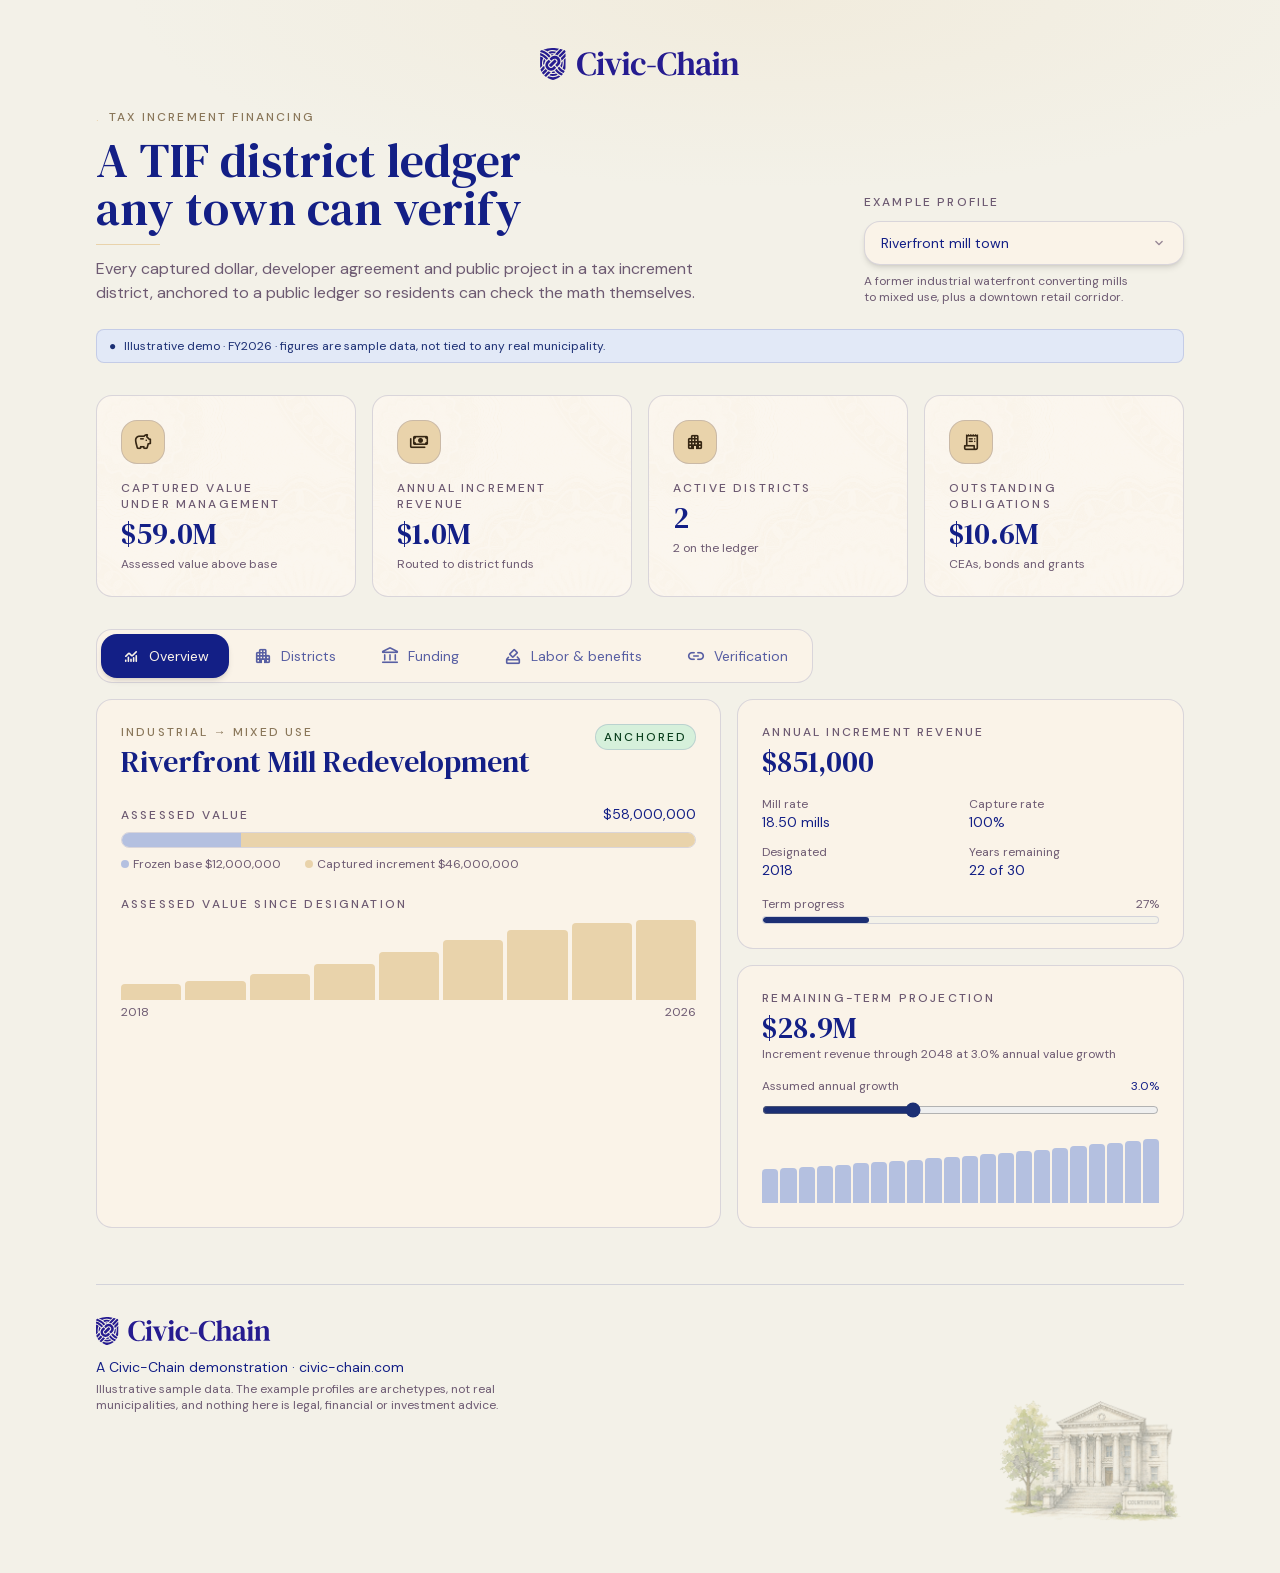
<file: index.html>
<!DOCTYPE html><html lang="en" class="dm_sans_d89fb377-module__B_rulq__variable dm_serif_text_f4016ba0-module__GzdR8q__variable materialsymbols_67d55a40-module__iyZNXq__variable"><head><meta charSet="utf-8"/><meta name="viewport" content="width=device-width, initial-scale=1"/><link rel="preload" href="/_next/static/media/19155629e56b2aed-s.p.1-yexets919qm.woff2" as="font" crossorigin="" type="font/woff2"/><link rel="preload" href="/_next/static/media/5c285b27cdda1fe8-s.p.2_mbdogr7ni8i.woff2" as="font" crossorigin="" type="font/woff2"/><link rel="preload" as="image" href="/brand/civic-logo-w-text-horizontal.svg"/><link rel="stylesheet" href="/_next/static/chunks/31x5f541qaan2.css" data-precedence="next"/><link rel="stylesheet" href="/_next/static/chunks/1pe9_2g4p2-42.css" data-precedence="next"/><link rel="preload" as="script" fetchPriority="low" href="/_next/static/chunks/1xfwz1-7t571r.js"/><script src="/_next/static/chunks/0n0rui61xd07d.js" async=""></script><script src="/_next/static/chunks/1zg5veasx51wb.js" async=""></script><script src="/_next/static/chunks/3j9pm5otqxm82.js" async=""></script><script src="/_next/static/chunks/turbopack-1zeeu1kulp8no.js" async=""></script><script src="/_next/static/chunks/1el5-48au3iai.js" async=""></script><script src="/_next/static/chunks/0wm80bg1n35hn.js" async=""></script><script src="/_next/static/chunks/22odb5hva3a4-.js" async=""></script><script src="/_next/static/chunks/19zwwwatzo_67.js" async=""></script><script src="/_next/static/chunks/1j52kcwpo0qx_.js" async=""></script><script src="/_next/static/chunks/1zw2zt8p-4kl0.js" async=""></script><script src="/_next/static/chunks/2supyykyu2zxa.js" async=""></script><script src="/_next/static/chunks/0-ec484au3zdn.js" async=""></script><link rel="preload" href="https://www.googletagmanager.com/gtag/js?id=G-XWG2R2RLM5" as="script"/><meta name="next-size-adjust" content=""/><title>Civic-Chain: Tax Increment Financing (Demo)</title><meta name="description" content="Town-agnostic Civic-Chain demo for tax increment financing: captured value, developer agreements, public projects and on-chain verification. Illustrative sample data."/><meta name="application-name" content="Civic-Chain"/><meta property="og:title" content="Civic-Chain | Transparent Municipal Procurement Platform"/><meta property="og:description" content="Civic-Chain is a municipal procurement platform designed for faster payments, transparent records, and clearer public spending."/><meta property="og:url" content="https://civic-chain.com"/><meta property="og:site_name" content="Civic-Chain"/><meta property="og:locale" content="en_US"/><meta property="og:image" content="https://civic-chain.com/brand/civic-chain-social-preview.webp"/><meta property="og:image:type" content="image/webp"/><meta property="og:image:width" content="3840"/><meta property="og:image:height" content="2160"/><meta property="og:image:alt" content="Civic-Chain logo beside a town hall illustration."/><meta property="og:type" content="website"/><meta name="twitter:card" content="summary_large_image"/><meta name="twitter:title" content="Civic-Chain | Transparent Municipal Procurement Platform"/><meta name="twitter:description" content="Civic-Chain is a municipal procurement platform designed for faster payments, transparent records, and clearer public spending."/><meta name="twitter:image" content="https://civic-chain.com/brand/civic-chain-social-preview.webp"/><meta name="twitter:image:alt" content="Civic-Chain logo beside a town hall illustration."/><meta name="twitter:image:type" content="image/webp"/><meta name="twitter:image:width" content="3840"/><meta name="twitter:image:height" content="2160"/><link rel="icon" href="/brand/favico.png" sizes="64x64" type="image/png"/><script src="/_next/static/chunks/0cz1d0mv5g_q7.js" noModule=""></script></head><body><div hidden=""><!--$--><!--/$--></div><script type="application/ld+json">{"@context":"https://schema.org","@type":"Organization","@id":"https://civic-chain.com/#organization","name":"Civic-Chain","url":"https://civic-chain.com","logo":"https://civic-chain.com/brand/civic-chain-logo.svg","description":"Civic-Chain is a municipal procurement platform designed for faster payments, transparent records, and clearer public spending.","founder":[{"@type":"Person","name":"Justin Harvey","jobTitle":"Chief Product Officer","sameAs":"https://www.linkedin.com/in/justin-harvey-cspo/"},{"@type":"Person","name":"Michael Stansfield","jobTitle":"Chief Executive Officer","sameAs":"https://www.linkedin.com/in/michael-s-9144b096/"},{"@type":"Person","name":"Daniel Durante","jobTitle":"Chief Technology Officer","sameAs":"https://www.linkedin.com/in/daniel-durante/"}]}</script><script type="application/ld+json">{"@context":"https://schema.org","@type":"WebSite","@id":"https://civic-chain.com/#website","name":"Civic-Chain","url":"https://civic-chain.com","description":"Civic-Chain is a municipal procurement platform designed for faster payments, transparent records, and clearer public spending.","publisher":{"@id":"https://civic-chain.com/#organization"}}</script><main class="mx-auto min-h-screen w-full max-w-6xl px-4 py-8 lg:px-8 lg:py-12"><header class="flex flex-col gap-6"><img alt="Civic-Chain" width="310" height="64" decoding="async" data-nimg="1" class="h-8 w-auto" style="color:transparent" src="/brand/civic-logo-w-text-horizontal.svg"/><div class="flex flex-col justify-between gap-5 md:flex-row md:items-end"><div class="max-w-2xl"><p class="captions inline-flex items-center gap-2 text-gold-600"><span aria-hidden="true" class="text-gold-300">.</span>Tax increment financing</p><h1 class="mt-2 h4 text-blue-900 lg:h3">A TIF district ledger any town can verify</h1><span aria-hidden="true" class="block h-px bg-gold-300 w-16 mt-3"></span><p class="mt-3 body text-slate-500">Every captured dollar, developer agreement and public project in a tax increment district, anchored to a public ledger so residents can check the math themselves.</p></div><div class="w-full max-w-xs"><label class="captions text-slate-500" for="tif-profile">Example profile</label><button type="button" role="combobox" aria-controls="radix-_R_1a5bsnnb_" aria-expanded="false" aria-autocomplete="none" dir="ltr" data-state="closed" class="shadow-md rounded-2xl flex min-h-11 w-full items-center justify-between whitespace-nowrap border border-blue-900/10 bg-cream-50 px-4 py-2 body-sm text-foreground data-[placeholder]:text-slate-500 focus:outline-none focus:ring-2 focus:ring-ring focus:ring-offset-2 focus:ring-offset-background disabled:cursor-not-allowed disabled:opacity-50 [&amp;&gt;span]:line-clamp-1 mt-2" id="tif-profile" aria-label="Example municipality profile"><span style="pointer-events:none"></span><span class="material-symbols-rounded icon-sz-xs h-4 w-4 text-slate-500 opacity-70" aria-hidden="true">expand_more</span></button><select aria-hidden="true" tabindex="-1" style="position:absolute;border:0;width:1px;height:1px;padding:0;margin:-1px;overflow:hidden;clip:rect(0, 0, 0, 0);white-space:nowrap;word-wrap:normal"></select><p class="mt-2 body-xs text-slate-500">A former industrial waterfront converting mills to mixed use, plus a downtown retail corridor.</p></div></div><div class="flex items-center gap-2 rounded-lg border border-blue-900/10 bg-blue-100 px-3 py-2 body-xs text-blue-700"><span aria-hidden="true">●</span><span>Illustrative demo · <!-- -->FY2026<!-- --> · figures are sample data, not tied to any real municipality.</span></div></header><div class="mt-8 grid gap-4 sm:grid-cols-2 lg:grid-cols-4"><div class="rounded-2xl surface-card border border-cream-300 bg-cream-50 text-blue-900 ctl-tone-cream surface-material surface-material-banknote p-5 lg:p-6"><span class="inline-flex shrink-0 items-center justify-center size-11 rounded-2xl border border-gold-800/45 bg-gold-300 text-gold-800"><span class="material-symbols-rounded icon-sz-sm" aria-hidden="true">savings</span></span><p class="mt-4 captions text-slate-500">Captured value under management</p><p class="mt-1 h4 tabular-nums text-blue-900">$59.0M</p><p class="mt-1 body-xs text-slate-500">Assessed value above base</p></div><div class="rounded-2xl surface-card border border-cream-300 bg-cream-50 text-blue-900 ctl-tone-cream surface-material surface-material-banknote p-5 lg:p-6"><span class="inline-flex shrink-0 items-center justify-center size-11 rounded-2xl border border-gold-800/45 bg-gold-300 text-gold-800"><span class="material-symbols-rounded icon-sz-sm" aria-hidden="true">payments</span></span><p class="mt-4 captions text-slate-500">Annual increment revenue</p><p class="mt-1 h4 tabular-nums text-blue-900">$1.0M</p><p class="mt-1 body-xs text-slate-500">Routed to district funds</p></div><div class="rounded-2xl surface-card border border-cream-300 bg-cream-50 text-blue-900 ctl-tone-cream surface-material surface-material-banknote p-5 lg:p-6"><span class="inline-flex shrink-0 items-center justify-center size-11 rounded-2xl border border-gold-800/45 bg-gold-300 text-gold-800"><span class="material-symbols-rounded icon-sz-sm" aria-hidden="true">apartment</span></span><p class="mt-4 captions text-slate-500">Active districts</p><p class="mt-1 h4 tabular-nums text-blue-900">2</p><p class="mt-1 body-xs text-slate-500">2 on the ledger</p></div><div class="rounded-2xl surface-card border border-cream-300 bg-cream-50 text-blue-900 ctl-tone-cream surface-material surface-material-banknote p-5 lg:p-6"><span class="inline-flex shrink-0 items-center justify-center size-11 rounded-2xl border border-gold-800/45 bg-gold-300 text-gold-800"><span class="material-symbols-rounded icon-sz-sm" aria-hidden="true">receipt_long</span></span><p class="mt-4 captions text-slate-500">Outstanding obligations</p><p class="mt-1 h4 tabular-nums text-blue-900">$10.6M</p><p class="mt-1 body-xs text-slate-500">CEAs, bonds and grants</p></div></div><section class="mt-8"><div class=""><div role="tablist" aria-label="TIF views" aria-orientation="horizontal" class="inline-flex flex-wrap gap-1 rounded-2xl border border-border bg-cream-50 ctl-tone-cream p-1"><button class="group/button inline-flex items-center justify-center gap-2 whitespace-nowrap font-medium outline-none transition-all duration-[var(--dur-fast)] ease-[var(--ease-soft)] focus-visible:ring-2 focus-visible:ring-ring focus-visible:ring-offset-2 focus-visible:ring-offset-background disabled:pointer-events-none disabled:opacity-50 motion-reduce:transition-none motion-reduce:hover:translate-y-0 motion-reduce:hover:scale-100 [&amp;_svg]:pointer-events-none [&amp;_svg]:size-4 shrink-0 rounded-2xl btn-filled shadow-md hover:shadow-lg active:shadow-md hover:-translate-y-0.5 hover:scale-[1.01] active:translate-y-0 active:scale-[0.985] h-11 px-5 body-sm" id="_R_dbsnnb_-tab-overview" type="button" role="tab" aria-selected="true" aria-controls="_R_dbsnnb_-panel-overview" tabindex="0"><span class="material-symbols-rounded icon-sz-sm" aria-hidden="true">monitoring</span>Overview</button><button class="group/button inline-flex items-center justify-center gap-2 whitespace-nowrap font-medium outline-none transition-all duration-[var(--dur-fast)] ease-[var(--ease-soft)] focus-visible:ring-2 focus-visible:ring-ring focus-visible:ring-offset-2 focus-visible:ring-offset-background disabled:pointer-events-none disabled:opacity-50 motion-reduce:transition-none motion-reduce:hover:translate-y-0 motion-reduce:hover:scale-100 [&amp;_svg]:pointer-events-none [&amp;_svg]:size-4 shrink-0 rounded-2xl btn-ghost active:scale-[0.985] h-11 px-5 body-sm" id="_R_dbsnnb_-tab-districts" type="button" role="tab" aria-selected="false" aria-controls="_R_dbsnnb_-panel-districts" tabindex="-1"><span class="material-symbols-rounded icon-sz-sm" aria-hidden="true">apartment</span>Districts</button><button class="group/button inline-flex items-center justify-center gap-2 whitespace-nowrap font-medium outline-none transition-all duration-[var(--dur-fast)] ease-[var(--ease-soft)] focus-visible:ring-2 focus-visible:ring-ring focus-visible:ring-offset-2 focus-visible:ring-offset-background disabled:pointer-events-none disabled:opacity-50 motion-reduce:transition-none motion-reduce:hover:translate-y-0 motion-reduce:hover:scale-100 [&amp;_svg]:pointer-events-none [&amp;_svg]:size-4 shrink-0 rounded-2xl btn-ghost active:scale-[0.985] h-11 px-5 body-sm" id="_R_dbsnnb_-tab-funding" type="button" role="tab" aria-selected="false" aria-controls="_R_dbsnnb_-panel-funding" tabindex="-1"><span class="material-symbols-rounded icon-sz-sm" aria-hidden="true">account_balance</span>Funding</button><button class="group/button inline-flex items-center justify-center gap-2 whitespace-nowrap font-medium outline-none transition-all duration-[var(--dur-fast)] ease-[var(--ease-soft)] focus-visible:ring-2 focus-visible:ring-ring focus-visible:ring-offset-2 focus-visible:ring-offset-background disabled:pointer-events-none disabled:opacity-50 motion-reduce:transition-none motion-reduce:hover:translate-y-0 motion-reduce:hover:scale-100 [&amp;_svg]:pointer-events-none [&amp;_svg]:size-4 shrink-0 rounded-2xl btn-ghost active:scale-[0.985] h-11 px-5 body-sm" id="_R_dbsnnb_-tab-labor" type="button" role="tab" aria-selected="false" aria-controls="_R_dbsnnb_-panel-labor" tabindex="-1"><span class="material-symbols-rounded icon-sz-sm" aria-hidden="true">how_to_vote</span>Labor &amp; benefits</button><button class="group/button inline-flex items-center justify-center gap-2 whitespace-nowrap font-medium outline-none transition-all duration-[var(--dur-fast)] ease-[var(--ease-soft)] focus-visible:ring-2 focus-visible:ring-ring focus-visible:ring-offset-2 focus-visible:ring-offset-background disabled:pointer-events-none disabled:opacity-50 motion-reduce:transition-none motion-reduce:hover:translate-y-0 motion-reduce:hover:scale-100 [&amp;_svg]:pointer-events-none [&amp;_svg]:size-4 shrink-0 rounded-2xl btn-ghost active:scale-[0.985] h-11 px-5 body-sm" id="_R_dbsnnb_-tab-verify" type="button" role="tab" aria-selected="false" aria-controls="_R_dbsnnb_-panel-verify" tabindex="-1"><span class="material-symbols-rounded icon-sz-sm" aria-hidden="true">link</span>Verification</button></div><div role="tabpanel" id="_R_dbsnnb_-panel-overview" aria-labelledby="_R_dbsnnb_-tab-overview" class="mt-4 body-sm text-current/70"><div class="grid gap-4 lg:grid-cols-[1.4fr_1fr]"><div class="rounded-2xl surface-card border border-cream-300 bg-cream-50 text-blue-900 ctl-tone-cream p-5 lg:p-6"><div class="flex flex-wrap items-start justify-between gap-3"><div><p class="captions text-gold-600">Industrial → mixed use</p><h2 class="mt-1 h4 text-blue-900">Riverfront Mill Redevelopment</h2></div><span class="inline-flex items-center gap-2 captions rounded-2xl border px-2 py-1 border-green-900/12 bg-green-100 text-green-900">Anchored</span></div><div class="mt-6"><div class="flex items-baseline justify-between"><p class="captions text-slate-500">Assessed value</p><p class="body-sm tabular-nums text-blue-900">$58,000,000</p></div><div class="mt-2 flex h-4 w-full overflow-hidden rounded-lg border border-blue-900/10"><div class="h-full bg-blue-300" style="width:20.689655172413794%" aria-hidden="true"></div><div class="h-full bg-gold-300" style="width:79.3103448275862%" aria-hidden="true"></div></div><div class="mt-2 flex flex-wrap gap-x-6 gap-y-1 body-xs text-slate-500"><span class="inline-flex items-center gap-1"><span class="inline-block size-2 rounded-full bg-blue-300" aria-hidden="true"></span>Frozen base <!-- -->$12,000,000</span><span class="inline-flex items-center gap-1"><span class="inline-block size-2 rounded-full bg-gold-300" aria-hidden="true"></span>Captured increment <!-- -->$46,000,000</span></div></div><div class="mt-6"><p class="captions text-slate-500">Assessed value since designation</p><div class="mt-2 flex h-20 items-end gap-1" role="img" aria-label="Assessed value rising since designation"><div class="flex-1 rounded-t-sm bg-gold-300" style="height:20%"></div><div class="flex-1 rounded-t-sm bg-gold-300" style="height:23.4375%"></div><div class="flex-1 rounded-t-sm bg-gold-300" style="height:32.5%"></div><div class="flex-1 rounded-t-sm bg-gold-300" style="height:45.3125%"></div><div class="flex-1 rounded-t-sm bg-gold-300" style="height:60%"></div><div class="flex-1 rounded-t-sm bg-gold-300" style="height:74.6875%"></div><div class="flex-1 rounded-t-sm bg-gold-300" style="height:87.5%"></div><div class="flex-1 rounded-t-sm bg-gold-300" style="height:96.5625%"></div><div class="flex-1 rounded-t-sm bg-gold-300" style="height:100%"></div></div><div class="mt-1 flex justify-between body-xs text-slate-500"><span class="tabular-nums">2018</span><span class="tabular-nums">2026</span></div></div></div><div class="grid gap-4"><div class="rounded-2xl surface-card border border-cream-300 bg-cream-50 text-blue-900 ctl-tone-cream p-5 lg:p-6"><p class="captions text-slate-500">Annual increment revenue</p><p class="mt-1 h4 tabular-nums text-blue-900">$851,000</p><dl class="mt-4 grid grid-cols-2 gap-x-4 gap-y-3 body-sm"><div><dt class="body-xs text-slate-500">Mill rate</dt><dd class="body-sm tabular-nums text-blue-900">18.50 mills</dd></div><div><dt class="body-xs text-slate-500">Capture rate</dt><dd class="body-sm tabular-nums text-blue-900">100%</dd></div><div><dt class="body-xs text-slate-500">Designated</dt><dd class="body-sm tabular-nums text-blue-900">2018</dd></div><div><dt class="body-xs text-slate-500">Years remaining</dt><dd class="body-sm tabular-nums text-blue-900">22 of 30</dd></div></dl><div class="mt-4"><div class="flex items-baseline justify-between body-xs text-slate-500"><span>Term progress</span><span class="tabular-nums">27%</span></div><div class="mt-1 h-2 w-full overflow-hidden rounded-full border border-blue-900/10 bg-cream-100"><div class="h-full rounded-full bg-blue-700" style="width:26.666666666666668%" aria-hidden="true"></div></div></div></div><div class="rounded-2xl surface-card border border-cream-300 bg-cream-50 text-blue-900 ctl-tone-cream p-5 lg:p-6"><p class="captions text-slate-500">Remaining-term projection</p><p class="mt-1 h4 tabular-nums text-blue-900">$28.9M</p><p class="body-xs text-slate-500">Increment revenue through <!-- -->2048<!-- --> at<!-- --> <!-- -->3.0%<!-- --> annual value growth</p><label class="mt-4 flex items-center justify-between body-xs text-slate-500" for="tif-growth"><span>Assumed annual growth</span><span class="tabular-nums text-blue-900">3.0%</span></label><input id="tif-growth" type="range" min="0" max="8" step="0.5" class="mt-2 w-full accent-blue-700" value="3"/><div class="mt-4 flex h-16 items-end gap-0.5" aria-hidden="true"><div class="flex-1 rounded-t-sm bg-blue-300" style="height:53.34133696896658%" title="2027: $883,190"></div><div class="flex-1 rounded-t-sm bg-blue-300" style="height:54.968407436410686%" title="2028: $916,346"></div><div class="flex-1 rounded-t-sm bg-blue-300" style="height:56.64429001787812%" title="2029: $950,496"></div><div class="flex-1 rounded-t-sm bg-blue-300" style="height:58.37044907678958%" title="2030: $985,671"></div><div class="flex-1 rounded-t-sm bg-blue-300" style="height:60.148392907468384%" title="2031: $1,021,901"></div><div class="flex-1 rounded-t-sm bg-blue-300" style="height:61.97967505306756%" title="2032: $1,059,218"></div><div class="flex-1 rounded-t-sm bg-blue-300" style="height:63.8658956630347%" title="2033: $1,097,655"></div><div class="flex-1 rounded-t-sm bg-blue-300" style="height:65.80870289130085%" title="2034: $1,137,244"></div><div class="flex-1 rounded-t-sm bg-blue-300" style="height:67.809794336415%" title="2035: $1,178,022"></div><div class="flex-1 rounded-t-sm bg-blue-300" style="height:69.87091852488254%" title="2036: $1,220,022"></div><div class="flex-1 rounded-t-sm bg-blue-300" style="height:71.99387643900414%" title="2037: $1,263,283"></div><div class="flex-1 rounded-t-sm bg-blue-300" style="height:74.18052309054937%" title="2038: $1,307,841"></div><div class="flex-1 rounded-t-sm bg-blue-300" style="height:76.43276914164097%" title="2039: $1,353,737"></div><div class="flex-1 rounded-t-sm bg-blue-300" style="height:78.75258257426532%" title="2040: $1,401,009"></div><div class="flex-1 rounded-t-sm bg-blue-300" style="height:81.1419904098684%" title="2041: $1,449,699"></div><div class="flex-1 rounded-t-sm bg-blue-300" style="height:83.60308048053956%" title="2042: $1,499,850"></div><div class="flex-1 rounded-t-sm bg-blue-300" style="height:86.13800325333088%" title="2043: $1,551,506"></div><div class="flex-1 rounded-t-sm bg-blue-300" style="height:88.74897370930591%" title="2044: $1,604,711"></div><div class="flex-1 rounded-t-sm bg-blue-300" style="height:91.43827327896021%" title="2045: $1,659,512"></div><div class="flex-1 rounded-t-sm bg-blue-300" style="height:94.20825183570415%" title="2046: $1,715,957"></div><div class="flex-1 rounded-t-sm bg-blue-300" style="height:97.06132974915037%" title="2047: $1,774,096"></div><div class="flex-1 rounded-t-sm bg-blue-300" style="height:100%" title="2048: $1,833,979"></div></div></div></div></div></div></div></section><footer class="relative mt-14 overflow-hidden border-t border-blue-900/10 pt-8"><div class="relative z-10 max-w-xl"><img alt="Civic-Chain" loading="lazy" width="310" height="64" decoding="async" data-nimg="1" class="h-7 w-auto" style="color:transparent" src="/brand/civic-logo-w-text-horizontal.svg"/><p class="mt-3 body-sm text-blue-900">A Civic-Chain demonstration · civic-chain.com</p><p class="mt-1 body-xs text-slate-500">Illustrative sample data. The example profiles are archetypes, not real municipalities, and nothing here is legal, financial or investment advice.</p></div><div aria-hidden="true" class="hidden h-28 lg:block"></div><div aria-hidden="true" class="pointer-events-none absolute bottom-0 right-0 hidden h-32 w-1/3 lg:block"><img alt="" loading="lazy" decoding="async" data-nimg="fill" class="object-contain object-right-bottom opacity-50 mix-blend-multiply" style="position:absolute;height:100%;width:100%;left:0;top:0;right:0;bottom:0;color:transparent" src="/design-assets/scenes-colored/colored-random-classical-courthouse-tree-line-art.webp"/></div></footer></main><!--$--><!--/$--><script src="/_next/static/chunks/1xfwz1-7t571r.js" id="_R_" async=""></script><script>(self.__next_f=self.__next_f||[]).push([0])</script><script>self.__next_f.push([1,"1:\"$Sreact.fragment\"\n2:I[39756,[\"/_next/static/chunks/1el5-48au3iai.js\",\"/_next/static/chunks/0wm80bg1n35hn.js\"],\"default\"]\n3:I[37457,[\"/_next/static/chunks/1el5-48au3iai.js\",\"/_next/static/chunks/0wm80bg1n35hn.js\"],\"default\"]\n4:I[79520,[\"/_next/static/chunks/1el5-48au3iai.js\",\"/_next/static/chunks/0wm80bg1n35hn.js\"],\"\"]\n9:I[68027,[\"/_next/static/chunks/1el5-48au3iai.js\",\"/_next/static/chunks/0wm80bg1n35hn.js\"],\"default\",1]\n:HL[\"/_next/static/chunks/31x5f541qaan2.css\",\"style\"]\n:HL[\"/_next/static/chunks/1pe9_2g4p2-42.css\",\"style\"]\n:HL[\"/_next/static/media/19155629e56b2aed-s.p.1-yexets919qm.woff2\",\"font\",{\"crossOrigin\":\"\",\"type\":\"font/woff2\"}]\n:HL[\"/_next/static/media/5c285b27cdda1fe8-s.p.2_mbdogr7ni8i.woff2\",\"font\",{\"crossOrigin\":\"\",\"type\":\"font/woff2\"}]\n"])</script><script>self.__next_f.push([1,"0:{\"P\":null,\"c\":[\"\",\"tif\"],\"q\":\"\",\"i\":false,\"f\":[[[\"\",{\"children\":[\"tif\",{\"children\":[\"__PAGE__\",{}]}]},\"$undefined\",\"$undefined\",16],[[\"$\",\"$1\",\"c\",{\"children\":[[[\"$\",\"link\",\"0\",{\"rel\":\"stylesheet\",\"href\":\"/_next/static/chunks/31x5f541qaan2.css\",\"precedence\":\"next\",\"crossOrigin\":\"$undefined\",\"nonce\":\"$undefined\"}],[\"$\",\"link\",\"1\",{\"rel\":\"stylesheet\",\"href\":\"/_next/static/chunks/1pe9_2g4p2-42.css\",\"precedence\":\"next\",\"crossOrigin\":\"$undefined\",\"nonce\":\"$undefined\"}],[\"$\",\"script\",\"script-0\",{\"src\":\"/_next/static/chunks/1el5-48au3iai.js\",\"async\":true,\"nonce\":\"$undefined\"}],[\"$\",\"script\",\"script-1\",{\"src\":\"/_next/static/chunks/0wm80bg1n35hn.js\",\"async\":true,\"nonce\":\"$undefined\"}]],[\"$\",\"html\",null,{\"lang\":\"en\",\"className\":\"dm_sans_d89fb377-module__B_rulq__variable dm_serif_text_f4016ba0-module__GzdR8q__variable materialsymbols_67d55a40-module__iyZNXq__variable\",\"suppressHydrationWarning\":true,\"children\":[\"$\",\"body\",null,{\"suppressHydrationWarning\":true,\"children\":[[\"$\",\"script\",null,{\"type\":\"application/ld+json\",\"dangerouslySetInnerHTML\":{\"__html\":\"{\\\"@context\\\":\\\"https://schema.org\\\",\\\"@type\\\":\\\"Organization\\\",\\\"@id\\\":\\\"https://civic-chain.com/#organization\\\",\\\"name\\\":\\\"Civic-Chain\\\",\\\"url\\\":\\\"https://civic-chain.com\\\",\\\"logo\\\":\\\"https://civic-chain.com/brand/civic-chain-logo.svg\\\",\\\"description\\\":\\\"Civic-Chain is a municipal procurement platform designed for faster payments, transparent records, and clearer public spending.\\\",\\\"founder\\\":[{\\\"@type\\\":\\\"Person\\\",\\\"name\\\":\\\"Justin Harvey\\\",\\\"jobTitle\\\":\\\"Chief Product Officer\\\",\\\"sameAs\\\":\\\"https://www.linkedin.com/in/justin-harvey-cspo/\\\"},{\\\"@type\\\":\\\"Person\\\",\\\"name\\\":\\\"Michael Stansfield\\\",\\\"jobTitle\\\":\\\"Chief Executive Officer\\\",\\\"sameAs\\\":\\\"https://www.linkedin.com/in/michael-s-9144b096/\\\"},{\\\"@type\\\":\\\"Person\\\",\\\"name\\\":\\\"Daniel Durante\\\",\\\"jobTitle\\\":\\\"Chief Technology Officer\\\",\\\"sameAs\\\":\\\"https://www.linkedin.com/in/daniel-durante/\\\"}]}\"}}],[\"$\",\"script\",null,{\"type\":\"application/ld+json\",\"dangerouslySetInnerHTML\":{\"__html\":\"{\\\"@context\\\":\\\"https://schema.org\\\",\\\"@type\\\":\\\"WebSite\\\",\\\"@id\\\":\\\"https://civic-chain.com/#website\\\",\\\"name\\\":\\\"Civic-Chain\\\",\\\"url\\\":\\\"https://civic-chain.com\\\",\\\"description\\\":\\\"Civic-Chain is a municipal procurement platform designed for faster payments, transparent records, and clearer public spending.\\\",\\\"publisher\\\":{\\\"@id\\\":\\\"https://civic-chain.com/#organization\\\"}}\"}}],[\"$\",\"$L2\",null,{\"parallelRouterKey\":\"children\",\"error\":\"$undefined\",\"errorStyles\":\"$undefined\",\"errorScripts\":\"$undefined\",\"template\":[\"$\",\"$L3\",null,{}],\"templateStyles\":\"$undefined\",\"templateScripts\":\"$undefined\",\"notFound\":[[[\"$\",\"title\",null,{\"children\":\"404: This page could not be found.\"}],[\"$\",\"div\",null,{\"style\":{\"fontFamily\":\"system-ui,\\\"Segoe UI\\\",Roboto,Helvetica,Arial,sans-serif,\\\"Apple Color Emoji\\\",\\\"Segoe UI Emoji\\\"\",\"height\":\"100vh\",\"textAlign\":\"center\",\"display\":\"flex\",\"flexDirection\":\"column\",\"alignItems\":\"center\",\"justifyContent\":\"center\"},\"children\":[\"$\",\"div\",null,{\"children\":[[\"$\",\"style\",null,{\"dangerouslySetInnerHTML\":{\"__html\":\"body{color:#000;background:#fff;margin:0}.next-error-h1{border-right:1px solid rgba(0,0,0,.3)}@media (prefers-color-scheme:dark){body{color:#fff;background:#000}.next-error-h1{border-right:1px solid rgba(255,255,255,.3)}}\"}}],[\"$\",\"h1\",null,{\"className\":\"next-error-h1\",\"style\":{\"display\":\"inline-block\",\"margin\":\"0 20px 0 0\",\"padding\":\"0 23px 0 0\",\"fontSize\":24,\"fontWeight\":500,\"verticalAlign\":\"top\",\"lineHeight\":\"49px\"},\"children\":404}],[\"$\",\"div\",null,{\"style\":{\"display\":\"inline-block\"},\"children\":[\"$\",\"h2\",null,{\"style\":{\"fontSize\":14,\"fontWeight\":400,\"lineHeight\":\"49px\",\"margin\":0},\"children\":\"This page could not be found.\"}]}]]}]}]],[]],\"forbidden\":\"$undefined\",\"unauthorized\":\"$undefined\"}],[\"$\",\"$L4\",null,{\"src\":\"https://www.googletagmanager.com/gtag/js?id=G-XWG2R2RLM5\",\"strategy\":\"afterInteractive\"}],[\"$\",\"$L4\",null,{\"id\":\"gtag-init\",\"strategy\":\"afterInteractive\",\"children\":\"\\n          window.dataLayer = window.dataLayer || [];\\n          function gtag(){dataLayer.push(arguments);}\\n          gtag('js', new Date());\\n          gtag('config', 'G-XWG2R2RLM5');\\n        \"}],[\"$\",\"$L4\",null,{\"id\":\"ms-clarity\",\"strategy\":\"afterInteractive\",\"children\":\"\\n          (function(c,l,a,r,i,t,y){\\n              c[a]=c[a]||function(){(c[a].q=c[a].q||[]).push(arguments)};\\n              t=l.createElement(r);t.async=1;t.src=\\\"https://www.clarity.ms/tag/\\\"+i;\\n              y=l.getElementsByTagName(r)[0];y.parentNode.insertBefore(t,y);\\n          })(window, document, \\\"clarity\\\", \\\"script\\\", \\\"yp4mywizrt\\\");\\n        \"}]]}]}]]}],{\"children\":[\"$L5\",{\"children\":[\"$L6\",{},null,false,null]},null,false,\"$@7\"]},null,false,null],\"$L8\",false]],\"m\":\"$undefined\",\"G\":[\"$9\",[\"$La\",\"$Lb\"]],\"S\":true,\"h\":null,\"s\":\"$undefined\",\"l\":\"$undefined\",\"p\":\"$undefined\",\"d\":\"$undefined\",\"b\":\"5yWzazqQp_tJ5XrDsvGeo\"}\n"])</script><script>self.__next_f.push([1,"c:I[84134,[\"/_next/static/chunks/1el5-48au3iai.js\",\"/_next/static/chunks/0wm80bg1n35hn.js\",\"/_next/static/chunks/22odb5hva3a4-.js\",\"/_next/static/chunks/19zwwwatzo_67.js\",\"/_next/static/chunks/1j52kcwpo0qx_.js\",\"/_next/static/chunks/1zw2zt8p-4kl0.js\",\"/_next/static/chunks/2supyykyu2zxa.js\",\"/_next/static/chunks/0-ec484au3zdn.js\"],\"TifDemo\"]\nd:I[97367,[\"/_next/static/chunks/1el5-48au3iai.js\",\"/_next/static/chunks/0wm80bg1n35hn.js\"],\"OutletBoundary\"]\ne:\"$Sreact.suspense\"\n11:I[97367,[\"/_next/static/chunks/1el5-48au3iai.js\",\"/_next/static/chunks/0wm80bg1n35hn.js\"],\"ViewportBoundary\"]\n13:I[97367,[\"/_next/static/chunks/1el5-48au3iai.js\",\"/_next/static/chunks/0wm80bg1n35hn.js\"],\"MetadataBoundary\"]\n5:[\"$\",\"$1\",\"c\",{\"children\":[null,[\"$\",\"$L2\",null,{\"parallelRouterKey\":\"children\",\"error\":\"$undefined\",\"errorStyles\":\"$undefined\",\"errorScripts\":\"$undefined\",\"template\":[\"$\",\"$L3\",null,{}],\"templateStyles\":\"$undefined\",\"templateScripts\":\"$undefined\",\"notFound\":\"$undefined\",\"forbidden\":\"$undefined\",\"unauthorized\":\"$undefined\"}]]}]\n6:[\"$\",\"$1\",\"c\",{\"children\":[[\"$\",\"$Lc\",null,{}],[[\"$\",\"script\",\"script-0\",{\"src\":\"/_next/static/chunks/22odb5hva3a4-.js\",\"async\":true,\"nonce\":\"$undefined\"}],[\"$\",\"script\",\"script-1\",{\"src\":\"/_next/static/chunks/19zwwwatzo_67.js\",\"async\":true,\"nonce\":\"$undefined\"}],[\"$\",\"script\",\"script-2\",{\"src\":\"/_next/static/chunks/1j52kcwpo0qx_.js\",\"async\":true,\"nonce\":\"$undefined\"}],[\"$\",\"script\",\"script-3\",{\"src\":\"/_next/static/chunks/1zw2zt8p-4kl0.js\",\"async\":true,\"nonce\":\"$undefined\"}],[\"$\",\"script\",\"script-4\",{\"src\":\"/_next/static/chunks/2supyykyu2zxa.js\",\"async\":true,\"nonce\":\"$undefined\"}],[\"$\",\"script\",\"script-5\",{\"src\":\"/_next/static/chunks/0-ec484au3zdn.js\",\"async\":true,\"nonce\":\"$undefined\"}]],[\"$\",\"$Ld\",null,{\"children\":[\"$\",\"$e\",null,{\"name\":\"Next.MetadataOutlet\",\"children\":\"$@f\"}]}]]}]\n10:[]\n7:\"$W10\"\n8:[\"$\",\"$1\",\"h\",{\"children\":[null,[\"$\",\"$L11\",null,{\"children\":\"$L12\"}],[\"$\",\"div\",null,{\"hidden\":true,\"children\":[\"$\",\"$L13\",null,{\"children\":[\"$\",\"$e\",null,{\"name\":\"Next.Metadata\",\"children\":\"$L14\"}]}]}],[\"$\",\"meta\",null,{\"name\":\"next-size-adjust\",\"content\":\"\"}]]}]\na:[\"$\",\"link\",\"0\",{\"rel\":\"stylesheet\",\"href\":\"/_next/static/chunks/31x5f541qaan2.css\",\"precedence\":\"next\",\"crossOrigin\":\"$undefined\",\"nonce\":\"$undefined\"}]\nb:[\"$\",\"link\",\"1\",{\"rel\":\"stylesheet\",\"href\":\"/_next/static/chunks/1pe9_2g4p2-42.css\",\"precedence\":\"next\",\"crossOrigin\":\"$undefined\",\"nonce\":\"$undefined\"}]\n"])</script><script>self.__next_f.push([1,"12:[[\"$\",\"meta\",\"0\",{\"charSet\":\"utf-8\"}],[\"$\",\"meta\",\"1\",{\"name\":\"viewport\",\"content\":\"width=device-width, initial-scale=1\"}]]\n"])</script><script>self.__next_f.push([1,"15:I[27201,[\"/_next/static/chunks/1el5-48au3iai.js\",\"/_next/static/chunks/0wm80bg1n35hn.js\"],\"IconMark\"]\nf:null\n"])</script><script>self.__next_f.push([1,"14:[[\"$\",\"title\",\"0\",{\"children\":\"Civic-Chain: Tax Increment Financing (Demo)\"}],[\"$\",\"meta\",\"1\",{\"name\":\"description\",\"content\":\"Town-agnostic Civic-Chain demo for tax increment financing: captured value, developer agreements, public projects and on-chain verification. Illustrative sample data.\"}],[\"$\",\"meta\",\"2\",{\"name\":\"application-name\",\"content\":\"Civic-Chain\"}],[\"$\",\"meta\",\"3\",{\"property\":\"og:title\",\"content\":\"Civic-Chain | Transparent Municipal Procurement Platform\"}],[\"$\",\"meta\",\"4\",{\"property\":\"og:description\",\"content\":\"Civic-Chain is a municipal procurement platform designed for faster payments, transparent records, and clearer public spending.\"}],[\"$\",\"meta\",\"5\",{\"property\":\"og:url\",\"content\":\"https://civic-chain.com\"}],[\"$\",\"meta\",\"6\",{\"property\":\"og:site_name\",\"content\":\"Civic-Chain\"}],[\"$\",\"meta\",\"7\",{\"property\":\"og:locale\",\"content\":\"en_US\"}],[\"$\",\"meta\",\"8\",{\"property\":\"og:image\",\"content\":\"https://civic-chain.com/brand/civic-chain-social-preview.webp\"}],[\"$\",\"meta\",\"9\",{\"property\":\"og:image:type\",\"content\":\"image/webp\"}],[\"$\",\"meta\",\"10\",{\"property\":\"og:image:width\",\"content\":\"3840\"}],[\"$\",\"meta\",\"11\",{\"property\":\"og:image:height\",\"content\":\"2160\"}],[\"$\",\"meta\",\"12\",{\"property\":\"og:image:alt\",\"content\":\"Civic-Chain logo beside a town hall illustration.\"}],[\"$\",\"meta\",\"13\",{\"property\":\"og:type\",\"content\":\"website\"}],[\"$\",\"meta\",\"14\",{\"name\":\"twitter:card\",\"content\":\"summary_large_image\"}],[\"$\",\"meta\",\"15\",{\"name\":\"twitter:title\",\"content\":\"Civic-Chain | Transparent Municipal Procurement Platform\"}],[\"$\",\"meta\",\"16\",{\"name\":\"twitter:description\",\"content\":\"Civic-Chain is a municipal procurement platform designed for faster payments, transparent records, and clearer public spending.\"}],[\"$\",\"meta\",\"17\",{\"name\":\"twitter:image\",\"content\":\"https://civic-chain.com/brand/civic-chain-social-preview.webp\"}],[\"$\",\"meta\",\"18\",{\"name\":\"twitter:image:alt\",\"content\":\"Civic-Chain logo beside a town hall illustration.\"}],[\"$\",\"meta\",\"19\",{\"name\":\"twitter:image:type\",\"content\":\"image/webp\"}],[\"$\",\"meta\",\"20\",{\"name\":\"twitter:image:width\",\"content\":\"3840\"}],[\"$\",\"meta\",\"21\",{\"name\":\"twitter:image:height\",\"content\":\"2160\"}],[\"$\",\"link\",\"22\",{\"rel\":\"icon\",\"href\":\"/brand/favico.png\",\"sizes\":\"64x64\",\"type\":\"image/png\"}],[\"$\",\"$L15\",\"23\",{}]]\n"])</script></body></html>
</file>
<file: _next/static/chunks/31x5f541qaan2.css>
@font-face{font-family:DM Sans;font-style:normal;font-weight:100 1000;font-display:swap;src:url(../media/c3cb240f9c892514-s.3z_x6eowsw16y.woff2)format("woff2");unicode-range:U+100-2BA,U+2BD-2C5,U+2C7-2CC,U+2CE-2D7,U+2DD-2FF,U+304,U+308,U+329,U+1D00-1DBF,U+1E00-1E9F,U+1EF2-1EFF,U+2020,U+20A0-20AB,U+20AD-20C4,U+2113,U+2C60-2C7F,U+A720-A7FF}@font-face{font-family:DM Sans;font-style:normal;font-weight:100 1000;font-display:swap;src:url(../media/5c285b27cdda1fe8-s.p.2_mbdogr7ni8i.woff2)format("woff2");unicode-range:U+??,U+131,U+152-153,U+2BB-2BC,U+2C6,U+2DA,U+2DC,U+304,U+308,U+329,U+2000-206F,U+20AC,U+2122,U+2191,U+2193,U+2212,U+2215,U+FEFF,U+FFFD}@font-face{font-family:DM Sans Fallback;src:local(Arial);ascent-override:94.9%;descent-override:29.66%;line-gap-override:0.0%;size-adjust:104.53%}.dm_sans_d89fb377-module__B_rulq__className{font-family:DM Sans,DM Sans Fallback;font-style:normal}.dm_sans_d89fb377-module__B_rulq__variable{--font-dm-sans:"DM Sans", "DM Sans Fallback"}
@font-face{font-family:DM Serif Text;font-style:normal;font-weight:400;font-display:swap;src:url(../media/5f4ff8d7b0e8a26d-s.3nd3skvw9mw41.woff2)format("woff2");unicode-range:U+100-2BA,U+2BD-2C5,U+2C7-2CC,U+2CE-2D7,U+2DD-2FF,U+304,U+308,U+329,U+1D00-1DBF,U+1E00-1E9F,U+1EF2-1EFF,U+2020,U+20A0-20AB,U+20AD-20C4,U+2113,U+2C60-2C7F,U+A720-A7FF}@font-face{font-family:DM Serif Text;font-style:normal;font-weight:400;font-display:swap;src:url(../media/19155629e56b2aed-s.p.1-yexets919qm.woff2)format("woff2");unicode-range:U+??,U+131,U+152-153,U+2BB-2BC,U+2C6,U+2DA,U+2DC,U+304,U+308,U+329,U+2000-206F,U+20AC,U+2122,U+2191,U+2193,U+2212,U+2215,U+FEFF,U+FFFD}@font-face{font-family:DM Serif Text Fallback;src:local(Times New Roman);ascent-override:94.79%;descent-override:30.65%;line-gap-override:0.0%;size-adjust:109.29%}.dm_serif_text_f4016ba0-module__GzdR8q__className{font-family:DM Serif Text,DM Serif Text Fallback;font-style:normal;font-weight:400}.dm_serif_text_f4016ba0-module__GzdR8q__variable{--font-dm-serif-text:"DM Serif Text", "DM Serif Text Fallback"}
@font-face{font-family:materialSymbols;src:url(../media/material_symbols_rounded-s.2hk6cvb2kwivb.woff2)format("woff2");font-display:block;font-weight:100 700}@font-face{font-family:materialSymbols Fallback;src:local(Arial);ascent-override:50.19%;descent-override:4.56%;line-gap-override:0.0%;size-adjust:219.15%}.materialsymbols_67d55a40-module__iyZNXq__className{font-family:materialSymbols,materialSymbols Fallback}.materialsymbols_67d55a40-module__iyZNXq__variable{--font-material-symbols:"materialSymbols", "materialSymbols Fallback"}
</file>
<file: _next/static/chunks/1pe9_2g4p2-42.css>
@layer properties{@supports (((-webkit-hyphens:none)) and (not (margin-trim:inline))) or ((-moz-orient:inline) and (not (color:rgb(from red r g b)))){*,:before,:after,::backdrop{--tw-translate-x:0;--tw-translate-y:0;--tw-translate-z:0;--tw-rotate-x:initial;--tw-rotate-y:initial;--tw-rotate-z:initial;--tw-skew-x:initial;--tw-skew-y:initial;--tw-divide-y-reverse:0;--tw-border-style:solid;--tw-gradient-position:initial;--tw-gradient-from:#0000;--tw-gradient-via:#0000;--tw-gradient-to:#0000;--tw-gradient-stops:initial;--tw-gradient-via-stops:initial;--tw-gradient-from-position:0%;--tw-gradient-via-position:50%;--tw-gradient-to-position:100%;--tw-leading:initial;--tw-font-weight:initial;--tw-tracking:initial;--tw-ordinal:initial;--tw-slashed-zero:initial;--tw-numeric-figure:initial;--tw-numeric-spacing:initial;--tw-numeric-fraction:initial;--tw-shadow:0 0 #0000;--tw-shadow-color:initial;--tw-shadow-alpha:100%;--tw-inset-shadow:0 0 #0000;--tw-inset-shadow-color:initial;--tw-inset-shadow-alpha:100%;--tw-ring-color:initial;--tw-ring-shadow:0 0 #0000;--tw-inset-ring-color:initial;--tw-inset-ring-shadow:0 0 #0000;--tw-ring-inset:initial;--tw-ring-offset-width:0px;--tw-ring-offset-color:#fff;--tw-ring-offset-shadow:0 0 #0000;--tw-outline-style:solid;--tw-blur:initial;--tw-brightness:initial;--tw-contrast:initial;--tw-grayscale:initial;--tw-hue-rotate:initial;--tw-invert:initial;--tw-opacity:initial;--tw-saturate:initial;--tw-sepia:initial;--tw-drop-shadow:initial;--tw-drop-shadow-color:initial;--tw-drop-shadow-alpha:100%;--tw-drop-shadow-size:initial;--tw-backdrop-blur:initial;--tw-backdrop-brightness:initial;--tw-backdrop-contrast:initial;--tw-backdrop-grayscale:initial;--tw-backdrop-hue-rotate:initial;--tw-backdrop-invert:initial;--tw-backdrop-opacity:initial;--tw-backdrop-saturate:initial;--tw-backdrop-sepia:initial;--tw-duration:initial;--tw-ease:initial;--tw-content:"";--tw-scale-x:1;--tw-scale-y:1;--tw-scale-z:1}}}@layer theme{:root,:host{--font-sans:var(--font-sans);--font-serif:ui-serif, Georgia, Cambria, "Times New Roman", Times, serif;--font-mono:ui-monospace, SFMono-Regular, Menlo, Monaco, Consolas, "Liberation Mono", "Courier New", monospace;--color-red-900:#82181a;--color-emerald-50:#ecfdf5;--color-emerald-200:#a4f4cf;--color-emerald-400:#00d294;--color-emerald-600:#009767;--color-emerald-700:#007956;--color-emerald-800:#005f46;--color-blue-400:#54a2ff;--color-blue-800:#193cb8;--color-blue-950:#162456;--color-slate-50:#f8fafc;--color-slate-600:#45556c;--color-slate-800:#1d293d;--color-white:#fff;--spacing:.25rem;--container-xs:20rem;--container-sm:24rem;--container-md:28rem;--container-lg:32rem;--container-xl:36rem;--container-2xl:42rem;--container-3xl:48rem;--container-4xl:56rem;--container-5xl:64rem;--container-6xl:72rem;--text-xs:.75rem;--text-xs--line-height:calc(1 / .75);--text-sm:.875rem;--text-sm--line-height:calc(1.25 / .875);--text-base:1rem;--text-base--line-height:calc(1.5 / 1);--text-lg:1.125rem;--text-lg--line-height:calc(1.75 / 1.125);--text-xl:1.25rem;--text-xl--line-height:calc(1.75 / 1.25);--text-2xl:1.5rem;--text-2xl--line-height:calc(2 / 1.5);--text-3xl:1.875rem;--text-3xl--line-height:calc(2.25 / 1.875);--text-4xl:2.25rem;--text-4xl--line-height:calc(2.5 / 2.25);--text-5xl:3rem;--text-5xl--line-height:1;--text-6xl:3.75rem;--text-6xl--line-height:1;--text-8xl:6rem;--text-8xl--line-height:1;--font-weight-normal:400;--font-weight-medium:500;--font-weight-semibold:600;--font-weight-bold:700;--tracking-tight:-.025em;--tracking-normal:0em;--tracking-wide:.025em;--tracking-wider:.05em;--tracking-widest:.1em;--leading-tight:1.25;--leading-snug:1.375;--leading-relaxed:1.625;--radius-sm:.25rem;--radius-md:.375rem;--radius-lg:.5rem;--radius-xl:.75rem;--radius-2xl:1rem;--shadow-xl:0 20px 25px -5px #0000001a, 0 8px 10px -6px #0000001a;--ease-out:cubic-bezier(0, 0, .2, 1);--animate-spin:spin 1s linear infinite;--animate-pulse:pulse 2s cubic-bezier(.4, 0, .6, 1) infinite;--animate-bounce:bounce 1s infinite;--blur-sm:8px;--blur-md:12px;--default-transition-duration:.15s;--default-transition-timing-function:cubic-bezier(.4, 0, .2, 1);--default-font-family:var(--font-sans);--default-mono-font-family:var(--font-mono);--font-display:var(--font-display)}@supports (color:lab(0% 0 0)){:root,:host{--color-red-900:lab(28.5139% 44.5539 29.0463);--color-emerald-50:lab(97.8462% -6.94966 1.85487);--color-emerald-200:lab(90.2247% -31.039 9.47084);--color-emerald-400:lab(75.0771% -60.7313 19.4147);--color-emerald-600:lab(55.0481% -49.9246 15.93);--color-emerald-700:lab(44.4871% -41.0396 11.0361);--color-emerald-800:lab(35.3675% -33.1188 8.04002);--color-blue-400:lab(65.0361% -1.42065 -56.9802);--color-blue-800:lab(30.2514% 27.7853 -70.2699);--color-blue-950:lab(15.6723% 8.86232 -32.2945);--color-slate-50:lab(98.1434% -.369519 -1.05966);--color-slate-600:lab(35.5623% -1.74978 -15.4316);--color-slate-800:lab(16.132% -.318035 -14.6672)}}}@layer base{*,:after,:before,::backdrop{box-sizing:border-box;border:0 solid;margin:0;padding:0}::file-selector-button{box-sizing:border-box;border:0 solid;margin:0;padding:0}html,:host{-webkit-text-size-adjust:100%;tab-size:4;line-height:1.5;font-family:var(--default-font-family,ui-sans-serif, system-ui, sans-serif, "Apple Color Emoji", "Segoe UI Emoji", "Segoe UI Symbol", "Noto Color Emoji");font-feature-settings:var(--default-font-feature-settings,normal);font-variation-settings:var(--default-font-variation-settings,normal);-webkit-tap-highlight-color:transparent}hr{height:0;color:inherit;border-top-width:1px}abbr:where([title]){-webkit-text-decoration:underline dotted;text-decoration:underline dotted}h1,h2,h3,h4,h5,h6{font-size:inherit;font-weight:inherit}a{color:inherit;-webkit-text-decoration:inherit;-webkit-text-decoration:inherit;-webkit-text-decoration:inherit;-webkit-text-decoration:inherit;text-decoration:inherit}b,strong{font-weight:bolder}code,kbd,samp,pre{font-family:var(--default-mono-font-family,ui-monospace, SFMono-Regular, Menlo, Monaco, Consolas, "Liberation Mono", "Courier New", monospace);font-feature-settings:var(--default-mono-font-feature-settings,normal);font-variation-settings:var(--default-mono-font-variation-settings,normal);font-size:1em}small{font-size:80%}sub,sup{vertical-align:baseline;font-size:75%;line-height:0;position:relative}sub{bottom:-.25em}sup{top:-.5em}table{text-indent:0;border-color:inherit;border-collapse:collapse}:-moz-focusring{outline:auto}progress{vertical-align:baseline}summary{display:list-item}ol,ul,menu{list-style:none}img,svg,video,canvas,audio,iframe,embed,object{vertical-align:middle;display:block}img,video{max-width:100%;height:auto}button,input,select,optgroup,textarea{font:inherit;font-feature-settings:inherit;font-variation-settings:inherit;letter-spacing:inherit;color:inherit;opacity:1;background-color:#0000;border-radius:0}::file-selector-button{font:inherit;font-feature-settings:inherit;font-variation-settings:inherit;letter-spacing:inherit;color:inherit;opacity:1;background-color:#0000;border-radius:0}:where(select:is([multiple],[size])) optgroup{font-weight:bolder}:where(select:is([multiple],[size])) optgroup option{padding-inline-start:20px}::file-selector-button{margin-inline-end:4px}::placeholder{opacity:1}@supports (not ((-webkit-appearance:-apple-pay-button))) or (contain-intrinsic-size:1px){::placeholder{color:currentColor}@supports (color:color-mix(in lab, red, red)){::placeholder{color:color-mix(in oklab, currentcolor 50%, transparent)}}}textarea{resize:vertical}::-webkit-search-decoration{-webkit-appearance:none}::-webkit-date-and-time-value{min-height:1lh;text-align:inherit}::-webkit-datetime-edit{display:inline-flex}::-webkit-datetime-edit-fields-wrapper{padding:0}::-webkit-datetime-edit{padding-block:0}::-webkit-datetime-edit-year-field{padding-block:0}::-webkit-datetime-edit-month-field{padding-block:0}::-webkit-datetime-edit-day-field{padding-block:0}::-webkit-datetime-edit-hour-field{padding-block:0}::-webkit-datetime-edit-minute-field{padding-block:0}::-webkit-datetime-edit-second-field{padding-block:0}::-webkit-datetime-edit-millisecond-field{padding-block:0}::-webkit-datetime-edit-meridiem-field{padding-block:0}::-webkit-calendar-picker-indicator{line-height:1}:-moz-ui-invalid{box-shadow:none}button,input:where([type=button],[type=reset],[type=submit]){appearance:button}::file-selector-button{appearance:button}::-webkit-inner-spin-button{height:auto}::-webkit-outer-spin-button{height:auto}[hidden]:where(:not([hidden=until-found])){display:none!important}:where(.body-xs,.body-sm,.body,.body-bold,.body-lg,.body-xl,.h4,.h3,.h2,.h1){color:var(--foreground)}:where(.captions){color:var(--slate-500)}}@layer components;@layer utilities{.pointer-events-none{pointer-events:none}.collapse{visibility:collapse}.invisible{visibility:hidden}.visible{visibility:visible}.sr-only{clip-path:inset(50%);white-space:nowrap;border-width:0;width:1px;height:1px;margin:-1px;padding:0;position:absolute;overflow:hidden}.absolute{position:absolute}.fixed{position:fixed}.relative{position:relative}.static{position:static}.sticky{position:sticky}.-inset-3{inset:calc(var(--spacing) * -3)}.inset-0{inset:calc(var(--spacing) * 0)}.inset-x-0{inset-inline:calc(var(--spacing) * 0)}.inset-y-0{inset-block:calc(var(--spacing) * 0)}.start{inset-inline-start:var(--spacing)}.end{inset-inline-end:var(--spacing)}.-top-2{top:calc(var(--spacing) * -2)}.top-0{top:calc(var(--spacing) * 0)}.top-1\/2{top:50%}.top-4{top:calc(var(--spacing) * 4)}.top-6{top:calc(var(--spacing) * 6)}.top-7{top:calc(var(--spacing) * 7)}.top-8{top:calc(var(--spacing) * 8)}.top-40{top:calc(var(--spacing) * 40)}.-right-2{right:calc(var(--spacing) * -2)}.right-0{right:calc(var(--spacing) * 0)}.right-4{right:calc(var(--spacing) * 4)}.right-5{right:calc(var(--spacing) * 5)}.right-6{right:calc(var(--spacing) * 6)}.right-8{right:calc(var(--spacing) * 8)}.right-11{right:calc(var(--spacing) * 11)}.-bottom-2{bottom:calc(var(--spacing) * -2)}.bottom-0{bottom:calc(var(--spacing) * 0)}.bottom-4{bottom:calc(var(--spacing) * 4)}.bottom-5{bottom:calc(var(--spacing) * 5)}.bottom-7{bottom:calc(var(--spacing) * 7)}.bottom-10{bottom:calc(var(--spacing) * 10)}.bottom-24{bottom:calc(var(--spacing) * 24)}.left-0{left:calc(var(--spacing) * 0)}.left-1\/2{left:50%}.left-7{left:calc(var(--spacing) * 7)}.left-11{left:calc(var(--spacing) * 11)}.left-\[75\%\]{left:75%}.z-0{z-index:0}.z-10{z-index:10}.z-20{z-index:20}.z-30{z-index:30}.z-40{z-index:40}.z-50{z-index:50}.z-\[9990\]{z-index:9990}.z-\[9995\]{z-index:9995}.z-\[9998\]{z-index:9998}.z-\[9999\]{z-index:9999}.container{width:100%}@media (min-width:40rem){.container{max-width:40rem}}@media (min-width:48rem){.container{max-width:48rem}}@media (min-width:64rem){.container{max-width:64rem}}@media (min-width:80rem){.container{max-width:80rem}}@media (min-width:96rem){.container{max-width:96rem}}.-mx-1{margin-inline:calc(var(--spacing) * -1)}.mx-3{margin-inline:calc(var(--spacing) * 3)}.mx-4{margin-inline:calc(var(--spacing) * 4)}.mx-auto{margin-inline:auto}.my-1{margin-block:calc(var(--spacing) * 1)}.-mt-3{margin-top:calc(var(--spacing) * -3)}.-mt-4{margin-top:calc(var(--spacing) * -4)}.-mt-px{margin-top:-1px}.mt-0\.5{margin-top:calc(var(--spacing) * .5)}.mt-1{margin-top:calc(var(--spacing) * 1)}.mt-1\.5{margin-top:calc(var(--spacing) * 1.5)}.mt-2{margin-top:calc(var(--spacing) * 2)}.mt-3{margin-top:calc(var(--spacing) * 3)}.mt-4{margin-top:calc(var(--spacing) * 4)}.mt-5{margin-top:calc(var(--spacing) * 5)}.mt-6{margin-top:calc(var(--spacing) * 6)}.mt-8{margin-top:calc(var(--spacing) * 8)}.mt-10{margin-top:calc(var(--spacing) * 10)}.mt-12{margin-top:calc(var(--spacing) * 12)}.mt-14{margin-top:calc(var(--spacing) * 14)}.mt-auto{margin-top:auto}.mt-px{margin-top:1px}.mr-1{margin-right:calc(var(--spacing) * 1)}.mb-0\.5{margin-bottom:calc(var(--spacing) * .5)}.mb-1{margin-bottom:calc(var(--spacing) * 1)}.mb-1\.5{margin-bottom:calc(var(--spacing) * 1.5)}.mb-2{margin-bottom:calc(var(--spacing) * 2)}.mb-3{margin-bottom:calc(var(--spacing) * 3)}.mb-4{margin-bottom:calc(var(--spacing) * 4)}.mb-5{margin-bottom:calc(var(--spacing) * 5)}.mb-6{margin-bottom:calc(var(--spacing) * 6)}.mb-8{margin-bottom:calc(var(--spacing) * 8)}.mb-10{margin-bottom:calc(var(--spacing) * 10)}.mb-12{margin-bottom:calc(var(--spacing) * 12)}.ml-0\.5{margin-left:calc(var(--spacing) * .5)}.ml-2{margin-left:calc(var(--spacing) * 2)}.ml-auto{margin-left:auto}.box-border{box-sizing:border-box}.block{display:block}.flex{display:flex}.grid{display:grid}.hidden{display:none}.inline{display:inline}.inline-block{display:inline-block}.inline-flex{display:inline-flex}.table{display:table}.aspect-\[4\/3\]{aspect-ratio:4/3}.aspect-\[16\/10\]{aspect-ratio:16/10}.aspect-\[16\/11\]{aspect-ratio:16/11}.aspect-square{aspect-ratio:1}.size-1{width:calc(var(--spacing) * 1);height:calc(var(--spacing) * 1)}.size-1\.5{width:calc(var(--spacing) * 1.5);height:calc(var(--spacing) * 1.5)}.size-2{width:calc(var(--spacing) * 2);height:calc(var(--spacing) * 2)}.size-2\.5{width:calc(var(--spacing) * 2.5);height:calc(var(--spacing) * 2.5)}.size-3{width:calc(var(--spacing) * 3);height:calc(var(--spacing) * 3)}.size-3\.5{width:calc(var(--spacing) * 3.5);height:calc(var(--spacing) * 3.5)}.size-4{width:calc(var(--spacing) * 4);height:calc(var(--spacing) * 4)}.size-5{width:calc(var(--spacing) * 5);height:calc(var(--spacing) * 5)}.size-6{width:calc(var(--spacing) * 6);height:calc(var(--spacing) * 6)}.size-7{width:calc(var(--spacing) * 7);height:calc(var(--spacing) * 7)}.size-8{width:calc(var(--spacing) * 8);height:calc(var(--spacing) * 8)}.size-9{width:calc(var(--spacing) * 9);height:calc(var(--spacing) * 9)}.size-10{width:calc(var(--spacing) * 10);height:calc(var(--spacing) * 10)}.size-11{width:calc(var(--spacing) * 11);height:calc(var(--spacing) * 11)}.size-12{width:calc(var(--spacing) * 12);height:calc(var(--spacing) * 12)}.size-14{width:calc(var(--spacing) * 14);height:calc(var(--spacing) * 14)}.size-16{width:calc(var(--spacing) * 16);height:calc(var(--spacing) * 16)}.size-28{width:calc(var(--spacing) * 28);height:calc(var(--spacing) * 28)}.size-36{width:calc(var(--spacing) * 36);height:calc(var(--spacing) * 36)}.size-48{width:calc(var(--spacing) * 48);height:calc(var(--spacing) * 48)}.size-72{width:calc(var(--spacing) * 72);height:calc(var(--spacing) * 72)}.size-\[18px\]{width:18px;height:18px}.h-0\.5{height:calc(var(--spacing) * .5)}.h-1{height:calc(var(--spacing) * 1)}.h-1\.5{height:calc(var(--spacing) * 1.5)}.h-2{height:calc(var(--spacing) * 2)}.h-2\.5{height:calc(var(--spacing) * 2.5)}.h-3{height:calc(var(--spacing) * 3)}.h-3\.5{height:calc(var(--spacing) * 3.5)}.h-4{height:calc(var(--spacing) * 4)}.h-5{height:calc(var(--spacing) * 5)}.h-6{height:calc(var(--spacing) * 6)}.h-7{height:calc(var(--spacing) * 7)}.h-8{height:calc(var(--spacing) * 8)}.h-9{height:calc(var(--spacing) * 9)}.h-10{height:calc(var(--spacing) * 10)}.h-11{height:calc(var(--spacing) * 11)}.h-12{height:calc(var(--spacing) * 12)}.h-14{height:calc(var(--spacing) * 14)}.h-16{height:calc(var(--spacing) * 16)}.h-20{height:calc(var(--spacing) * 20)}.h-24{height:calc(var(--spacing) * 24)}.h-28{height:calc(var(--spacing) * 28)}.h-32{height:calc(var(--spacing) * 32)}.h-40{height:calc(var(--spacing) * 40)}.h-44{height:calc(var(--spacing) * 44)}.h-52{height:calc(var(--spacing) * 52)}.h-56{height:calc(var(--spacing) * 56)}.h-64{height:calc(var(--spacing) * 64)}.h-72{height:calc(var(--spacing) * 72)}.h-80{height:calc(var(--spacing) * 80)}.h-\[1\.5px\]{height:1.5px}.h-\[2\.125rem\]{height:2.125rem}.h-\[5px\]{height:5px}.h-\[400px\]{height:400px}.h-\[450px\]{height:450px}.h-\[500px\]{height:500px}.h-\[1800px\]{height:1800px}.h-\[calc\(100dvh-2rem\)\]{height:calc(100dvh - 2rem)}.h-\[var\(--radix-select-trigger-height\)\]{height:var(--radix-select-trigger-height)}.h-auto{height:auto}.h-full{height:100%}.h-px{height:1px}.max-h-7{max-height:calc(var(--spacing) * 7)}.max-h-11{max-height:calc(var(--spacing) * 11)}.max-h-16{max-height:calc(var(--spacing) * 16)}.max-h-24{max-height:calc(var(--spacing) * 24)}.max-h-28{max-height:calc(var(--spacing) * 28)}.max-h-40{max-height:calc(var(--spacing) * 40)}.max-h-56{max-height:calc(var(--spacing) * 56)}.max-h-80{max-height:calc(var(--spacing) * 80)}.max-h-\[--radix-select-content-available-height\]{max-height:--radix-select-content-available-height}.max-h-\[70vh\]{max-height:70vh}.max-h-\[86vh\]{max-height:86vh}.max-h-\[88vh\]{max-height:88vh}.max-h-\[90vh\]{max-height:90vh}.min-h-0{min-height:calc(var(--spacing) * 0)}.min-h-4{min-height:calc(var(--spacing) * 4)}.min-h-8{min-height:calc(var(--spacing) * 8)}.min-h-9{min-height:calc(var(--spacing) * 9)}.min-h-10{min-height:calc(var(--spacing) * 10)}.min-h-11{min-height:calc(var(--spacing) * 11)}.min-h-12{min-height:calc(var(--spacing) * 12)}.min-h-14{min-height:calc(var(--spacing) * 14)}.min-h-24{min-height:calc(var(--spacing) * 24)}.min-h-28{min-height:calc(var(--spacing) * 28)}.min-h-32{min-height:calc(var(--spacing) * 32)}.min-h-36{min-height:calc(var(--spacing) * 36)}.min-h-40{min-height:calc(var(--spacing) * 40)}.min-h-44{min-height:calc(var(--spacing) * 44)}.min-h-52{min-height:calc(var(--spacing) * 52)}.min-h-56{min-height:calc(var(--spacing) * 56)}.min-h-72{min-height:calc(var(--spacing) * 72)}.min-h-80{min-height:calc(var(--spacing) * 80)}.min-h-96{min-height:calc(var(--spacing) * 96)}.min-h-\[8\.5rem\]{min-height:8.5rem}.min-h-\[28rem\]{min-height:28rem}.min-h-\[80vh\]{min-height:80vh}.min-h-\[100dvh\]{min-height:100dvh}.min-h-\[var\(--workspace-header-height\)\]{min-height:var(--workspace-header-height)}.min-h-full{min-height:100%}.min-h-screen{min-height:100vh}.w-0\.5{width:calc(var(--spacing) * .5)}.w-1{width:calc(var(--spacing) * 1)}.w-1\.5{width:calc(var(--spacing) * 1.5)}.w-1\/3{width:33.3333%}.w-2{width:calc(var(--spacing) * 2)}.w-2\.5{width:calc(var(--spacing) * 2.5)}.w-3{width:calc(var(--spacing) * 3)}.w-3\.5{width:calc(var(--spacing) * 3.5)}.w-4{width:calc(var(--spacing) * 4)}.w-5{width:calc(var(--spacing) * 5)}.w-6{width:calc(var(--spacing) * 6)}.w-8{width:calc(var(--spacing) * 8)}.w-10{width:calc(var(--spacing) * 10)}.w-11{width:calc(var(--spacing) * 11)}.w-12{width:calc(var(--spacing) * 12)}.w-16{width:calc(var(--spacing) * 16)}.w-20{width:calc(var(--spacing) * 20)}.w-24{width:calc(var(--spacing) * 24)}.w-28{width:calc(var(--spacing) * 28)}.w-32{width:calc(var(--spacing) * 32)}.w-40{width:calc(var(--spacing) * 40)}.w-44{width:calc(var(--spacing) * 44)}.w-56{width:calc(var(--spacing) * 56)}.w-64{width:calc(var(--spacing) * 64)}.w-80{width:calc(var(--spacing) * 80)}.w-\[1\.5px\]{width:1.5px}.w-\[74px\]{width:74px}.w-\[var\(--workspace-sidebar-width\)\]{width:var(--workspace-sidebar-width)}.w-auto{width:auto}.w-fit{width:fit-content}.w-full{width:100%}.w-px{width:1px}.max-w-2xl{max-width:var(--container-2xl)}.max-w-3xl{max-width:var(--container-3xl)}.max-w-4xl{max-width:var(--container-4xl)}.max-w-5xl{max-width:var(--container-5xl)}.max-w-6xl{max-width:var(--container-6xl)}.max-w-56{max-width:calc(var(--spacing) * 56)}.max-w-\[14ch\]{max-width:14ch}.max-w-\[22rem\]{max-width:22rem}.max-w-\[45rem\]{max-width:45rem}.max-w-\[56ch\]{max-width:56ch}.max-w-\[60ch\]{max-width:60ch}.max-w-\[70ch\]{max-width:70ch}.max-w-\[72ch\]{max-width:72ch}.max-w-\[150px\]{max-width:150px}.max-w-\[190px\]{max-width:190px}.max-w-\[260px\]{max-width:260px}.max-w-\[480px\]{max-width:480px}.max-w-\[1100px\]{max-width:1100px}.max-w-\[1280px\]{max-width:1280px}.max-w-\[1440px\]{max-width:1440px}.max-w-\[calc\(100vw-2rem\)\]{max-width:calc(100vw - 2rem)}.max-w-\[var\(--page-max\)\]{max-width:var(--page-max)}.max-w-full{max-width:100%}.max-w-lg{max-width:var(--container-lg)}.max-w-md{max-width:var(--container-md)}.max-w-sm{max-width:var(--container-sm)}.max-w-xl{max-width:var(--container-xl)}.max-w-xs{max-width:var(--container-xs)}.min-w-0{min-width:calc(var(--spacing) * 0)}.min-w-1{min-width:calc(var(--spacing) * 1)}.min-w-8{min-width:calc(var(--spacing) * 8)}.min-w-32{min-width:calc(var(--spacing) * 32)}.min-w-48{min-width:calc(var(--spacing) * 48)}.min-w-72{min-width:calc(var(--spacing) * 72)}.min-w-\[8rem\]{min-width:8rem}.min-w-\[var\(--radix-select-trigger-width\)\]{min-width:var(--radix-select-trigger-width)}.min-w-max{min-width:max-content}.flex-1{flex:1}.flex-none{flex:none}.flex-shrink-0{flex-shrink:0}.shrink{flex-shrink:1}.shrink-0{flex-shrink:0}.caption-bottom{caption-side:bottom}.border-collapse{border-collapse:collapse}.origin-\[--radix-select-content-transform-origin\]{transform-origin:--radix-select-content-transform-origin}.origin-bottom{transform-origin:bottom}.origin-left{transform-origin:0}.-translate-x-1\/2{--tw-translate-x:calc(calc(1 / 2 * 100%) * -1);translate:var(--tw-translate-x) var(--tw-translate-y)}.-translate-y-1\/2{--tw-translate-y:calc(calc(1 / 2 * 100%) * -1);translate:var(--tw-translate-x) var(--tw-translate-y)}.translate-y-0{--tw-translate-y:calc(var(--spacing) * 0);translate:var(--tw-translate-x) var(--tw-translate-y)}.translate-y-3{--tw-translate-y:calc(var(--spacing) * 3);translate:var(--tw-translate-x) var(--tw-translate-y)}.rotate-12{rotate:12deg}.rotate-90{rotate:90deg}.rotate-\[-8deg\]{rotate:-8deg}.transform{transform:var(--tw-rotate-x,) var(--tw-rotate-y,) var(--tw-rotate-z,) var(--tw-skew-x,) var(--tw-skew-y,)}.animate-pulse{animation:var(--animate-pulse)}.animate-spin{animation:var(--animate-spin)}.cursor-crosshair{cursor:crosshair}.cursor-default{cursor:default}.cursor-help{cursor:help}.cursor-pointer{cursor:pointer}.resize-none{resize:none}.scroll-mt-4{scroll-margin-top:calc(var(--spacing) * 4)}.scroll-mt-24{scroll-margin-top:calc(var(--spacing) * 24)}.scroll-mt-28{scroll-margin-top:calc(var(--spacing) * 28)}.list-none{list-style-type:none}.break-inside-avoid{break-inside:avoid}.grid-cols-1{grid-template-columns:repeat(1,minmax(0,1fr))}.grid-cols-2{grid-template-columns:repeat(2,minmax(0,1fr))}.grid-cols-3{grid-template-columns:repeat(3,minmax(0,1fr))}.grid-cols-\[1fr_auto\]{grid-template-columns:1fr auto}.grid-cols-\[2\.25rem_minmax\(0\,1fr\)\]{grid-template-columns:2.25rem minmax(0,1fr)}.grid-cols-\[2rem_minmax\(0\,1fr\)\]{grid-template-columns:2rem minmax(0,1fr)}.grid-cols-\[2rem_minmax\(0\,1fr\)_auto\]{grid-template-columns:2rem minmax(0,1fr) auto}.grid-cols-\[3\.5rem_1fr\]{grid-template-columns:3.5rem 1fr}.grid-cols-\[5rem_1fr_2rem\]{grid-template-columns:5rem 1fr 2rem}.grid-cols-\[6\.5rem_1fr\]{grid-template-columns:6.5rem 1fr}.grid-cols-\[auto_1fr\]{grid-template-columns:auto 1fr}.grid-cols-\[auto_minmax\(0\,1fr\)\]{grid-template-columns:auto minmax(0,1fr)}.grid-cols-\[auto_minmax\(0\,1fr\)_auto\]{grid-template-columns:auto minmax(0,1fr) auto}.grid-cols-\[minmax\(6\.5rem\,1fr\)_repeat\(5\,minmax\(1\.75rem\,2\.25rem\)\)\]{grid-template-columns:minmax(6.5rem,1fr) repeat(5,minmax(1.75rem,2.25rem))}.grid-cols-\[minmax\(8\.5rem\,1fr\)_repeat\(5\,2rem\)\]{grid-template-columns:minmax(8.5rem,1fr) repeat(5,2rem)}.flex-col{flex-direction:column}.flex-row-reverse{flex-direction:row-reverse}.flex-wrap{flex-wrap:wrap}.place-content-center{place-content:center}.place-items-center{place-items:center}.content-between{align-content:space-between}.content-center{align-content:center}.content-start{align-content:flex-start}.items-baseline{align-items:baseline}.items-center{align-items:center}.items-end{align-items:flex-end}.items-start{align-items:flex-start}.items-stretch{align-items:stretch}.justify-between{justify-content:space-between}.justify-center{justify-content:center}.justify-end{justify-content:flex-end}.justify-start{justify-content:flex-start}.justify-items-center{justify-items:center}.justify-items-end{justify-items:end}.gap-0{gap:calc(var(--spacing) * 0)}.gap-0\.5{gap:calc(var(--spacing) * .5)}.gap-1{gap:calc(var(--spacing) * 1)}.gap-1\.5{gap:calc(var(--spacing) * 1.5)}.gap-2{gap:calc(var(--spacing) * 2)}.gap-2\.5{gap:calc(var(--spacing) * 2.5)}.gap-3{gap:calc(var(--spacing) * 3)}.gap-4{gap:calc(var(--spacing) * 4)}.gap-5{gap:calc(var(--spacing) * 5)}.gap-6{gap:calc(var(--spacing) * 6)}.gap-7{gap:calc(var(--spacing) * 7)}.gap-8{gap:calc(var(--spacing) * 8)}.gap-10{gap:calc(var(--spacing) * 10)}.gap-12{gap:calc(var(--spacing) * 12)}.gap-28{gap:calc(var(--spacing) * 28)}.gap-\[var\(--section-gap\)\]{gap:var(--section-gap)}.gap-\[var\(--workspace-grid-gap\)\]{gap:var(--workspace-grid-gap)}.gap-x-2{column-gap:calc(var(--spacing) * 2)}.gap-x-3{column-gap:calc(var(--spacing) * 3)}.gap-x-4{column-gap:calc(var(--spacing) * 4)}.gap-x-5{column-gap:calc(var(--spacing) * 5)}.gap-x-6{column-gap:calc(var(--spacing) * 6)}.gap-x-8{column-gap:calc(var(--spacing) * 8)}.gap-x-10{column-gap:calc(var(--spacing) * 10)}.gap-y-0{row-gap:calc(var(--spacing) * 0)}.gap-y-0\.5{row-gap:calc(var(--spacing) * .5)}.gap-y-1{row-gap:calc(var(--spacing) * 1)}.gap-y-1\.5{row-gap:calc(var(--spacing) * 1.5)}.gap-y-2{row-gap:calc(var(--spacing) * 2)}.gap-y-3{row-gap:calc(var(--spacing) * 3)}.gap-y-4{row-gap:calc(var(--spacing) * 4)}.gap-y-5{row-gap:calc(var(--spacing) * 5)}:where(.divide-y>:not(:last-child)){--tw-divide-y-reverse:0;border-bottom-style:var(--tw-border-style);border-top-style:var(--tw-border-style);border-top-width:calc(1px * var(--tw-divide-y-reverse));border-bottom-width:calc(1px * calc(1 - var(--tw-divide-y-reverse)))}:where(.divide-\[color\:var\(--workspace-border\)\]>:not(:last-child)){border-color:var(--workspace-border)}.self-center{align-self:center}.self-start{align-self:flex-start}.self-stretch{align-self:stretch}.justify-self-start{justify-self:flex-start}.truncate{text-overflow:ellipsis;white-space:nowrap;overflow:hidden}.overflow-auto{overflow:auto}.overflow-hidden{overflow:hidden}.overflow-visible{overflow:visible}.overflow-x-auto{overflow-x:auto}.overflow-x-hidden{overflow-x:hidden}.overflow-y-auto{overflow-y:auto}.rounded{border-radius:.25rem}.rounded-2xl{border-radius:var(--radius-2xl)}.rounded-full{border-radius:3.40282e38px}.rounded-lg{border-radius:var(--radius-lg)}.rounded-md{border-radius:var(--radius-md)}.rounded-none{border-radius:0}.rounded-sm{border-radius:var(--radius-sm)}.rounded-xl{border-radius:var(--radius-xl)}.rounded-t-\[inherit\]{border-top-left-radius:inherit;border-top-right-radius:inherit}.rounded-t-sm{border-top-left-radius:var(--radius-sm);border-top-right-radius:var(--radius-sm)}.border{border-style:var(--tw-border-style);border-width:1px}.border-0{border-style:var(--tw-border-style);border-width:0}.border-2{border-style:var(--tw-border-style);border-width:2px}.border-y-2{border-block-style:var(--tw-border-style);border-block-width:2px}.border-t{border-top-style:var(--tw-border-style);border-top-width:1px}.border-t-2{border-top-style:var(--tw-border-style);border-top-width:2px}.border-r{border-right-style:var(--tw-border-style);border-right-width:1px}.border-b{border-bottom-style:var(--tw-border-style);border-bottom-width:1px}.border-b-2{border-bottom-style:var(--tw-border-style);border-bottom-width:2px}.border-b-8{border-bottom-style:var(--tw-border-style);border-bottom-width:8px}.border-b-\[6px\]{border-bottom-style:var(--tw-border-style);border-bottom-width:6px}.border-l{border-left-style:var(--tw-border-style);border-left-width:1px}.border-l-2{border-left-style:var(--tw-border-style);border-left-width:2px}.border-l-4{border-left-style:var(--tw-border-style);border-left-width:4px}.border-dashed{--tw-border-style:dashed;border-style:dashed}.border-\[color\:var\(--accent\)\]{border-color:var(--accent)}.border-\[color\:var\(--border\)\]{border-color:var(--border)}.border-\[color\:var\(--control-border\)\]{border-color:var(--control-border)}.border-\[color\:var\(--edge-dusty-whisper\)\]{border-color:var(--edge-dusty-whisper)}.border-\[color\:var\(--edge-gold-tile\)\]{border-color:var(--edge-gold-tile)}.border-\[color\:var\(--edge-gold-whisper\)\]{border-color:var(--edge-gold-whisper)}.border-\[color\:var\(--edge-sage-whisper\)\]{border-color:var(--edge-sage-whisper)}.border-\[color\:var\(--workspace-border\)\]{border-color:var(--workspace-border)}.border-\[color\:var\(--workspace-danger-edge\)\]{border-color:var(--workspace-danger-edge)}.border-\[color\:var\(--workspace-info\)\]{border-color:var(--workspace-info)}.border-\[color\:var\(--workspace-info-edge\)\]{border-color:var(--workspace-info-edge)}.border-\[color\:var\(--workspace-sidebar-border\)\]{border-color:var(--workspace-sidebar-border)}.border-\[color\:var\(--workspace-success\)\]{border-color:var(--workspace-success)}.border-\[color\:var\(--workspace-success-edge\)\]{border-color:var(--workspace-success-edge)}.border-\[color\:var\(--workspace-warning\)\]{border-color:var(--workspace-warning)}.border-\[color\:var\(--workspace-warning-edge\)\]{border-color:var(--workspace-warning-edge)}.border-blue-200{border-color:var(--blue-200)}.border-blue-300{border-color:var(--blue-300)}.border-blue-700\/12{border-color:var(--blue-700)}@supports (color:color-mix(in lab, red, red)){.border-blue-700\/12{border-color:color-mix(in oklab, var(--blue-700) 12%, transparent)}}.border-blue-700\/25{border-color:var(--blue-700)}@supports (color:color-mix(in lab, red, red)){.border-blue-700\/25{border-color:color-mix(in oklab, var(--blue-700) 25%, transparent)}}.border-blue-700\/35{border-color:var(--blue-700)}@supports (color:color-mix(in lab, red, red)){.border-blue-700\/35{border-color:color-mix(in oklab, var(--blue-700) 35%, transparent)}}.border-blue-700\/50{border-color:var(--blue-700)}@supports (color:color-mix(in lab, red, red)){.border-blue-700\/50{border-color:color-mix(in oklab, var(--blue-700) 50%, transparent)}}.border-blue-800\/50{border-color:#193cb880}@supports (color:color-mix(in lab, red, red)){.border-blue-800\/50{border-color:color-mix(in oklab, var(--color-blue-800) 50%, transparent)}}.border-blue-900,.border-blue-900\/10{border-color:var(--blue-900)}@supports (color:color-mix(in lab, red, red)){.border-blue-900\/10{border-color:color-mix(in oklab, var(--blue-900) 10%, transparent)}}.border-blue-900\/12{border-color:var(--blue-900)}@supports (color:color-mix(in lab, red, red)){.border-blue-900\/12{border-color:color-mix(in oklab, var(--blue-900) 12%, transparent)}}.border-blue-900\/15{border-color:var(--blue-900)}@supports (color:color-mix(in lab, red, red)){.border-blue-900\/15{border-color:color-mix(in oklab, var(--blue-900) 15%, transparent)}}.border-blue-900\/20{border-color:var(--blue-900)}@supports (color:color-mix(in lab, red, red)){.border-blue-900\/20{border-color:color-mix(in oklab, var(--blue-900) 20%, transparent)}}.border-blue-900\/30{border-color:var(--blue-900)}@supports (color:color-mix(in lab, red, red)){.border-blue-900\/30{border-color:color-mix(in oklab, var(--blue-900) 30%, transparent)}}.border-blue-900\/45{border-color:var(--blue-900)}@supports (color:color-mix(in lab, red, red)){.border-blue-900\/45{border-color:color-mix(in oklab, var(--blue-900) 45%, transparent)}}.border-border{border-color:var(--border)}.border-cream-50\/30{border-color:var(--cream-50)}@supports (color:color-mix(in lab, red, red)){.border-cream-50\/30{border-color:color-mix(in oklab, var(--cream-50) 30%, transparent)}}.border-cream-50\/45{border-color:var(--cream-50)}@supports (color:color-mix(in lab, red, red)){.border-cream-50\/45{border-color:color-mix(in oklab, var(--cream-50) 45%, transparent)}}.border-cream-300{border-color:var(--cream-300)}.border-current,.border-current\/15{border-color:currentColor}@supports (color:color-mix(in lab, red, red)){.border-current\/15{border-color:color-mix(in oklab, currentcolor 15%, transparent)}}.border-current\/20{border-color:currentColor}@supports (color:color-mix(in lab, red, red)){.border-current\/20{border-color:color-mix(in oklab, currentcolor 20%, transparent)}}.border-current\/25{border-color:currentColor}@supports (color:color-mix(in lab, red, red)){.border-current\/25{border-color:color-mix(in oklab, currentcolor 25%, transparent)}}.border-current\/30{border-color:currentColor}@supports (color:color-mix(in lab, red, red)){.border-current\/30{border-color:color-mix(in oklab, currentcolor 30%, transparent)}}.border-emerald-200\/70{border-color:#a4f4cfb3}@supports (color:color-mix(in lab, red, red)){.border-emerald-200\/70{border-color:color-mix(in oklab, var(--color-emerald-200) 70%, transparent)}}.border-emerald-700\/20{border-color:#00795633}@supports (color:color-mix(in lab, red, red)){.border-emerald-700\/20{border-color:color-mix(in oklab, var(--color-emerald-700) 20%, transparent)}}.border-gold-200{border-color:var(--gold-200)}.border-gold-300,.border-gold-300\/60{border-color:var(--gold-300)}@supports (color:color-mix(in lab, red, red)){.border-gold-300\/60{border-color:color-mix(in oklab, var(--gold-300) 60%, transparent)}}.border-gold-500{border-color:var(--gold-500)}.border-gold-600,.border-gold-600\/45{border-color:var(--gold-600)}@supports (color:color-mix(in lab, red, red)){.border-gold-600\/45{border-color:color-mix(in oklab, var(--gold-600) 45%, transparent)}}.border-gold-600\/70{border-color:var(--gold-600)}@supports (color:color-mix(in lab, red, red)){.border-gold-600\/70{border-color:color-mix(in oklab, var(--gold-600) 70%, transparent)}}.border-gold-800\/15{border-color:var(--gold-800)}@supports (color:color-mix(in lab, red, red)){.border-gold-800\/15{border-color:color-mix(in oklab, var(--gold-800) 15%, transparent)}}.border-gold-800\/20{border-color:var(--gold-800)}@supports (color:color-mix(in lab, red, red)){.border-gold-800\/20{border-color:color-mix(in oklab, var(--gold-800) 20%, transparent)}}.border-gold-800\/25{border-color:var(--gold-800)}@supports (color:color-mix(in lab, red, red)){.border-gold-800\/25{border-color:color-mix(in oklab, var(--gold-800) 25%, transparent)}}.border-gold-800\/30{border-color:var(--gold-800)}@supports (color:color-mix(in lab, red, red)){.border-gold-800\/30{border-color:color-mix(in oklab, var(--gold-800) 30%, transparent)}}.border-gold-800\/40{border-color:var(--gold-800)}@supports (color:color-mix(in lab, red, red)){.border-gold-800\/40{border-color:color-mix(in oklab, var(--gold-800) 40%, transparent)}}.border-gold-800\/45{border-color:var(--gold-800)}@supports (color:color-mix(in lab, red, red)){.border-gold-800\/45{border-color:color-mix(in oklab, var(--gold-800) 45%, transparent)}}.border-green-200{border-color:var(--green-200)}.border-green-300{border-color:var(--green-300)}.border-green-500{border-color:var(--green-500)}.border-green-600\/20{border-color:var(--green-600)}@supports (color:color-mix(in lab, red, red)){.border-green-600\/20{border-color:color-mix(in oklab, var(--green-600) 20%, transparent)}}.border-green-900\/12{border-color:var(--green-900)}@supports (color:color-mix(in lab, red, red)){.border-green-900\/12{border-color:color-mix(in oklab, var(--green-900) 12%, transparent)}}.border-green-900\/15{border-color:var(--green-900)}@supports (color:color-mix(in lab, red, red)){.border-green-900\/15{border-color:color-mix(in oklab, var(--green-900) 15%, transparent)}}.border-green-900\/25{border-color:var(--green-900)}@supports (color:color-mix(in lab, red, red)){.border-green-900\/25{border-color:color-mix(in oklab, var(--green-900) 25%, transparent)}}.border-green-900\/45{border-color:var(--green-900)}@supports (color:color-mix(in lab, red, red)){.border-green-900\/45{border-color:color-mix(in oklab, var(--green-900) 45%, transparent)}}.border-red-400{border-color:var(--red-400)}.border-red-600,.border-red-600\/20{border-color:var(--red-600)}@supports (color:color-mix(in lab, red, red)){.border-red-600\/20{border-color:color-mix(in oklab, var(--red-600) 20%, transparent)}}.border-red-600\/30{border-color:var(--red-600)}@supports (color:color-mix(in lab, red, red)){.border-red-600\/30{border-color:color-mix(in oklab, var(--red-600) 30%, transparent)}}.border-red-600\/45{border-color:var(--red-600)}@supports (color:color-mix(in lab, red, red)){.border-red-600\/45{border-color:color-mix(in oklab, var(--red-600) 45%, transparent)}}.border-slate-200{border-color:var(--slate-200)}.border-slate-300,.border-slate-300\/40{border-color:var(--slate-300)}@supports (color:color-mix(in lab, red, red)){.border-slate-300\/40{border-color:color-mix(in oklab, var(--slate-300) 40%, transparent)}}.border-slate-300\/50{border-color:var(--slate-300)}@supports (color:color-mix(in lab, red, red)){.border-slate-300\/50{border-color:color-mix(in oklab, var(--slate-300) 50%, transparent)}}.border-slate-700{border-color:var(--slate-700)}.border-transparent{border-color:#0000}.border-white\/10{border-color:#ffffff1a}@supports (color:color-mix(in lab, red, red)){.border-white\/10{border-color:color-mix(in oklab, var(--color-white) 10%, transparent)}}.border-white\/20{border-color:#fff3}@supports (color:color-mix(in lab, red, red)){.border-white\/20{border-color:color-mix(in oklab, var(--color-white) 20%, transparent)}}.border-t-transparent{border-top-color:#0000}.border-r-transparent{border-right-color:#0000}.border-b-\[color\:var\(--tone-gold\)\]{border-bottom-color:var(--tone-gold)}.border-b-blue-700{border-bottom-color:var(--blue-700)}.border-b-blue-900\/40{border-bottom-color:var(--blue-900)}@supports (color:color-mix(in lab, red, red)){.border-b-blue-900\/40{border-bottom-color:color-mix(in oklab, var(--blue-900) 40%, transparent)}}.border-b-current\/40{border-bottom-color:currentColor}@supports (color:color-mix(in lab, red, red)){.border-b-current\/40{border-bottom-color:color-mix(in oklab, currentcolor 40%, transparent)}}.border-b-gold-300{border-bottom-color:var(--gold-300)}.border-b-gold-600{border-bottom-color:var(--gold-600)}.border-b-gold-800{border-bottom-color:var(--gold-800)}.border-l-\[color\:var\(--control-border-strong\)\]{border-left-color:var(--control-border-strong)}.border-l-\[color\:var\(--workspace-danger\)\]{border-left-color:var(--workspace-danger)}.border-l-\[color\:var\(--workspace-info\)\]{border-left-color:var(--workspace-info)}.border-l-\[color\:var\(--workspace-success\)\]{border-left-color:var(--workspace-success)}.border-l-\[color\:var\(--workspace-warning\)\]{border-left-color:var(--workspace-warning)}.border-l-transparent{border-left-color:#0000}.bg-\[\#0A66C2\]{background-color:#0a66c2}.bg-\[color\:var\(--accent\)\]{background-color:var(--accent)}.bg-\[color\:var\(--accent-chip\)\]{background-color:var(--accent-chip)}.bg-\[color\:var\(--accent-foreground\)\]{background-color:var(--accent-foreground)}.bg-\[color\:var\(--accent-surface\)\]{background-color:var(--accent-surface)}.bg-\[color\:var\(--control-border\)\]{background-color:var(--control-border)}.bg-\[color\:var\(--control-panel-strong\)\]{background-color:var(--control-panel-strong)}.bg-\[color\:var\(--control-surface\)\]{background-color:var(--control-surface)}.bg-\[color\:var\(--foreground\)\]{background-color:var(--foreground)}.bg-\[color\:var\(--paper-dusty\)\]{background-color:var(--paper-dusty)}.bg-\[color\:var\(--paper-gold\)\]{background-color:var(--paper-gold)}.bg-\[color\:var\(--paper-neutral\)\]{background-color:var(--paper-neutral)}.bg-\[color\:var\(--paper-sage\)\]{background-color:var(--paper-sage)}.bg-\[color\:var\(--scrim\)\]{background-color:var(--scrim)}.bg-\[color\:var\(--workspace-border\)\]{background-color:var(--workspace-border)}.bg-\[color\:var\(--workspace-danger\)\]{background-color:var(--workspace-danger)}.bg-\[color\:var\(--workspace-danger-bg\)\]{background-color:var(--workspace-danger-bg)}.bg-\[color\:var\(--workspace-info\)\]{background-color:var(--workspace-info)}.bg-\[color\:var\(--workspace-info-bg\)\]{background-color:var(--workspace-info-bg)}.bg-\[color\:var\(--workspace-muted\)\]{background-color:var(--workspace-muted)}.bg-\[color\:var\(--workspace-nav-bg-strong\)\]{background-color:var(--workspace-nav-bg-strong)}.bg-\[color\:var\(--workspace-panel\)\]{background-color:var(--workspace-panel)}.bg-\[color\:var\(--workspace-separator-bg\)\]{background-color:var(--workspace-separator-bg)}.bg-\[color\:var\(--workspace-sidebar-active-bg\)\]{background-color:var(--workspace-sidebar-active-bg)}.bg-\[color\:var\(--workspace-sidebar-bg\)\]{background-color:var(--workspace-sidebar-bg)}.bg-\[color\:var\(--workspace-step-selected-bg\)\]{background-color:var(--workspace-step-selected-bg)}.bg-\[color\:var\(--workspace-success\)\]{background-color:var(--workspace-success)}.bg-\[color\:var\(--workspace-success-bg\)\]{background-color:var(--workspace-success-bg)}.bg-\[color\:var\(--workspace-surface\)\]{background-color:var(--workspace-surface)}.bg-\[color\:var\(--workspace-surface-strong\)\]{background-color:var(--workspace-surface-strong)}.bg-\[color\:var\(--workspace-table-row-bg\)\]{background-color:var(--workspace-table-row-bg)}.bg-\[color\:var\(--workspace-warning\)\]{background-color:var(--workspace-warning)}.bg-\[color\:var\(--workspace-warning-bg\)\]{background-color:var(--workspace-warning-bg)}.bg-background,.bg-background\/75{background-color:var(--background)}@supports (color:color-mix(in lab, red, red)){.bg-background\/75{background-color:color-mix(in oklab, var(--background) 75%, transparent)}}.bg-background\/95{background-color:var(--background)}@supports (color:color-mix(in lab, red, red)){.bg-background\/95{background-color:color-mix(in oklab, var(--background) 95%, transparent)}}.bg-blue-100,.bg-blue-100\/40{background-color:var(--blue-100)}@supports (color:color-mix(in lab, red, red)){.bg-blue-100\/40{background-color:color-mix(in oklab, var(--blue-100) 40%, transparent)}}.bg-blue-100\/50{background-color:var(--blue-100)}@supports (color:color-mix(in lab, red, red)){.bg-blue-100\/50{background-color:color-mix(in oklab, var(--blue-100) 50%, transparent)}}.bg-blue-100\/55{background-color:var(--blue-100)}@supports (color:color-mix(in lab, red, red)){.bg-blue-100\/55{background-color:color-mix(in oklab, var(--blue-100) 55%, transparent)}}.bg-blue-100\/65{background-color:var(--blue-100)}@supports (color:color-mix(in lab, red, red)){.bg-blue-100\/65{background-color:color-mix(in oklab, var(--blue-100) 65%, transparent)}}.bg-blue-100\/75{background-color:var(--blue-100)}@supports (color:color-mix(in lab, red, red)){.bg-blue-100\/75{background-color:color-mix(in oklab, var(--blue-100) 75%, transparent)}}.bg-blue-200{background-color:var(--blue-200)}.bg-blue-300{background-color:var(--blue-300)}.bg-blue-500{background-color:var(--blue-500)}.bg-blue-700,.bg-blue-700\/40{background-color:var(--blue-700)}@supports (color:color-mix(in lab, red, red)){.bg-blue-700\/40{background-color:color-mix(in oklab, var(--blue-700) 40%, transparent)}}.bg-blue-800\/40{background-color:#193cb866}@supports (color:color-mix(in lab, red, red)){.bg-blue-800\/40{background-color:color-mix(in oklab, var(--color-blue-800) 40%, transparent)}}.bg-blue-900,.bg-blue-900\/4{background-color:var(--blue-900)}@supports (color:color-mix(in lab, red, red)){.bg-blue-900\/4{background-color:color-mix(in oklab, var(--blue-900) 4%, transparent)}}.bg-blue-900\/10{background-color:var(--blue-900)}@supports (color:color-mix(in lab, red, red)){.bg-blue-900\/10{background-color:color-mix(in oklab, var(--blue-900) 10%, transparent)}}.bg-blue-900\/14{background-color:var(--blue-900)}@supports (color:color-mix(in lab, red, red)){.bg-blue-900\/14{background-color:color-mix(in oklab, var(--blue-900) 14%, transparent)}}.bg-blue-900\/15{background-color:var(--blue-900)}@supports (color:color-mix(in lab, red, red)){.bg-blue-900\/15{background-color:color-mix(in oklab, var(--blue-900) 15%, transparent)}}.bg-blue-900\/20{background-color:var(--blue-900)}@supports (color:color-mix(in lab, red, red)){.bg-blue-900\/20{background-color:color-mix(in oklab, var(--blue-900) 20%, transparent)}}.bg-blue-900\/25{background-color:var(--blue-900)}@supports (color:color-mix(in lab, red, red)){.bg-blue-900\/25{background-color:color-mix(in oklab, var(--blue-900) 25%, transparent)}}.bg-blue-900\/30{background-color:var(--blue-900)}@supports (color:color-mix(in lab, red, red)){.bg-blue-900\/30{background-color:color-mix(in oklab, var(--blue-900) 30%, transparent)}}.bg-blue-900\/40{background-color:var(--blue-900)}@supports (color:color-mix(in lab, red, red)){.bg-blue-900\/40{background-color:color-mix(in oklab, var(--blue-900) 40%, transparent)}}.bg-blue-900\/70{background-color:var(--blue-900)}@supports (color:color-mix(in lab, red, red)){.bg-blue-900\/70{background-color:color-mix(in oklab, var(--blue-900) 70%, transparent)}}.bg-blue-950\/5{background-color:#1624560d}@supports (color:color-mix(in lab, red, red)){.bg-blue-950\/5{background-color:color-mix(in oklab, var(--color-blue-950) 5%, transparent)}}.bg-blue-950\/40{background-color:#16245666}@supports (color:color-mix(in lab, red, red)){.bg-blue-950\/40{background-color:color-mix(in oklab, var(--color-blue-950) 40%, transparent)}}.bg-blue-950\/50{background-color:#16245680}@supports (color:color-mix(in lab, red, red)){.bg-blue-950\/50{background-color:color-mix(in oklab, var(--color-blue-950) 50%, transparent)}}.bg-blue-950\/80{background-color:#162456cc}@supports (color:color-mix(in lab, red, red)){.bg-blue-950\/80{background-color:color-mix(in oklab, var(--color-blue-950) 80%, transparent)}}.bg-blue-950\/90{background-color:#162456e6}@supports (color:color-mix(in lab, red, red)){.bg-blue-950\/90{background-color:color-mix(in oklab, var(--color-blue-950) 90%, transparent)}}.bg-blue-950\/92{background-color:#162456eb}@supports (color:color-mix(in lab, red, red)){.bg-blue-950\/92{background-color:color-mix(in oklab, var(--color-blue-950) 92%, transparent)}}.bg-border{background-color:var(--border)}.bg-cream-50,.bg-cream-50\/10{background-color:var(--cream-50)}@supports (color:color-mix(in lab, red, red)){.bg-cream-50\/10{background-color:color-mix(in oklab, var(--cream-50) 10%, transparent)}}.bg-cream-50\/20{background-color:var(--cream-50)}@supports (color:color-mix(in lab, red, red)){.bg-cream-50\/20{background-color:color-mix(in oklab, var(--cream-50) 20%, transparent)}}.bg-cream-100{background-color:var(--cream-100)}.bg-cream-200,.bg-cream-200\/85{background-color:var(--cream-200)}@supports (color:color-mix(in lab, red, red)){.bg-cream-200\/85{background-color:color-mix(in oklab, var(--cream-200) 85%, transparent)}}.bg-cream-300{background-color:var(--cream-300)}.bg-current,.bg-current\/10{background-color:currentColor}@supports (color:color-mix(in lab, red, red)){.bg-current\/10{background-color:color-mix(in oklab, currentcolor 10%, transparent)}}.bg-current\/15{background-color:currentColor}@supports (color:color-mix(in lab, red, red)){.bg-current\/15{background-color:color-mix(in oklab, currentcolor 15%, transparent)}}.bg-current\/30{background-color:currentColor}@supports (color:color-mix(in lab, red, red)){.bg-current\/30{background-color:color-mix(in oklab, currentcolor 30%, transparent)}}.bg-current\/40{background-color:currentColor}@supports (color:color-mix(in lab, red, red)){.bg-current\/40{background-color:color-mix(in oklab, currentcolor 40%, transparent)}}.bg-emerald-50{background-color:var(--color-emerald-50)}.bg-emerald-50\/20{background-color:#ecfdf533}@supports (color:color-mix(in lab, red, red)){.bg-emerald-50\/20{background-color:color-mix(in oklab, var(--color-emerald-50) 20%, transparent)}}.bg-emerald-600{background-color:var(--color-emerald-600)}.bg-emerald-700{background-color:var(--color-emerald-700)}.bg-foreground{background-color:var(--foreground)}.bg-gold-100,.bg-gold-100\/60{background-color:var(--gold-100)}@supports (color:color-mix(in lab, red, red)){.bg-gold-100\/60{background-color:color-mix(in oklab, var(--gold-100) 60%, transparent)}}.bg-gold-100\/70{background-color:var(--gold-100)}@supports (color:color-mix(in lab, red, red)){.bg-gold-100\/70{background-color:color-mix(in oklab, var(--gold-100) 70%, transparent)}}.bg-gold-200{background-color:var(--gold-200)}.bg-gold-300{background-color:var(--gold-300)}.bg-gold-500{background-color:var(--gold-500)}.bg-gold-600,.bg-gold-600\/65{background-color:var(--gold-600)}@supports (color:color-mix(in lab, red, red)){.bg-gold-600\/65{background-color:color-mix(in oklab, var(--gold-600) 65%, transparent)}}.bg-gold-600\/70{background-color:var(--gold-600)}@supports (color:color-mix(in lab, red, red)){.bg-gold-600\/70{background-color:color-mix(in oklab, var(--gold-600) 70%, transparent)}}.bg-gold-800{background-color:var(--gold-800)}.bg-green-100,.bg-green-100\/75{background-color:var(--green-100)}@supports (color:color-mix(in lab, red, red)){.bg-green-100\/75{background-color:color-mix(in oklab, var(--green-100) 75%, transparent)}}.bg-green-200{background-color:var(--green-200)}.bg-green-300{background-color:var(--green-300)}.bg-green-500{background-color:var(--green-500)}.bg-green-600{background-color:var(--green-600)}.bg-green-900,.bg-green-900\/50{background-color:var(--green-900)}@supports (color:color-mix(in lab, red, red)){.bg-green-900\/50{background-color:color-mix(in oklab, var(--green-900) 50%, transparent)}}.bg-green-900\/65{background-color:var(--green-900)}@supports (color:color-mix(in lab, red, red)){.bg-green-900\/65{background-color:color-mix(in oklab, var(--green-900) 65%, transparent)}}.bg-red-100{background-color:var(--red-100)}.bg-red-400{background-color:var(--red-400)}.bg-red-600{background-color:var(--red-600)}.bg-ring{background-color:var(--ring)}.bg-slate-50\/30{background-color:#f8fafc4d}@supports (color:color-mix(in lab, red, red)){.bg-slate-50\/30{background-color:color-mix(in oklab, var(--color-slate-50) 30%, transparent)}}.bg-slate-100{background-color:var(--slate-100)}.bg-slate-200{background-color:var(--slate-200)}.bg-slate-300{background-color:var(--slate-300)}.bg-slate-400{background-color:var(--slate-400)}.bg-slate-500{background-color:var(--slate-500)}.bg-slate-700{background-color:var(--slate-700)}.bg-transparent{background-color:#0000}.bg-white{background-color:var(--color-white)}.bg-white\/10{background-color:#ffffff1a}@supports (color:color-mix(in lab, red, red)){.bg-white\/10{background-color:color-mix(in oklab, var(--color-white) 10%, transparent)}}.bg-white\/15{background-color:#ffffff26}@supports (color:color-mix(in lab, red, red)){.bg-white\/15{background-color:color-mix(in oklab, var(--color-white) 15%, transparent)}}.bg-white\/40{background-color:#fff6}@supports (color:color-mix(in lab, red, red)){.bg-white\/40{background-color:color-mix(in oklab, var(--color-white) 40%, transparent)}}.bg-white\/60{background-color:#fff9}@supports (color:color-mix(in lab, red, red)){.bg-white\/60{background-color:color-mix(in oklab, var(--color-white) 60%, transparent)}}.bg-white\/\[0\.04\]{background-color:#ffffff0a}@supports (color:color-mix(in lab, red, red)){.bg-white\/\[0\.04\]{background-color:color-mix(in oklab, var(--color-white) 4%, transparent)}}.bg-white\/\[0\.09\]{background-color:#ffffff17}@supports (color:color-mix(in lab, red, red)){.bg-white\/\[0\.09\]{background-color:color-mix(in oklab, var(--color-white) 9%, transparent)}}.bg-gradient-to-l{--tw-gradient-position:to left in oklab;background-image:linear-gradient(var(--tw-gradient-stops))}.bg-gradient-to-t{--tw-gradient-position:to top in oklab;background-image:linear-gradient(var(--tw-gradient-stops))}.from-\[color\:color-mix\(in_oklab\,var\(--tone-sage\)\,var\(--tone-cream\)_35\%\)\]{--tw-gradient-from:var(--tone-sage)}@supports (color:color-mix(in lab, red, red)){.from-\[color\:color-mix\(in_oklab\,var\(--tone-sage\)\,var\(--tone-cream\)_35\%\)\]{--tw-gradient-from:color-mix(in oklab,var(--tone-sage),var(--tone-cream) 35%)}}.from-\[color\:color-mix\(in_oklab\,var\(--tone-sage\)\,var\(--tone-cream\)_35\%\)\]{--tw-gradient-stops:var(--tw-gradient-via-stops,var(--tw-gradient-position), var(--tw-gradient-from) var(--tw-gradient-from-position), var(--tw-gradient-to) var(--tw-gradient-to-position))}.from-cream-50{--tw-gradient-from:var(--cream-50);--tw-gradient-stops:var(--tw-gradient-via-stops,var(--tw-gradient-position), var(--tw-gradient-from) var(--tw-gradient-from-position), var(--tw-gradient-to) var(--tw-gradient-to-position))}.from-green-100\/80{--tw-gradient-from:var(--green-100)}@supports (color:color-mix(in lab, red, red)){.from-green-100\/80{--tw-gradient-from:color-mix(in oklab, var(--green-100) 80%, transparent)}}.from-green-100\/80{--tw-gradient-stops:var(--tw-gradient-via-stops,var(--tw-gradient-position), var(--tw-gradient-from) var(--tw-gradient-from-position), var(--tw-gradient-to) var(--tw-gradient-to-position))}.to-transparent{--tw-gradient-to:transparent;--tw-gradient-stops:var(--tw-gradient-via-stops,var(--tw-gradient-position), var(--tw-gradient-from) var(--tw-gradient-from-position), var(--tw-gradient-to) var(--tw-gradient-to-position))}.fill-blue-200{fill:var(--blue-200)}.fill-blue-500{fill:var(--blue-500)}.fill-blue-900,.fill-blue-900\/10{fill:var(--blue-900)}@supports (color:color-mix(in lab, red, red)){.fill-blue-900\/10{fill:color-mix(in oklab, var(--blue-900) 10%, transparent)}}.fill-gold-300{fill:var(--gold-300)}.fill-gold-600{fill:var(--gold-600)}.fill-green-600{fill:var(--green-600)}.fill-red-600{fill:var(--red-600)}.fill-slate-400{fill:var(--slate-400)}.fill-slate-500{fill:var(--slate-500)}.stroke-blue-900,.stroke-blue-900\/10{stroke:var(--blue-900)}@supports (color:color-mix(in lab, red, red)){.stroke-blue-900\/10{stroke:color-mix(in oklab, var(--blue-900) 10%, transparent)}}.stroke-cream-50{stroke:var(--cream-50)}.stroke-gold-600{stroke:var(--gold-600)}.stroke-green-500{stroke:var(--green-500)}.stroke-red-400{stroke:var(--red-400)}.object-contain{object-fit:contain}.object-bottom{object-position:bottom}.object-center{object-position:center}.object-left{object-position:left}.object-left-bottom{object-position:left bottom}.object-right{object-position:right}.object-right-bottom{object-position:right bottom}.object-right-top{object-position:right top}.p-0{padding:calc(var(--spacing) * 0)}.p-1{padding:calc(var(--spacing) * 1)}.p-2{padding:calc(var(--spacing) * 2)}.p-2\.5{padding:calc(var(--spacing) * 2.5)}.p-3{padding:calc(var(--spacing) * 3)}.p-4{padding:calc(var(--spacing) * 4)}.p-5{padding:calc(var(--spacing) * 5)}.p-6{padding:calc(var(--spacing) * 6)}.p-7{padding:calc(var(--spacing) * 7)}.p-8{padding:calc(var(--spacing) * 8)}.px-0{padding-inline:calc(var(--spacing) * 0)}.px-1{padding-inline:calc(var(--spacing) * 1)}.px-1\.5{padding-inline:calc(var(--spacing) * 1.5)}.px-2{padding-inline:calc(var(--spacing) * 2)}.px-2\.5{padding-inline:calc(var(--spacing) * 2.5)}.px-3{padding-inline:calc(var(--spacing) * 3)}.px-4{padding-inline:calc(var(--spacing) * 4)}.px-5{padding-inline:calc(var(--spacing) * 5)}.px-6{padding-inline:calc(var(--spacing) * 6)}.px-7{padding-inline:calc(var(--spacing) * 7)}.px-8{padding-inline:calc(var(--spacing) * 8)}.px-10{padding-inline:calc(var(--spacing) * 10)}.py-0{padding-block:calc(var(--spacing) * 0)}.py-0\.5{padding-block:calc(var(--spacing) * .5)}.py-1{padding-block:calc(var(--spacing) * 1)}.py-1\.5{padding-block:calc(var(--spacing) * 1.5)}.py-2{padding-block:calc(var(--spacing) * 2)}.py-2\.5{padding-block:calc(var(--spacing) * 2.5)}.py-3{padding-block:calc(var(--spacing) * 3)}.py-4{padding-block:calc(var(--spacing) * 4)}.py-5{padding-block:calc(var(--spacing) * 5)}.py-6{padding-block:calc(var(--spacing) * 6)}.py-7{padding-block:calc(var(--spacing) * 7)}.py-8{padding-block:calc(var(--spacing) * 8)}.py-9{padding-block:calc(var(--spacing) * 9)}.py-10{padding-block:calc(var(--spacing) * 10)}.py-12{padding-block:calc(var(--spacing) * 12)}.py-16{padding-block:calc(var(--spacing) * 16)}.py-\[5px\]{padding-block:5px}.py-\[var\(--section-gap\)\]{padding-block:var(--section-gap)}.pt-0{padding-top:calc(var(--spacing) * 0)}.pt-1{padding-top:calc(var(--spacing) * 1)}.pt-2{padding-top:calc(var(--spacing) * 2)}.pt-2\.5{padding-top:calc(var(--spacing) * 2.5)}.pt-3{padding-top:calc(var(--spacing) * 3)}.pt-4{padding-top:calc(var(--spacing) * 4)}.pt-6{padding-top:calc(var(--spacing) * 6)}.pt-8{padding-top:calc(var(--spacing) * 8)}.pt-10{padding-top:calc(var(--spacing) * 10)}.pt-12{padding-top:calc(var(--spacing) * 12)}.pr-1{padding-right:calc(var(--spacing) * 1)}.pr-4{padding-right:calc(var(--spacing) * 4)}.pb-0{padding-bottom:calc(var(--spacing) * 0)}.pb-1{padding-bottom:calc(var(--spacing) * 1)}.pb-2{padding-bottom:calc(var(--spacing) * 2)}.pb-3{padding-bottom:calc(var(--spacing) * 3)}.pb-4{padding-bottom:calc(var(--spacing) * 4)}.pb-5{padding-bottom:calc(var(--spacing) * 5)}.pb-8{padding-bottom:calc(var(--spacing) * 8)}.pb-12{padding-bottom:calc(var(--spacing) * 12)}.pb-14{padding-bottom:calc(var(--spacing) * 14)}.pb-16{padding-bottom:calc(var(--spacing) * 16)}.pb-44{padding-bottom:calc(var(--spacing) * 44)}.pl-3{padding-left:calc(var(--spacing) * 3)}.pl-4{padding-left:calc(var(--spacing) * 4)}.pl-5{padding-left:calc(var(--spacing) * 5)}.pl-9{padding-left:calc(var(--spacing) * 9)}.text-center{text-align:center}.text-left{text-align:left}.text-right{text-align:right}.align-\[-2px\]{vertical-align:-2px}.align-baseline{vertical-align:baseline}.align-middle{vertical-align:middle}.align-top{vertical-align:top}.font-display{font-family:var(--font-display)}.font-mono{font-family:var(--font-mono)}.font-sans{font-family:var(--font-sans)}.font-serif{font-family:var(--font-serif)}.text-2xl{font-size:var(--text-2xl);line-height:var(--tw-leading,var(--text-2xl--line-height))}.text-3xl{font-size:var(--text-3xl);line-height:var(--tw-leading,var(--text-3xl--line-height))}.text-5xl{font-size:var(--text-5xl);line-height:var(--tw-leading,var(--text-5xl--line-height))}.text-6xl{font-size:var(--text-6xl);line-height:var(--tw-leading,var(--text-6xl--line-height))}.text-8xl{font-size:var(--text-8xl);line-height:var(--tw-leading,var(--text-8xl--line-height))}.text-base{font-size:var(--text-base);line-height:var(--tw-leading,var(--text-base--line-height))}.text-lg{font-size:var(--text-lg);line-height:var(--tw-leading,var(--text-lg--line-height))}.text-sm{font-size:var(--text-sm);line-height:var(--tw-leading,var(--text-sm--line-height))}.text-xl{font-size:var(--text-xl);line-height:var(--tw-leading,var(--text-xl--line-height))}.text-xs{font-size:var(--text-xs);line-height:var(--tw-leading,var(--text-xs--line-height))}.text-\[0\.7rem\]{font-size:.7rem}.text-\[0\.72rem\]{font-size:.72rem}.text-\[10px\]{font-size:10px}.text-\[11px\]{font-size:11px}.text-\[13px\]{font-size:13px}.leading-6{--tw-leading:calc(var(--spacing) * 6);line-height:calc(var(--spacing) * 6)}.leading-none{--tw-leading:1;line-height:1}.leading-relaxed{--tw-leading:var(--leading-relaxed);line-height:var(--leading-relaxed)}.leading-snug{--tw-leading:var(--leading-snug);line-height:var(--leading-snug)}.leading-tight{--tw-leading:var(--leading-tight);line-height:var(--leading-tight)}.font-bold{--tw-font-weight:var(--font-weight-bold);font-weight:var(--font-weight-bold)}.font-medium{--tw-font-weight:var(--font-weight-medium);font-weight:var(--font-weight-medium)}.font-normal{--tw-font-weight:var(--font-weight-normal);font-weight:var(--font-weight-normal)}.font-semibold{--tw-font-weight:var(--font-weight-semibold);font-weight:var(--font-weight-semibold)}.captions{font:500 var(--text-xs) / var(--text-xs--line-height) var(--font-sans), sans-serif;letter-spacing:var(--tracking-label);text-transform:uppercase}.tracking-normal{--tw-tracking:var(--tracking-normal);letter-spacing:var(--tracking-normal)}.tracking-tight{--tw-tracking:var(--tracking-tight);letter-spacing:var(--tracking-tight)}.tracking-wide{--tw-tracking:var(--tracking-wide);letter-spacing:var(--tracking-wide)}.tracking-wider{--tw-tracking:var(--tracking-wider);letter-spacing:var(--tracking-wider)}.tracking-widest{--tw-tracking:var(--tracking-widest);letter-spacing:var(--tracking-widest)}.break-words{overflow-wrap:break-word}.break-all{word-break:break-all}.whitespace-normal{white-space:normal}.whitespace-nowrap{white-space:nowrap}.whitespace-pre-line{white-space:pre-line}.whitespace-pre-wrap{white-space:pre-wrap}.text-\[color\:var\(--accent\)\]{color:var(--accent)}.text-\[color\:var\(--accent-foreground\)\]{color:var(--accent-foreground)}.text-\[color\:var\(--deep-gold-medium\)\]{color:var(--deep-gold-medium)}.text-\[color\:var\(--deep-sage-strong\)\]{color:var(--deep-sage-strong)}.text-\[color\:var\(--foreground\)\]{color:var(--foreground)}.text-\[color\:var\(--muted-foreground\)\]{color:var(--muted-foreground)}.text-\[color\:var\(--tone-dusty-foreground\)\]{color:var(--tone-dusty-foreground)}.text-\[color\:var\(--tone-gold\)\]{color:var(--tone-gold)}.text-\[color\:var\(--tone-gold-foreground\)\]{color:var(--tone-gold-foreground)}.text-\[color\:var\(--tone-sage-foreground\)\]{color:var(--tone-sage-foreground)}.text-\[color\:var\(--workspace-danger\)\]{color:var(--workspace-danger)}.text-\[color\:var\(--workspace-info\)\]{color:var(--workspace-info)}.text-\[color\:var\(--workspace-sidebar-active-foreground\)\]{color:var(--workspace-sidebar-active-foreground)}.text-\[color\:var\(--workspace-sidebar-foreground\)\]{color:var(--workspace-sidebar-foreground)}.text-\[color\:var\(--workspace-sidebar-muted\)\]{color:var(--workspace-sidebar-muted)}.text-\[color\:var\(--workspace-success\)\]{color:var(--workspace-success)}.text-\[color\:var\(--workspace-warning\)\]{color:var(--workspace-warning)}.text-background{color:var(--background)}.text-blue-200{color:var(--blue-200)}.text-blue-300{color:var(--blue-300)}.text-blue-400{color:var(--color-blue-400)}.text-blue-500{color:var(--blue-500)}.text-blue-700,.text-blue-700\/90{color:var(--blue-700)}@supports (color:color-mix(in lab, red, red)){.text-blue-700\/90{color:color-mix(in oklab, var(--blue-700) 90%, transparent)}}.text-blue-900,.text-blue-900\/30{color:var(--blue-900)}@supports (color:color-mix(in lab, red, red)){.text-blue-900\/30{color:color-mix(in oklab, var(--blue-900) 30%, transparent)}}.text-blue-950{color:var(--color-blue-950)}.text-cream-50,.text-cream-50\/25{color:var(--cream-50)}@supports (color:color-mix(in lab, red, red)){.text-cream-50\/25{color:color-mix(in oklab, var(--cream-50) 25%, transparent)}}.text-cream-50\/30{color:var(--cream-50)}@supports (color:color-mix(in lab, red, red)){.text-cream-50\/30{color:color-mix(in oklab, var(--cream-50) 30%, transparent)}}.text-cream-50\/40{color:var(--cream-50)}@supports (color:color-mix(in lab, red, red)){.text-cream-50\/40{color:color-mix(in oklab, var(--cream-50) 40%, transparent)}}.text-cream-50\/50{color:var(--cream-50)}@supports (color:color-mix(in lab, red, red)){.text-cream-50\/50{color:color-mix(in oklab, var(--cream-50) 50%, transparent)}}.text-cream-50\/60{color:var(--cream-50)}@supports (color:color-mix(in lab, red, red)){.text-cream-50\/60{color:color-mix(in oklab, var(--cream-50) 60%, transparent)}}.text-cream-50\/70{color:var(--cream-50)}@supports (color:color-mix(in lab, red, red)){.text-cream-50\/70{color:color-mix(in oklab, var(--cream-50) 70%, transparent)}}.text-cream-100{color:var(--cream-100)}.text-current,.text-current\/15{color:currentColor}@supports (color:color-mix(in lab, red, red)){.text-current\/15{color:color-mix(in oklab, currentcolor 15%, transparent)}}.text-current\/50{color:currentColor}@supports (color:color-mix(in lab, red, red)){.text-current\/50{color:color-mix(in oklab, currentcolor 50%, transparent)}}.text-current\/55{color:currentColor}@supports (color:color-mix(in lab, red, red)){.text-current\/55{color:color-mix(in oklab, currentcolor 55%, transparent)}}.text-current\/58{color:currentColor}@supports (color:color-mix(in lab, red, red)){.text-current\/58{color:color-mix(in oklab, currentcolor 58%, transparent)}}.text-current\/60{color:currentColor}@supports (color:color-mix(in lab, red, red)){.text-current\/60{color:color-mix(in oklab, currentcolor 60%, transparent)}}.text-current\/62{color:currentColor}@supports (color:color-mix(in lab, red, red)){.text-current\/62{color:color-mix(in oklab, currentcolor 62%, transparent)}}.text-current\/65{color:currentColor}@supports (color:color-mix(in lab, red, red)){.text-current\/65{color:color-mix(in oklab, currentcolor 65%, transparent)}}.text-current\/68{color:currentColor}@supports (color:color-mix(in lab, red, red)){.text-current\/68{color:color-mix(in oklab, currentcolor 68%, transparent)}}.text-current\/70{color:currentColor}@supports (color:color-mix(in lab, red, red)){.text-current\/70{color:color-mix(in oklab, currentcolor 70%, transparent)}}.text-current\/72{color:currentColor}@supports (color:color-mix(in lab, red, red)){.text-current\/72{color:color-mix(in oklab, currentcolor 72%, transparent)}}.text-current\/75{color:currentColor}@supports (color:color-mix(in lab, red, red)){.text-current\/75{color:color-mix(in oklab, currentcolor 75%, transparent)}}.text-current\/80{color:currentColor}@supports (color:color-mix(in lab, red, red)){.text-current\/80{color:color-mix(in oklab, currentcolor 80%, transparent)}}.text-current\/85{color:currentColor}@supports (color:color-mix(in lab, red, red)){.text-current\/85{color:color-mix(in oklab, currentcolor 85%, transparent)}}.text-current\/88{color:currentColor}@supports (color:color-mix(in lab, red, red)){.text-current\/88{color:color-mix(in oklab, currentcolor 88%, transparent)}}.text-emerald-400{color:var(--color-emerald-400)}.text-emerald-800{color:var(--color-emerald-800)}.text-foreground,.text-foreground\/25{color:var(--foreground)}@supports (color:color-mix(in lab, red, red)){.text-foreground\/25{color:color-mix(in oklab, var(--foreground) 25%, transparent)}}.text-foreground\/85{color:var(--foreground)}@supports (color:color-mix(in lab, red, red)){.text-foreground\/85{color:color-mix(in oklab, var(--foreground) 85%, transparent)}}.text-gold-300,.text-gold-300\/80{color:var(--gold-300)}@supports (color:color-mix(in lab, red, red)){.text-gold-300\/80{color:color-mix(in oklab, var(--gold-300) 80%, transparent)}}.text-gold-500{color:var(--gold-500)}.text-gold-600{color:var(--gold-600)}.text-gold-800,.text-gold-800\/70{color:var(--gold-800)}@supports (color:color-mix(in lab, red, red)){.text-gold-800\/70{color:color-mix(in oklab, var(--gold-800) 70%, transparent)}}.text-gold-800\/80{color:var(--gold-800)}@supports (color:color-mix(in lab, red, red)){.text-gold-800\/80{color:color-mix(in oklab, var(--gold-800) 80%, transparent)}}.text-green-300{color:var(--green-300)}.text-green-600{color:var(--green-600)}.text-green-900,.text-green-900\/80{color:var(--green-900)}@supports (color:color-mix(in lab, red, red)){.text-green-900\/80{color:color-mix(in oklab, var(--green-900) 80%, transparent)}}.text-green-900\/90{color:var(--green-900)}@supports (color:color-mix(in lab, red, red)){.text-green-900\/90{color:color-mix(in oklab, var(--green-900) 90%, transparent)}}.text-red-400{color:var(--red-400)}.text-red-600{color:var(--red-600)}.text-slate-300{color:var(--slate-300)}.text-slate-400{color:var(--slate-400)}.text-slate-500,.text-slate-500\/35{color:var(--slate-500)}@supports (color:color-mix(in lab, red, red)){.text-slate-500\/35{color:color-mix(in oklab, var(--slate-500) 35%, transparent)}}.text-slate-500\/70{color:var(--slate-500)}@supports (color:color-mix(in lab, red, red)){.text-slate-500\/70{color:color-mix(in oklab, var(--slate-500) 70%, transparent)}}.text-slate-500\/80{color:var(--slate-500)}@supports (color:color-mix(in lab, red, red)){.text-slate-500\/80{color:color-mix(in oklab, var(--slate-500) 80%, transparent)}}.text-slate-600{color:var(--color-slate-600)}.text-slate-700{color:var(--slate-700)}.text-transparent{color:#0000}.text-white{color:var(--color-white)}.text-white\/35{color:#ffffff59}@supports (color:color-mix(in lab, red, red)){.text-white\/35{color:color-mix(in oklab, var(--color-white) 35%, transparent)}}.text-white\/40{color:#fff6}@supports (color:color-mix(in lab, red, red)){.text-white\/40{color:color-mix(in oklab, var(--color-white) 40%, transparent)}}.text-white\/50{color:#ffffff80}@supports (color:color-mix(in lab, red, red)){.text-white\/50{color:color-mix(in oklab, var(--color-white) 50%, transparent)}}.text-white\/60{color:#fff9}@supports (color:color-mix(in lab, red, red)){.text-white\/60{color:color-mix(in oklab, var(--color-white) 60%, transparent)}}.capitalize{text-transform:capitalize}.normal-case{text-transform:none}.uppercase{text-transform:uppercase}.italic{font-style:italic}.tabular-nums{--tw-numeric-spacing:tabular-nums;font-variant-numeric:var(--tw-ordinal,) var(--tw-slashed-zero,) var(--tw-numeric-figure,) var(--tw-numeric-spacing,) var(--tw-numeric-fraction,)}.line-through{text-decoration-line:line-through}.underline{text-decoration-line:underline}.decoration-\[color\:var\(--muted-foreground\)\]{-webkit-text-decoration-color:var(--muted-foreground);-webkit-text-decoration-color:var(--muted-foreground);-webkit-text-decoration-color:var(--muted-foreground);text-decoration-color:var(--muted-foreground)}.decoration-dotted{text-decoration-style:dotted}.decoration-2{text-decoration-thickness:2px}.underline-offset-2{text-underline-offset:2px}.underline-offset-4{text-underline-offset:4px}.accent-blue-700{accent-color:var(--blue-700)}.accent-blue-900{accent-color:var(--blue-900)}.opacity-0{opacity:0}.opacity-5{opacity:.05}.opacity-10{opacity:.1}.opacity-15{opacity:.15}.opacity-20{opacity:.2}.opacity-25{opacity:.25}.opacity-35{opacity:.35}.opacity-40{opacity:.4}.opacity-45{opacity:.45}.opacity-50{opacity:.5}.opacity-60{opacity:.6}.opacity-70{opacity:.7}.opacity-75{opacity:.75}.opacity-80{opacity:.8}.opacity-90{opacity:.9}.opacity-100{opacity:1}.mix-blend-multiply{mix-blend-mode:multiply}.mix-blend-normal{mix-blend-mode:normal}.shadow{--tw-shadow:0 1px 3px 0 var(--tw-shadow-color,#0000001a), 0 1px 2px -1px var(--tw-shadow-color,#0000001a);box-shadow:var(--tw-inset-shadow), var(--tw-inset-ring-shadow), var(--tw-ring-offset-shadow), var(--tw-ring-shadow), var(--tw-shadow)}.shadow-2xl{--tw-shadow:0 25px 50px -12px var(--tw-shadow-color,#00000040);box-shadow:var(--tw-inset-shadow), var(--tw-inset-ring-shadow), var(--tw-ring-offset-shadow), var(--tw-ring-shadow), var(--tw-shadow)}.shadow-\[0_20px_40px_-10px_var\(--border\)\]{--tw-shadow:0 20px 40px -10px var(--tw-shadow-color,var(--border));box-shadow:var(--tw-inset-shadow), var(--tw-inset-ring-shadow), var(--tw-ring-offset-shadow), var(--tw-ring-shadow), var(--tw-shadow)}.shadow-inner{--tw-shadow:inset 0 2px 4px 0 var(--tw-shadow-color,#0000000d);box-shadow:var(--tw-inset-shadow), var(--tw-inset-ring-shadow), var(--tw-ring-offset-shadow), var(--tw-ring-shadow), var(--tw-shadow)}.shadow-lg{--tw-shadow:0 10px 15px -3px var(--tw-shadow-color,#0000001a), 0 4px 6px -4px var(--tw-shadow-color,#0000001a);box-shadow:var(--tw-inset-shadow), var(--tw-inset-ring-shadow), var(--tw-ring-offset-shadow), var(--tw-ring-shadow), var(--tw-shadow)}.shadow-md{--tw-shadow:0 4px 6px -1px var(--tw-shadow-color,#0000001a), 0 2px 4px -2px var(--tw-shadow-color,#0000001a);box-shadow:var(--tw-inset-shadow), var(--tw-inset-ring-shadow), var(--tw-ring-offset-shadow), var(--tw-ring-shadow), var(--tw-shadow)}.shadow-none{--tw-shadow:0 0 #0000;box-shadow:var(--tw-inset-shadow), var(--tw-inset-ring-shadow), var(--tw-ring-offset-shadow), var(--tw-ring-shadow), var(--tw-shadow)}.shadow-sm{--tw-shadow:0 1px 3px 0 var(--tw-shadow-color,#0000001a), 0 1px 2px -1px var(--tw-shadow-color,#0000001a);box-shadow:var(--tw-inset-shadow), var(--tw-inset-ring-shadow), var(--tw-ring-offset-shadow), var(--tw-ring-shadow), var(--tw-shadow)}.shadow-xl{--tw-shadow:0 20px 25px -5px var(--tw-shadow-color,#0000001a), 0 8px 10px -6px var(--tw-shadow-color,#0000001a);box-shadow:var(--tw-inset-shadow), var(--tw-inset-ring-shadow), var(--tw-ring-offset-shadow), var(--tw-ring-shadow), var(--tw-shadow)}.ring,.ring-1{--tw-ring-shadow:var(--tw-ring-inset,) 0 0 0 calc(1px + var(--tw-ring-offset-width)) var(--tw-ring-color,currentcolor);box-shadow:var(--tw-inset-shadow), var(--tw-inset-ring-shadow), var(--tw-ring-offset-shadow), var(--tw-ring-shadow), var(--tw-shadow)}.ring-2{--tw-ring-shadow:var(--tw-ring-inset,) 0 0 0 calc(2px + var(--tw-ring-offset-width)) var(--tw-ring-color,currentcolor);box-shadow:var(--tw-inset-shadow), var(--tw-inset-ring-shadow), var(--tw-ring-offset-shadow), var(--tw-ring-shadow), var(--tw-shadow)}.ring-4{--tw-ring-shadow:var(--tw-ring-inset,) 0 0 0 calc(4px + var(--tw-ring-offset-width)) var(--tw-ring-color,currentcolor);box-shadow:var(--tw-inset-shadow), var(--tw-inset-ring-shadow), var(--tw-ring-offset-shadow), var(--tw-ring-shadow), var(--tw-shadow)}.shadow-blue-900\/\[0\.03\]{--tw-shadow-color:var(--blue-900)}@supports (color:color-mix(in lab, red, red)){.shadow-blue-900\/\[0\.03\]{--tw-shadow-color:color-mix(in oklab, color-mix(in oklab, var(--blue-900) 3%, transparent) var(--tw-shadow-alpha), transparent)}}.ring-background{--tw-ring-color:var(--background)}.ring-blue-300{--tw-ring-color:var(--blue-300)}.ring-blue-900\/35{--tw-ring-color:var(--blue-900)}@supports (color:color-mix(in lab, red, red)){.ring-blue-900\/35{--tw-ring-color:color-mix(in oklab, var(--blue-900) 35%, transparent)}}.ring-gold-500\/40{--tw-ring-color:var(--gold-500)}@supports (color:color-mix(in lab, red, red)){.ring-gold-500\/40{--tw-ring-color:color-mix(in oklab, var(--gold-500) 40%, transparent)}}.ring-gold-800{--tw-ring-color:var(--gold-800)}.ring-red-400{--tw-ring-color:var(--red-400)}.ring-red-600\/30{--tw-ring-color:var(--red-600)}@supports (color:color-mix(in lab, red, red)){.ring-red-600\/30{--tw-ring-color:color-mix(in oklab, var(--red-600) 30%, transparent)}}.ring-offset-2{--tw-ring-offset-width:2px;--tw-ring-offset-shadow:var(--tw-ring-inset,) 0 0 0 var(--tw-ring-offset-width) var(--tw-ring-offset-color)}.ring-offset-background{--tw-ring-offset-color:var(--background)}.outline{outline-style:var(--tw-outline-style);outline-width:1px}.grayscale{--tw-grayscale:grayscale(100%);filter:var(--tw-blur,) var(--tw-brightness,) var(--tw-contrast,) var(--tw-grayscale,) var(--tw-hue-rotate,) var(--tw-invert,) var(--tw-saturate,) var(--tw-sepia,) var(--tw-drop-shadow,)}.invert{--tw-invert:invert(100%);filter:var(--tw-blur,) var(--tw-brightness,) var(--tw-contrast,) var(--tw-grayscale,) var(--tw-hue-rotate,) var(--tw-invert,) var(--tw-saturate,) var(--tw-sepia,) var(--tw-drop-shadow,)}.filter{filter:var(--tw-blur,) var(--tw-brightness,) var(--tw-contrast,) var(--tw-grayscale,) var(--tw-hue-rotate,) var(--tw-invert,) var(--tw-saturate,) var(--tw-sepia,) var(--tw-drop-shadow,)}.backdrop-blur{--tw-backdrop-blur:blur(8px);-webkit-backdrop-filter:var(--tw-backdrop-blur,) var(--tw-backdrop-brightness,) var(--tw-backdrop-contrast,) var(--tw-backdrop-grayscale,) var(--tw-backdrop-hue-rotate,) var(--tw-backdrop-invert,) var(--tw-backdrop-opacity,) var(--tw-backdrop-saturate,) var(--tw-backdrop-sepia,);backdrop-filter:var(--tw-backdrop-blur,) var(--tw-backdrop-brightness,) var(--tw-backdrop-contrast,) var(--tw-backdrop-grayscale,) var(--tw-backdrop-hue-rotate,) var(--tw-backdrop-invert,) var(--tw-backdrop-opacity,) var(--tw-backdrop-saturate,) var(--tw-backdrop-sepia,)}.backdrop-blur-\[2px\]{--tw-backdrop-blur:blur(2px);-webkit-backdrop-filter:var(--tw-backdrop-blur,) var(--tw-backdrop-brightness,) var(--tw-backdrop-contrast,) var(--tw-backdrop-grayscale,) var(--tw-backdrop-hue-rotate,) var(--tw-backdrop-invert,) var(--tw-backdrop-opacity,) var(--tw-backdrop-saturate,) var(--tw-backdrop-sepia,);backdrop-filter:var(--tw-backdrop-blur,) var(--tw-backdrop-brightness,) var(--tw-backdrop-contrast,) var(--tw-backdrop-grayscale,) var(--tw-backdrop-hue-rotate,) var(--tw-backdrop-invert,) var(--tw-backdrop-opacity,) var(--tw-backdrop-saturate,) var(--tw-backdrop-sepia,)}.backdrop-blur-md{--tw-backdrop-blur:blur(var(--blur-md));-webkit-backdrop-filter:var(--tw-backdrop-blur,) var(--tw-backdrop-brightness,) var(--tw-backdrop-contrast,) var(--tw-backdrop-grayscale,) var(--tw-backdrop-hue-rotate,) var(--tw-backdrop-invert,) var(--tw-backdrop-opacity,) var(--tw-backdrop-saturate,) var(--tw-backdrop-sepia,);backdrop-filter:var(--tw-backdrop-blur,) var(--tw-backdrop-brightness,) var(--tw-backdrop-contrast,) var(--tw-backdrop-grayscale,) var(--tw-backdrop-hue-rotate,) var(--tw-backdrop-invert,) var(--tw-backdrop-opacity,) var(--tw-backdrop-saturate,) var(--tw-backdrop-sepia,)}.backdrop-blur-sm{--tw-backdrop-blur:blur(var(--blur-sm));-webkit-backdrop-filter:var(--tw-backdrop-blur,) var(--tw-backdrop-brightness,) var(--tw-backdrop-contrast,) var(--tw-backdrop-grayscale,) var(--tw-backdrop-hue-rotate,) var(--tw-backdrop-invert,) var(--tw-backdrop-opacity,) var(--tw-backdrop-saturate,) var(--tw-backdrop-sepia,);backdrop-filter:var(--tw-backdrop-blur,) var(--tw-backdrop-brightness,) var(--tw-backdrop-contrast,) var(--tw-backdrop-grayscale,) var(--tw-backdrop-hue-rotate,) var(--tw-backdrop-invert,) var(--tw-backdrop-opacity,) var(--tw-backdrop-saturate,) var(--tw-backdrop-sepia,)}.transition{transition-property:color,background-color,border-color,outline-color,text-decoration-color,fill,stroke,--tw-gradient-from,--tw-gradient-via,--tw-gradient-to,opacity,box-shadow,transform,translate,scale,rotate,filter,-webkit-backdrop-filter,backdrop-filter,display,content-visibility,overlay,pointer-events;transition-timing-function:var(--tw-ease,var(--default-transition-timing-function));transition-duration:var(--tw-duration,var(--default-transition-duration))}.transition-all{transition-property:all;transition-timing-function:var(--tw-ease,var(--default-transition-timing-function));transition-duration:var(--tw-duration,var(--default-transition-duration))}.transition-colors{transition-property:color,background-color,border-color,outline-color,text-decoration-color,fill,stroke,--tw-gradient-from,--tw-gradient-via,--tw-gradient-to;transition-timing-function:var(--tw-ease,var(--default-transition-timing-function));transition-duration:var(--tw-duration,var(--default-transition-duration))}.transition-opacity{transition-property:opacity;transition-timing-function:var(--tw-ease,var(--default-transition-timing-function));transition-duration:var(--tw-duration,var(--default-transition-duration))}.transition-shadow{transition-property:box-shadow;transition-timing-function:var(--tw-ease,var(--default-transition-timing-function));transition-duration:var(--tw-duration,var(--default-transition-duration))}.transition-transform{transition-property:transform,translate,scale,rotate;transition-timing-function:var(--tw-ease,var(--default-transition-timing-function));transition-duration:var(--tw-duration,var(--default-transition-duration))}.duration-75{--tw-duration:75ms;transition-duration:75ms}.duration-200{--tw-duration:.2s;transition-duration:.2s}.duration-300{--tw-duration:.3s;transition-duration:.3s}.duration-500{--tw-duration:.5s;transition-duration:.5s}.duration-700{--tw-duration:.7s;transition-duration:.7s}.duration-1000{--tw-duration:1s;transition-duration:1s}.duration-\[400ms\]{--tw-duration:.4s;transition-duration:.4s}.duration-\[var\(--dur-fast\)\]{--tw-duration:var(--dur-fast);transition-duration:var(--dur-fast)}.duration-\[var\(--dur-med\)\]{--tw-duration:var(--dur-med);transition-duration:var(--dur-med)}.ease-\[var\(--ease-soft\)\]{--tw-ease:var(--ease-soft);transition-timing-function:var(--ease-soft)}.ease-out{--tw-ease:var(--ease-out);transition-timing-function:var(--ease-out)}.outline-none{--tw-outline-style:none;outline-style:none}.select-none{-webkit-user-select:none;user-select:none}.body{font:400 var(--text-base) / var(--text-base--line-height) var(--font-sans), sans-serif}.body-bold{font:700 var(--text-base) / var(--text-base--line-height) var(--font-sans), sans-serif}.body-lg{font:400 var(--text-lg) / var(--text-lg--line-height) var(--font-sans), sans-serif}.body-sm{font:400 var(--text-sm) / var(--text-sm--line-height) var(--font-sans), sans-serif}.body-xl{font:400 var(--text-xl) / var(--text-xl--line-height) var(--font-sans), sans-serif}.body-xs{font:400 var(--text-xs) / var(--text-xs--line-height) var(--font-sans), sans-serif}.h1{font:400 var(--text-8xl) / var(--text-8xl--line-height) var(--font-display), serif}.h2{font:400 var(--text-6xl) / var(--text-6xl--line-height) var(--font-display), serif}.h3{font:400 var(--text-5xl) / var(--text-5xl--line-height) var(--font-display), serif}.h4{font:400 var(--text-3xl) / var(--text-3xl--line-height) var(--font-display), serif}.ring-inset{--tw-ring-inset:inset}.group-open\:rotate-180:is(:where(.group):is([open],:popover-open,:open) *){rotate:180deg}@media (hover:hover){.group-hover\:translate-x-0\.5:is(:where(.group):hover *){--tw-translate-x:calc(var(--spacing) * .5);translate:var(--tw-translate-x) var(--tw-translate-y)}.group-hover\:text-blue-900:is(:where(.group):hover *){color:var(--blue-900)}.group-hover\:opacity-100:is(:where(.group):hover *){opacity:1}.group-hover\:ring-2:is(:where(.group):hover *){--tw-ring-shadow:var(--tw-ring-inset,) 0 0 0 calc(2px + var(--tw-ring-offset-width)) var(--tw-ring-color,currentcolor);box-shadow:var(--tw-inset-shadow), var(--tw-inset-ring-shadow), var(--tw-ring-offset-shadow), var(--tw-ring-shadow), var(--tw-shadow)}.group-hover\:ring-blue-700\/30:is(:where(.group):hover *){--tw-ring-color:var(--blue-700)}@supports (color:color-mix(in lab, red, red)){.group-hover\:ring-blue-700\/30:is(:where(.group):hover *){--tw-ring-color:color-mix(in oklab, var(--blue-700) 30%, transparent)}}.group-hover\/button\:translate-x-0\.5:is(:where(.group\/button):hover *){--tw-translate-x:calc(var(--spacing) * .5);translate:var(--tw-translate-x) var(--tw-translate-y)}.group-hover\/card\:shadow-lg:is(:where(.group\/card):hover *){--tw-shadow:0 10px 15px -3px var(--tw-shadow-color,#0000001a), 0 4px 6px -4px var(--tw-shadow-color,#0000001a);box-shadow:var(--tw-inset-shadow), var(--tw-inset-ring-shadow), var(--tw-ring-offset-shadow), var(--tw-ring-shadow), var(--tw-shadow)}}.group-active\/button\:translate-x-0:is(:where(.group\/button):active *){--tw-translate-x:calc(var(--spacing) * 0);translate:var(--tw-translate-x) var(--tw-translate-y)}.file\:border-0::file-selector-button{border-style:var(--tw-border-style);border-width:0}.file\:bg-transparent::file-selector-button{background-color:#0000}.file\:font-medium::file-selector-button{--tw-font-weight:var(--font-weight-medium);font-weight:var(--font-weight-medium)}.file\:text-foreground::file-selector-button{color:var(--foreground)}.placeholder\:tracking-normal::placeholder{--tw-tracking:var(--tracking-normal);letter-spacing:var(--tracking-normal)}.placeholder\:text-slate-400::placeholder{color:var(--slate-400)}.placeholder\:text-slate-500::placeholder{color:var(--slate-500)}.before\:absolute:before{content:var(--tw-content);position:absolute}.before\:top-4:before{content:var(--tw-content);top:calc(var(--spacing) * 4)}.before\:top-\[0\.5em\]:before{content:var(--tw-content);top:.5em}.before\:right-4:before{content:var(--tw-content);right:calc(var(--spacing) * 4)}.before\:left-0:before{content:var(--tw-content);left:calc(var(--spacing) * 0)}.before\:left-4:before{content:var(--tw-content);left:calc(var(--spacing) * 4)}.before\:hidden:before{content:var(--tw-content);display:none}.before\:size-1\.5:before{content:var(--tw-content);width:calc(var(--spacing) * 1.5);height:calc(var(--spacing) * 1.5)}.before\:h-px:before{content:var(--tw-content);height:1px}.before\:rounded-full:before{content:var(--tw-content);border-radius:3.40282e38px}.before\:bg-current\/45:before{content:var(--tw-content);background-color:currentColor}@supports (color:color-mix(in lab, red, red)){.before\:bg-current\/45:before{background-color:color-mix(in oklab, currentcolor 45%, transparent)}}.before\:bg-gold-600\/70:before{content:var(--tw-content);background-color:var(--gold-600)}@supports (color:color-mix(in lab, red, red)){.before\:bg-gold-600\/70:before{background-color:color-mix(in oklab, var(--gold-600) 70%, transparent)}}.first\:border-t-0:first-child{border-top-style:var(--tw-border-style);border-top-width:0}.first\:border-r:first-child{border-right-style:var(--tw-border-style);border-right-width:1px}.first\:pt-0:first-child{padding-top:calc(var(--spacing) * 0)}.first\:pl-6:first-child{padding-left:calc(var(--spacing) * 6)}.last\:border-0:last-child{border-style:var(--tw-border-style);border-width:0}.last\:border-r-0:last-child{border-right-style:var(--tw-border-style);border-right-width:0}.last\:pr-6:last-child{padding-right:calc(var(--spacing) * 6)}.last\:pb-0:last-child{padding-bottom:calc(var(--spacing) * 0)}@media (hover:hover){.hover\:z-10:hover{z-index:10}.hover\:-translate-y-0\.5:hover{--tw-translate-y:calc(var(--spacing) * -.5);translate:var(--tw-translate-x) var(--tw-translate-y)}.hover\:-translate-y-1:hover{--tw-translate-y:calc(var(--spacing) * -1);translate:var(--tw-translate-x) var(--tw-translate-y)}.hover\:-translate-y-px:hover{--tw-translate-y:-1px;translate:var(--tw-translate-x) var(--tw-translate-y)}.hover\:scale-110:hover{--tw-scale-x:110%;--tw-scale-y:110%;--tw-scale-z:110%;scale:var(--tw-scale-x) var(--tw-scale-y)}.hover\:scale-\[1\.01\]:hover{scale:1.01}.hover\:border-\[color\:var\(--workspace-info\)\]:hover{border-color:var(--workspace-info)}.hover\:border-blue-900\/25:hover{border-color:var(--blue-900)}@supports (color:color-mix(in lab, red, red)){.hover\:border-blue-900\/25:hover{border-color:color-mix(in oklab, var(--blue-900) 25%, transparent)}}.hover\:border-blue-900\/30:hover{border-color:var(--blue-900)}@supports (color:color-mix(in lab, red, red)){.hover\:border-blue-900\/30:hover{border-color:color-mix(in oklab, var(--blue-900) 30%, transparent)}}.hover\:border-blue-900\/35:hover{border-color:var(--blue-900)}@supports (color:color-mix(in lab, red, red)){.hover\:border-blue-900\/35:hover{border-color:color-mix(in oklab, var(--blue-900) 35%, transparent)}}.hover\:border-blue-900\/40:hover{border-color:var(--blue-900)}@supports (color:color-mix(in lab, red, red)){.hover\:border-blue-900\/40:hover{border-color:color-mix(in oklab, var(--blue-900) 40%, transparent)}}.hover\:border-emerald-700\/30:hover{border-color:#0079564d}@supports (color:color-mix(in lab, red, red)){.hover\:border-emerald-700\/30:hover{border-color:color-mix(in oklab, var(--color-emerald-700) 30%, transparent)}}.hover\:border-gold-500\/50:hover{border-color:var(--gold-500)}@supports (color:color-mix(in lab, red, red)){.hover\:border-gold-500\/50:hover{border-color:color-mix(in oklab, var(--gold-500) 50%, transparent)}}.hover\:border-slate-400\/50:hover{border-color:var(--slate-400)}@supports (color:color-mix(in lab, red, red)){.hover\:border-slate-400\/50:hover{border-color:color-mix(in oklab, var(--slate-400) 50%, transparent)}}.hover\:bg-\[color\:var\(--workspace-info-bg\)\]:hover{background-color:var(--workspace-info-bg)}.hover\:bg-\[color\:var\(--workspace-muted\)\]:hover{background-color:var(--workspace-muted)}.hover\:bg-\[color\:var\(--workspace-sidebar-hover-bg\)\]:hover{background-color:var(--workspace-sidebar-hover-bg)}.hover\:bg-\[color\:var\(--workspace-surface\)\]:hover{background-color:var(--workspace-surface)}.hover\:bg-\[color\:var\(--workspace-table-row-bg\)\]:hover{background-color:var(--workspace-table-row-bg)}.hover\:bg-\[color\:var\(--workspace-table-row-hover-bg\)\]:hover{background-color:var(--workspace-table-row-hover-bg)}.hover\:bg-blue-100\/40:hover{background-color:var(--blue-100)}@supports (color:color-mix(in lab, red, red)){.hover\:bg-blue-100\/40:hover{background-color:color-mix(in oklab, var(--blue-100) 40%, transparent)}}.hover\:bg-blue-100\/45:hover{background-color:var(--blue-100)}@supports (color:color-mix(in lab, red, red)){.hover\:bg-blue-100\/45:hover{background-color:color-mix(in oklab, var(--blue-100) 45%, transparent)}}.hover\:bg-blue-800:hover{background-color:var(--color-blue-800)}.hover\:bg-blue-800\/60:hover{background-color:#193cb899}@supports (color:color-mix(in lab, red, red)){.hover\:bg-blue-800\/60:hover{background-color:color-mix(in oklab, var(--color-blue-800) 60%, transparent)}}.hover\:bg-blue-950\/10:hover{background-color:#1624561a}@supports (color:color-mix(in lab, red, red)){.hover\:bg-blue-950\/10:hover{background-color:color-mix(in oklab, var(--color-blue-950) 10%, transparent)}}.hover\:bg-cream-50:hover{background-color:var(--cream-50)}.hover\:bg-cream-100:hover{background-color:var(--cream-100)}.hover\:bg-cream-200:hover{background-color:var(--cream-200)}.hover\:bg-emerald-50\/40:hover{background-color:#ecfdf566}@supports (color:color-mix(in lab, red, red)){.hover\:bg-emerald-50\/40:hover{background-color:color-mix(in oklab, var(--color-emerald-50) 40%, transparent)}}.hover\:bg-emerald-800:hover{background-color:var(--color-emerald-800)}.hover\:bg-foreground:hover{background-color:var(--foreground)}.hover\:bg-red-900\/30:hover{background-color:#82181a4d}@supports (color:color-mix(in lab, red, red)){.hover\:bg-red-900\/30:hover{background-color:color-mix(in oklab, var(--color-red-900) 30%, transparent)}}.hover\:bg-slate-50\/60:hover{background-color:#f8fafc99}@supports (color:color-mix(in lab, red, red)){.hover\:bg-slate-50\/60:hover{background-color:color-mix(in oklab, var(--color-slate-50) 60%, transparent)}}.hover\:bg-slate-800:hover{background-color:var(--color-slate-800)}.hover\:bg-transparent:hover{background-color:#0000}.hover\:text-\[color\:var\(--foreground\)\]:hover{color:var(--foreground)}.hover\:text-\[color\:var\(--workspace-link-hover\)\]:hover{color:var(--workspace-link-hover)}.hover\:text-background:hover{color:var(--background)}.hover\:text-blue-900:hover{color:var(--blue-900)}.hover\:text-cream-50:hover{color:var(--cream-50)}.hover\:text-current\/85:hover{color:currentColor}@supports (color:color-mix(in lab, red, red)){.hover\:text-current\/85:hover{color:color-mix(in oklab, currentcolor 85%, transparent)}}.hover\:text-foreground:hover{color:var(--foreground)}.hover\:text-gold-300:hover{color:var(--gold-300)}.hover\:underline:hover{text-decoration-line:underline}.hover\:opacity-70:hover{opacity:.7}.hover\:opacity-75:hover{opacity:.75}.hover\:opacity-100:hover{opacity:1}.hover\:shadow-lg:hover{--tw-shadow:0 10px 15px -3px var(--tw-shadow-color,#0000001a), 0 4px 6px -4px var(--tw-shadow-color,#0000001a);box-shadow:var(--tw-inset-shadow), var(--tw-inset-ring-shadow), var(--tw-ring-offset-shadow), var(--tw-ring-shadow), var(--tw-shadow)}.hover\:shadow-sm:hover{--tw-shadow:0 1px 3px 0 var(--tw-shadow-color,#0000001a), 0 1px 2px -1px var(--tw-shadow-color,#0000001a);box-shadow:var(--tw-inset-shadow), var(--tw-inset-ring-shadow), var(--tw-ring-offset-shadow), var(--tw-ring-shadow), var(--tw-shadow)}.hover\:ring-2:hover{--tw-ring-shadow:var(--tw-ring-inset,) 0 0 0 calc(2px + var(--tw-ring-offset-width)) var(--tw-ring-color,currentcolor);box-shadow:var(--tw-inset-shadow), var(--tw-inset-ring-shadow), var(--tw-ring-offset-shadow), var(--tw-ring-shadow), var(--tw-shadow)}.hover\:ring-blue-700\/30:hover{--tw-ring-color:var(--blue-700)}@supports (color:color-mix(in lab, red, red)){.hover\:ring-blue-700\/30:hover{--tw-ring-color:color-mix(in oklab, var(--blue-700) 30%, transparent)}}.hover\:ring-blue-700\/40:hover{--tw-ring-color:var(--blue-700)}@supports (color:color-mix(in lab, red, red)){.hover\:ring-blue-700\/40:hover{--tw-ring-color:color-mix(in oklab, var(--blue-700) 40%, transparent)}}}.focus\:border-blue-900\/40:focus{border-color:var(--blue-900)}@supports (color:color-mix(in lab, red, red)){.focus\:border-blue-900\/40:focus{border-color:color-mix(in oklab, var(--blue-900) 40%, transparent)}}.focus\:bg-\[color\:var\(--control-surface\)\]:focus{background-color:var(--control-surface)}.focus\:bg-cream-50:focus{background-color:var(--cream-50)}.focus\:text-\[color\:var\(--foreground\)\]:focus,.focus\:text-foreground:focus{color:var(--foreground)}.focus\:ring-2:focus{--tw-ring-shadow:var(--tw-ring-inset,) 0 0 0 calc(2px + var(--tw-ring-offset-width)) var(--tw-ring-color,currentcolor);box-shadow:var(--tw-inset-shadow), var(--tw-inset-ring-shadow), var(--tw-ring-offset-shadow), var(--tw-ring-shadow), var(--tw-shadow)}.focus\:ring-blue-900\/10:focus{--tw-ring-color:var(--blue-900)}@supports (color:color-mix(in lab, red, red)){.focus\:ring-blue-900\/10:focus{--tw-ring-color:color-mix(in oklab, var(--blue-900) 10%, transparent)}}.focus\:ring-ring:focus{--tw-ring-color:var(--ring)}.focus\:ring-offset-2:focus{--tw-ring-offset-width:2px;--tw-ring-offset-shadow:var(--tw-ring-inset,) 0 0 0 var(--tw-ring-offset-width) var(--tw-ring-offset-color)}.focus\:ring-offset-background:focus{--tw-ring-offset-color:var(--background)}.focus\:outline-none:focus{--tw-outline-style:none;outline-style:none}.focus-visible\:relative:focus-visible{position:relative}.focus-visible\:z-10:focus-visible{z-index:10}.focus-visible\:underline:focus-visible{text-decoration-line:underline}.focus-visible\:ring-0:focus-visible{--tw-ring-shadow:var(--tw-ring-inset,) 0 0 0 calc(0px + var(--tw-ring-offset-width)) var(--tw-ring-color,currentcolor);box-shadow:var(--tw-inset-shadow), var(--tw-inset-ring-shadow), var(--tw-ring-offset-shadow), var(--tw-ring-shadow), var(--tw-shadow)}.focus-visible\:ring-2:focus-visible{--tw-ring-shadow:var(--tw-ring-inset,) 0 0 0 calc(2px + var(--tw-ring-offset-width)) var(--tw-ring-color,currentcolor);box-shadow:var(--tw-inset-shadow), var(--tw-inset-ring-shadow), var(--tw-ring-offset-shadow), var(--tw-ring-shadow), var(--tw-shadow)}.focus-visible\:ring-\[color\:var\(--ring\)\]:focus-visible,.focus-visible\:ring-ring:focus-visible{--tw-ring-color:var(--ring)}.focus-visible\:ring-offset-2:focus-visible{--tw-ring-offset-width:2px;--tw-ring-offset-shadow:var(--tw-ring-inset,) 0 0 0 var(--tw-ring-offset-width) var(--tw-ring-offset-color)}.focus-visible\:ring-offset-background:focus-visible{--tw-ring-offset-color:var(--background)}.focus-visible\:outline-none:focus-visible{--tw-outline-style:none;outline-style:none}.focus-visible\:ring-inset:focus-visible{--tw-ring-inset:inset}.active\:translate-y-0:active{--tw-translate-y:calc(var(--spacing) * 0);translate:var(--tw-translate-x) var(--tw-translate-y)}.active\:scale-\[0\.98\]:active{scale:.98}.active\:scale-\[0\.985\]:active{scale:.985}.active\:shadow-md:active{--tw-shadow:0 4px 6px -1px var(--tw-shadow-color,#0000001a), 0 2px 4px -2px var(--tw-shadow-color,#0000001a);box-shadow:var(--tw-inset-shadow), var(--tw-inset-ring-shadow), var(--tw-ring-offset-shadow), var(--tw-ring-shadow), var(--tw-shadow)}.active\:shadow-none:active{--tw-shadow:0 0 #0000;box-shadow:var(--tw-inset-shadow), var(--tw-inset-ring-shadow), var(--tw-ring-offset-shadow), var(--tw-ring-shadow), var(--tw-shadow)}.disabled\:pointer-events-none:disabled{pointer-events:none}.disabled\:cursor-not-allowed:disabled{cursor:not-allowed}.disabled\:opacity-50:disabled{opacity:.5}.data-\[disabled\]\:pointer-events-none[data-disabled]{pointer-events:none}.data-\[disabled\]\:opacity-50[data-disabled]{opacity:.5}.data-\[disabled\=true\]\:opacity-60[data-disabled=true]{opacity:.6}.data-\[invalid\=true\]\:text-gold-800[data-invalid=true]{color:var(--gold-800)}.data-\[placeholder\]\:text-slate-500[data-placeholder]{color:var(--slate-500)}.data-\[side\=bottom\]\:translate-y-1[data-side=bottom]{--tw-translate-y:calc(var(--spacing) * 1);translate:var(--tw-translate-x) var(--tw-translate-y)}.data-\[side\=left\]\:-translate-x-1[data-side=left]{--tw-translate-x:calc(var(--spacing) * -1);translate:var(--tw-translate-x) var(--tw-translate-y)}.data-\[side\=right\]\:translate-x-1[data-side=right]{--tw-translate-x:calc(var(--spacing) * 1);translate:var(--tw-translate-x) var(--tw-translate-y)}.data-\[side\=top\]\:-translate-y-1[data-side=top]{--tw-translate-y:calc(var(--spacing) * -1);translate:var(--tw-translate-x) var(--tw-translate-y)}.data-\[state\=checked\]\:translate-x-5[data-state=checked]{--tw-translate-x:calc(var(--spacing) * 5);translate:var(--tw-translate-x) var(--tw-translate-y)}.data-\[state\=checked\]\:border-blue-900[data-state=checked]{border-color:var(--blue-900)}.data-\[state\=checked\]\:bg-blue-900[data-state=checked]{background-color:var(--blue-900)}.data-\[state\=checked\]\:text-cream-100[data-state=checked]{color:var(--cream-100)}.data-\[state\=open\]\:bg-cream-50[data-state=open],.data-\[state\=selected\]\:bg-cream-50[data-state=selected]{background-color:var(--cream-50)}@media (prefers-reduced-motion:no-preference){.motion-safe\:animate-bounce{animation:var(--animate-bounce)}.motion-safe\:animate-spin{animation:var(--animate-spin)}.motion-safe\:duration-200{--tw-duration:.2s;transition-duration:.2s}}@media (prefers-reduced-motion:reduce){.motion-reduce\:animate-none{animation:none}.motion-reduce\:transition-none{transition-property:none}@media (hover:hover){.motion-reduce\:group-hover\/button\:translate-x-0:is(:where(.group\/button):hover *){--tw-translate-x:calc(var(--spacing) * 0);translate:var(--tw-translate-x) var(--tw-translate-y)}.motion-reduce\:hover\:translate-y-0:hover{--tw-translate-y:calc(var(--spacing) * 0);translate:var(--tw-translate-x) var(--tw-translate-y)}.motion-reduce\:hover\:scale-100:hover{--tw-scale-x:100%;--tw-scale-y:100%;--tw-scale-z:100%;scale:var(--tw-scale-x) var(--tw-scale-y)}}}@media (min-width:375px){.min-\[375px\]\:h3{font:400 var(--text-5xl) / var(--text-5xl--line-height) var(--font-display), serif}}@media (min-width:705px){.min-\[705px\]\:h-\[1400px\]{height:1400px}}@media (min-width:40rem){.sm\:top-10{top:calc(var(--spacing) * 10)}.sm\:right-8{right:calc(var(--spacing) * 8)}.sm\:col-span-2{grid-column:span 2/span 2}.sm\:row-span-2{grid-row:span 2/span 2}.sm\:mt-0{margin-top:calc(var(--spacing) * 0)}.sm\:-mr-6{margin-right:calc(var(--spacing) * -6)}.sm\:block{display:block}.sm\:flex{display:flex}.sm\:grid{display:grid}.sm\:hidden{display:none}.sm\:inline{display:inline}.sm\:inline-flex{display:inline-flex}.sm\:table-cell{display:table-cell}.sm\:size-10{width:calc(var(--spacing) * 10);height:calc(var(--spacing) * 10)}.sm\:size-24{width:calc(var(--spacing) * 24);height:calc(var(--spacing) * 24)}.sm\:size-44{width:calc(var(--spacing) * 44);height:calc(var(--spacing) * 44)}.sm\:h-8{height:calc(var(--spacing) * 8)}.sm\:h-9{height:calc(var(--spacing) * 9)}.sm\:h-72{height:calc(var(--spacing) * 72)}.sm\:min-h-12{min-height:calc(var(--spacing) * 12)}.sm\:min-h-44{min-height:calc(var(--spacing) * 44)}.sm\:w-36{width:calc(var(--spacing) * 36)}.sm\:w-44{width:calc(var(--spacing) * 44)}.sm\:w-64{width:calc(var(--spacing) * 64)}.sm\:w-auto{width:auto}.sm\:w-fit{width:fit-content}.sm\:max-w-full{max-width:100%}.sm\:min-w-72{min-width:calc(var(--spacing) * 72)}.sm\:flex-1{flex:1}.sm\:origin-left{transform-origin:0}.sm\:scale-125{--tw-scale-x:125%;--tw-scale-y:125%;--tw-scale-z:125%;scale:var(--tw-scale-x) var(--tw-scale-y)}.sm\:grid-cols-1{grid-template-columns:repeat(1,minmax(0,1fr))}.sm\:grid-cols-2{grid-template-columns:repeat(2,minmax(0,1fr))}.sm\:grid-cols-3{grid-template-columns:repeat(3,minmax(0,1fr))}.sm\:grid-cols-4{grid-template-columns:repeat(4,minmax(0,1fr))}.sm\:grid-cols-\[1fr_auto\]{grid-template-columns:1fr auto}.sm\:grid-cols-\[8rem_1fr\]{grid-template-columns:8rem 1fr}.sm\:grid-cols-\[9rem_1fr\]{grid-template-columns:9rem 1fr}.sm\:grid-cols-\[10rem_1fr\]{grid-template-columns:10rem 1fr}.sm\:grid-cols-\[auto_auto_minmax\(0\,1fr\)\]{grid-template-columns:auto auto minmax(0,1fr)}.sm\:grid-cols-\[auto_minmax\(0\,1fr\)\]{grid-template-columns:auto minmax(0,1fr)}.sm\:grid-cols-\[minmax\(10rem\,1fr\)_repeat\(5\,minmax\(2\.25rem\,3rem\)\)\]{grid-template-columns:minmax(10rem,1fr) repeat(5,minmax(2.25rem,3rem))}.sm\:grid-cols-\[minmax\(18rem\,24rem\)_repeat\(5\,2\.75rem\)\]{grid-template-columns:minmax(18rem,24rem) repeat(5,2.75rem)}.sm\:flex-col{flex-direction:column}.sm\:flex-row{flex-direction:row}.sm\:flex-nowrap{flex-wrap:nowrap}.sm\:flex-wrap{flex-wrap:wrap}.sm\:items-baseline{align-items:baseline}.sm\:items-center{align-items:center}.sm\:items-start{align-items:flex-start}.sm\:justify-between{justify-content:space-between}.sm\:justify-end{justify-content:flex-end}.sm\:justify-items-center{justify-items:center}.sm\:justify-items-start{justify-items:start}.sm\:gap-0{gap:calc(var(--spacing) * 0)}.sm\:gap-2{gap:calc(var(--spacing) * 2)}.sm\:gap-2\.5{gap:calc(var(--spacing) * 2.5)}.sm\:gap-3{gap:calc(var(--spacing) * 3)}.sm\:gap-4{gap:calc(var(--spacing) * 4)}.sm\:gap-5{gap:calc(var(--spacing) * 5)}.sm\:gap-8{gap:calc(var(--spacing) * 8)}.sm\:gap-9{gap:calc(var(--spacing) * 9)}.sm\:overflow-visible{overflow:visible}.sm\:border-0{border-style:var(--tw-border-style);border-width:0}.sm\:border-t-0{border-top-style:var(--tw-border-style);border-top-width:0}.sm\:bg-transparent{background-color:#0000}.sm\:object-left{object-position:left}.sm\:p-0{padding:calc(var(--spacing) * 0)}.sm\:p-6{padding:calc(var(--spacing) * 6)}.sm\:p-7{padding:calc(var(--spacing) * 7)}.sm\:p-8{padding:calc(var(--spacing) * 8)}.sm\:px-6{padding-inline:calc(var(--spacing) * 6)}.sm\:px-7{padding-inline:calc(var(--spacing) * 7)}.sm\:px-8{padding-inline:calc(var(--spacing) * 8)}.sm\:px-11{padding-inline:calc(var(--spacing) * 11)}.sm\:py-6{padding-block:calc(var(--spacing) * 6)}.sm\:py-7{padding-block:calc(var(--spacing) * 7)}.sm\:py-8{padding-block:calc(var(--spacing) * 8)}.sm\:py-11{padding-block:calc(var(--spacing) * 11)}.sm\:py-24{padding-block:calc(var(--spacing) * 24)}.sm\:pt-0{padding-top:calc(var(--spacing) * 0)}.sm\:pr-8{padding-right:calc(var(--spacing) * 8)}.sm\:pb-6{padding-bottom:calc(var(--spacing) * 6)}.sm\:text-center{text-align:center}.sm\:text-left{text-align:left}.sm\:text-right{text-align:right}.sm\:text-4xl{font-size:var(--text-4xl);line-height:var(--tw-leading,var(--text-4xl--line-height))}.sm\:break-normal{overflow-wrap:normal;word-break:normal}.sm\:whitespace-nowrap{white-space:nowrap}.sm\:opacity-80{opacity:.8}.sm\:body-bold{font:700 var(--text-base) / var(--text-base--line-height) var(--font-sans), sans-serif}.sm\:body-lg{font:400 var(--text-lg) / var(--text-lg--line-height) var(--font-sans), sans-serif}.sm\:body-sm{font:400 var(--text-sm) / var(--text-sm--line-height) var(--font-sans), sans-serif}.sm\:h3{font:400 var(--text-5xl) / var(--text-5xl--line-height) var(--font-display), serif}.sm\:before\:block:before{content:var(--tw-content);display:block}}@media (min-width:48rem){.md\:col-span-2{grid-column:span 2/span 2}.md\:mx-auto{margin-inline:auto}.md\:hidden{display:none}.md\:w-1\/2{width:50%}.md\:grid-cols-2{grid-template-columns:repeat(2,minmax(0,1fr))}.md\:grid-cols-3{grid-template-columns:repeat(3,minmax(0,1fr))}.md\:grid-cols-4{grid-template-columns:repeat(4,minmax(0,1fr))}.md\:grid-cols-6{grid-template-columns:repeat(6,minmax(0,1fr))}.md\:grid-cols-\[1fr_auto_auto\]{grid-template-columns:1fr auto auto}.md\:grid-cols-\[2\.5rem_minmax\(0\,1fr\)\]{grid-template-columns:2.5rem minmax(0,1fr)}.md\:grid-cols-\[minmax\(0\,1fr\)_auto\]{grid-template-columns:minmax(0,1fr) auto}.md\:grid-cols-\[minmax\(10rem\,0\.85fr\)_minmax\(0\,1\.6fr\)\]{grid-template-columns:minmax(10rem,.85fr) minmax(0,1.6fr)}.md\:flex-row{flex-direction:row}.md\:items-center{align-items:center}.md\:items-end{align-items:flex-end}.md\:items-start{align-items:flex-start}.md\:items-stretch{align-items:stretch}.md\:gap-8{gap:calc(var(--spacing) * 8)}.md\:px-8{padding-inline:calc(var(--spacing) * 8)}.md\:py-8{padding-block:calc(var(--spacing) * 8)}.md\:h2{font:400 var(--text-6xl) / var(--text-6xl--line-height) var(--font-display), serif}}@media (min-width:64rem){.lg\:pointer-events-auto{pointer-events:auto}.lg\:static{position:static}.lg\:sticky{position:sticky}.lg\:-inset-4{inset:calc(var(--spacing) * -4)}.lg\:top-4{top:calc(var(--spacing) * 4)}.lg\:left-64{left:calc(var(--spacing) * 64)}.lg\:col-span-2{grid-column:span 2/span 2}.lg\:-mt-16{margin-top:calc(var(--spacing) * -16)}.lg\:mt-auto{margin-top:auto}.lg\:-mr-8{margin-right:calc(var(--spacing) * -8)}.lg\:mb-3{margin-bottom:calc(var(--spacing) * 3)}.lg\:mb-4{margin-bottom:calc(var(--spacing) * 4)}.lg\:-ml-2{margin-left:calc(var(--spacing) * -2)}.lg\:-ml-8{margin-left:calc(var(--spacing) * -8)}.lg\:block{display:block}.lg\:flex{display:flex}.lg\:grid{display:grid}.lg\:hidden{display:none}.lg\:inline{display:inline}.lg\:aspect-\[1\.06\/1\]{aspect-ratio:1.06}.lg\:h-52{height:calc(var(--spacing) * 52)}.lg\:h-72{height:calc(var(--spacing) * 72)}.lg\:h-80{height:calc(var(--spacing) * 80)}.lg\:h-screen{height:100vh}.lg\:min-h-0{min-height:calc(var(--spacing) * 0)}.lg\:w-1\/2{width:50%}.lg\:w-2\/5{width:40%}.lg\:w-40{width:calc(var(--spacing) * 40)}.lg\:w-64{width:calc(var(--spacing) * 64)}.lg\:max-w-3xl{max-width:var(--container-3xl)}.lg\:max-w-4xl{max-width:var(--container-4xl)}.lg\:max-w-none{max-width:none}.lg\:shrink-0{flex-shrink:0}.lg\:translate-x-0{--tw-translate-x:calc(var(--spacing) * 0);translate:var(--tw-translate-x) var(--tw-translate-y)}.lg\:translate-y-0{--tw-translate-y:calc(var(--spacing) * 0);translate:var(--tw-translate-x) var(--tw-translate-y)}.lg\:scale-\[1\.32\]{scale:1.32}.lg\:scroll-mt-24{scroll-margin-top:calc(var(--spacing) * 24)}.lg\:grid-cols-2{grid-template-columns:repeat(2,minmax(0,1fr))}.lg\:grid-cols-3{grid-template-columns:repeat(3,minmax(0,1fr))}.lg\:grid-cols-4{grid-template-columns:repeat(4,minmax(0,1fr))}.lg\:grid-cols-6{grid-template-columns:repeat(6,minmax(0,1fr))}.lg\:grid-cols-\[0\.8fr_1\.2fr\]{grid-template-columns:.8fr 1.2fr}.lg\:grid-cols-\[0\.78fr_1fr\]{grid-template-columns:.78fr 1fr}.lg\:grid-cols-\[1\.1fr_1fr\]{grid-template-columns:1.1fr 1fr}.lg\:grid-cols-\[1\.3fr_1fr\]{grid-template-columns:1.3fr 1fr}.lg\:grid-cols-\[1\.4fr_1fr\]{grid-template-columns:1.4fr 1fr}.lg\:grid-cols-\[1fr_1\.3fr\]{grid-template-columns:1fr 1.3fr}.lg\:grid-cols-\[1fr_1fr\]{grid-template-columns:1fr 1fr}.lg\:grid-cols-\[1fr_320px\]{grid-template-columns:1fr 320px}.lg\:grid-cols-\[260px_minmax\(0\,1fr\)\]{grid-template-columns:260px minmax(0,1fr)}.lg\:grid-cols-\[auto_minmax\(0\,1fr\)\]{grid-template-columns:auto minmax(0,1fr)}.lg\:grid-cols-\[minmax\(0\,1\.1fr\)_minmax\(0\,0\.9fr\)\]{grid-template-columns:minmax(0,1.1fr) minmax(0,.9fr)}.lg\:grid-cols-\[minmax\(0\,1\.35fr\)_auto_minmax\(17rem\,0\.65fr\)\]{grid-template-columns:minmax(0,1.35fr) auto minmax(17rem,.65fr)}.lg\:grid-cols-\[minmax\(0\,1fr\)_300px\]{grid-template-columns:minmax(0,1fr) 300px}.lg\:grid-cols-\[minmax\(0\,1fr\)_minmax\(0\,var\(--workspace-auth-max\)\)\]{grid-template-columns:minmax(0,1fr) minmax(0,var(--workspace-auth-max))}.lg\:grid-cols-\[minmax\(0\,1fr\)_minmax\(24rem\,0\.68fr\)\]{grid-template-columns:minmax(0,1fr) minmax(24rem,.68fr)}.lg\:grid-cols-\[minmax\(0\,14rem\)_minmax\(0\,18rem\)_minmax\(0\,1fr\)\]{grid-template-columns:minmax(0,14rem) minmax(0,18rem) minmax(0,1fr)}.lg\:grid-cols-\[minmax\(0\,18rem\)_1fr\]{grid-template-columns:minmax(0,18rem) 1fr}.lg\:grid-cols-\[minmax\(20rem\,0\.95fr\)_minmax\(22rem\,1fr\)_minmax\(18rem\,0\.82fr\)\]{grid-template-columns:minmax(20rem,.95fr) minmax(22rem,1fr) minmax(18rem,.82fr)}.lg\:flex-col{flex-direction:column}.lg\:flex-row{flex-direction:row}.lg\:items-baseline{align-items:baseline}.lg\:items-center{align-items:center}.lg\:items-start{align-items:flex-start}.lg\:items-stretch{align-items:stretch}.lg\:justify-start{justify-content:flex-start}.lg\:justify-items-start{justify-items:start}.lg\:gap-4{gap:calc(var(--spacing) * 4)}.lg\:gap-6{gap:calc(var(--spacing) * 6)}.lg\:gap-7{gap:calc(var(--spacing) * 7)}.lg\:gap-8{gap:calc(var(--spacing) * 8)}.lg\:gap-9{gap:calc(var(--spacing) * 9)}.lg\:gap-10{gap:calc(var(--spacing) * 10)}.lg\:gap-12{gap:calc(var(--spacing) * 12)}.lg\:gap-16{gap:calc(var(--spacing) * 16)}.lg\:gap-56{gap:calc(var(--spacing) * 56)}.lg\:overflow-hidden{overflow:hidden}.lg\:overflow-visible{overflow:visible}.lg\:overflow-y-auto{overflow-y:auto}.lg\:border-t{border-top-style:var(--tw-border-style);border-top-width:1px}.lg\:border-t-0{border-top-style:var(--tw-border-style);border-top-width:0}.lg\:border-r{border-right-style:var(--tw-border-style);border-right-width:1px}.lg\:border-b-0{border-bottom-style:var(--tw-border-style);border-bottom-width:0}.lg\:border-l{border-left-style:var(--tw-border-style);border-left-width:1px}.lg\:border-dashed{--tw-border-style:dashed;border-style:dashed}.lg\:border-blue-900\/10{border-color:var(--blue-900)}@supports (color:color-mix(in lab, red, red)){.lg\:border-blue-900\/10{border-color:color-mix(in oklab, var(--blue-900) 10%, transparent)}}.lg\:border-gold-800\/60{border-color:var(--gold-800)}@supports (color:color-mix(in lab, red, red)){.lg\:border-gold-800\/60{border-color:color-mix(in oklab, var(--gold-800) 60%, transparent)}}.lg\:p-4{padding:calc(var(--spacing) * 4)}.lg\:p-5{padding:calc(var(--spacing) * 5)}.lg\:p-6{padding:calc(var(--spacing) * 6)}.lg\:p-8{padding:calc(var(--spacing) * 8)}.lg\:p-9{padding:calc(var(--spacing) * 9)}.lg\:p-10{padding:calc(var(--spacing) * 10)}.lg\:p-12{padding:calc(var(--spacing) * 12)}.lg\:px-6{padding-inline:calc(var(--spacing) * 6)}.lg\:px-8{padding-inline:calc(var(--spacing) * 8)}.lg\:px-12{padding-inline:calc(var(--spacing) * 12)}.lg\:px-14{padding-inline:calc(var(--spacing) * 14)}.lg\:py-7{padding-block:calc(var(--spacing) * 7)}.lg\:py-10{padding-block:calc(var(--spacing) * 10)}.lg\:py-12{padding-block:calc(var(--spacing) * 12)}.lg\:pt-0{padding-top:calc(var(--spacing) * 0)}.lg\:pt-3{padding-top:calc(var(--spacing) * 3)}.lg\:pt-4{padding-top:calc(var(--spacing) * 4)}.lg\:pt-10{padding-top:calc(var(--spacing) * 10)}.lg\:pt-12{padding-top:calc(var(--spacing) * 12)}.lg\:pt-14{padding-top:calc(var(--spacing) * 14)}.lg\:pt-20{padding-top:calc(var(--spacing) * 20)}.lg\:pb-0{padding-bottom:calc(var(--spacing) * 0)}.lg\:pb-4{padding-bottom:calc(var(--spacing) * 4)}.lg\:pb-10{padding-bottom:calc(var(--spacing) * 10)}.lg\:pb-20{padding-bottom:calc(var(--spacing) * 20)}.lg\:pb-24{padding-bottom:calc(var(--spacing) * 24)}.lg\:pb-48{padding-bottom:calc(var(--spacing) * 48)}.lg\:text-left{text-align:left}.lg\:h1{font:400 var(--text-8xl) / var(--text-8xl--line-height) var(--font-display), serif}.lg\:h2{font:400 var(--text-6xl) / var(--text-6xl--line-height) var(--font-display), serif}.lg\:h3{font:400 var(--text-5xl) / var(--text-5xl--line-height) var(--font-display), serif}.lg\:h4{font:400 var(--text-3xl) / var(--text-3xl--line-height) var(--font-display), serif}}@media (min-width:80rem){.xl\:col-span-1{grid-column:span 1/span 1}.xl\:col-span-2{grid-column:span 2/span 2}.xl\:mx-0{margin-inline:calc(var(--spacing) * 0)}.xl\:-mr-12{margin-right:calc(var(--spacing) * -12)}.xl\:-ml-12{margin-left:calc(var(--spacing) * -12)}.xl\:w-full{width:100%}.xl\:max-w-none{max-width:none}.xl\:scale-\[1\.34\]{scale:1.34}.xl\:grid-cols-2{grid-template-columns:repeat(2,minmax(0,1fr))}.xl\:grid-cols-3{grid-template-columns:repeat(3,minmax(0,1fr))}.xl\:grid-cols-4{grid-template-columns:repeat(4,minmax(0,1fr))}.xl\:grid-cols-\[0\.78fr_1fr\]{grid-template-columns:.78fr 1fr}.xl\:grid-cols-\[0\.96fr_1\.04fr\]{grid-template-columns:.96fr 1.04fr}.xl\:grid-cols-\[minmax\(0\,0\.9fr\)_minmax\(0\,1\.1fr\)\]{grid-template-columns:minmax(0,.9fr) minmax(0,1.1fr)}.xl\:grid-cols-\[minmax\(0\,0\.95fr\)_minmax\(0\,1\.05fr\)\]{grid-template-columns:minmax(0,.95fr) minmax(0,1.05fr)}.xl\:grid-cols-\[minmax\(0\,1\.1fr\)_minmax\(0\,0\.9fr\)\]{grid-template-columns:minmax(0,1.1fr) minmax(0,.9fr)}.xl\:grid-cols-\[minmax\(0\,1fr\)_minmax\(0\,2fr\)\]{grid-template-columns:minmax(0,1fr) minmax(0,2fr)}.xl\:grid-cols-\[minmax\(0\,1fr\)_minmax\(18rem\,24rem\)\]{grid-template-columns:minmax(0,1fr) minmax(18rem,24rem)}.xl\:grid-cols-\[minmax\(0\,1fr\)_minmax\(28rem\,0\.78fr\)\]{grid-template-columns:minmax(0,1fr) minmax(28rem,.78fr)}.xl\:gap-8{gap:calc(var(--spacing) * 8)}.xl\:gap-10{gap:calc(var(--spacing) * 10)}.xl\:gap-16{gap:calc(var(--spacing) * 16)}.xl\:p-10{padding:calc(var(--spacing) * 10)}.xl\:pb-10{padding-bottom:calc(var(--spacing) * 10)}}@media (min-width:96rem){.\32 xl\:grid-cols-\[minmax\(0\,1fr\)_minmax\(0\,2fr\)\]{grid-template-columns:minmax(0,1fr) minmax(0,2fr)}}@media print{.print\:hidden{display:none}.print\:max-w-none{max-width:none}.print\:px-0{padding-inline:calc(var(--spacing) * 0)}.print\:px-10{padding-inline:calc(var(--spacing) * 10)}.print\:py-8{padding-block:calc(var(--spacing) * 8)}.print\:pb-0{padding-bottom:calc(var(--spacing) * 0)}}.\[\&_svg\]\:pointer-events-none svg{pointer-events:none}.\[\&_svg\]\:size-3 svg{width:calc(var(--spacing) * 3);height:calc(var(--spacing) * 3)}.\[\&_svg\]\:size-4 svg{width:calc(var(--spacing) * 4);height:calc(var(--spacing) * 4)}.\[\&_tr\]\:border-b tr{border-bottom-style:var(--tw-border-style);border-bottom-width:1px}.\[\&_tr\]\:border-blue-900\/10 tr{border-color:var(--blue-900)}@supports (color:color-mix(in lab, red, red)){.\[\&_tr\]\:border-blue-900\/10 tr{border-color:color-mix(in oklab, var(--blue-900) 10%, transparent)}}.\[\&_tr\:last-child\]\:border-0 tr:last-child{border-style:var(--tw-border-style);border-width:0}.\[\&\:\:-webkit-details-marker\]\:hidden::-webkit-details-marker{display:none}.\[\&\>\*\]\:min-w-0>*{min-width:calc(var(--spacing) * 0)}.\[\&\>\.material-symbols-rounded\]\:mt-1>.material-symbols-rounded{margin-top:calc(var(--spacing) * 1)}.\[\&\>\.material-symbols-rounded\]\:shrink-0>.material-symbols-rounded{flex-shrink:0}.\[\&\>\.material-symbols-rounded\]\:text-foreground>.material-symbols-rounded{color:var(--foreground)}.\[\&\>\.material-symbols-rounded\]\:text-red-600>.material-symbols-rounded{color:var(--red-600)}.\[\&\>\.material-symbols-rounded\~\*\]\:col-start-2>.material-symbols-rounded~*{grid-column-start:2}.\[\&\>\[data-banner-icon\]\]\:mt-px>[data-banner-icon]{margin-top:1px}.\[\&\>\[data-banner-icon\]\]\:shrink-0>[data-banner-icon]{flex-shrink:0}.\[\&\>\[data-banner-icon\]\]\:text-\[color\:var\(--muted-foreground\)\]>[data-banner-icon]{color:var(--muted-foreground)}.\[\&\>\[data-banner-icon\]\]\:text-\[color\:var\(--workspace-danger\)\]>[data-banner-icon]{color:var(--workspace-danger)}.\[\&\>\[data-banner-icon\]\]\:text-\[color\:var\(--workspace-info\)\]>[data-banner-icon]{color:var(--workspace-info)}.\[\&\>\[data-banner-icon\]\]\:text-\[color\:var\(--workspace-success\)\]>[data-banner-icon]{color:var(--workspace-success)}.\[\&\>\[data-banner-icon\]\]\:text-\[color\:var\(--workspace-warning\)\]>[data-banner-icon]{color:var(--workspace-warning)}.\[\&\>\[role\=checkbox\]\]\:translate-y-1>[role=checkbox]{--tw-translate-y:calc(var(--spacing) * 1);translate:var(--tw-translate-x) var(--tw-translate-y)}.\[\&\>span\]\:line-clamp-1>span{-webkit-line-clamp:1;-webkit-box-orient:vertical;display:-webkit-box;overflow:hidden}.\[\&\>svg\]\:h-3\.5>svg{height:calc(var(--spacing) * 3.5)}.\[\&\>svg\]\:w-3\.5>svg{width:calc(var(--spacing) * 3.5)}}:root{--blue-100:#e2e9f7;--blue-200:#d6e0f4;--blue-300:#b4c0e0;--blue-500:#90a2d0;--blue-700:#1c2f74;--blue-900:#131f86;--gold-100:#efdfc3;--gold-200:#eddab9;--gold-300:#e9d3ab;--gold-500:#b9a175;--gold-600:#8a775a;--gold-800:#352613;--green-100:#d6f0db;--green-200:#c6e8cd;--green-300:#aed7b6;--green-500:#86b18f;--green-600:#498458;--green-900:#0b401f;--cream-50:#faf3e8;--cream-100:#f3f1e8;--cream-200:#efe9df;--cream-300:#e4ddd2;--slate-100:#ebe5ed;--slate-200:#e3dbe5;--slate-300:#c8bccb;--slate-400:#9f91a3;--slate-500:#6d5a72;--slate-700:#48354d;--red-100:#f8e1e5;--red-400:#bf8084;--red-600:#882335;--background:var(--cream-100);--foreground:var(--blue-900);--border:#131f8624;--ring:#131f863d;--ctl-accent:var(--blue-900);--ctl-on-accent:var(--cream-50);--ctl-ink:var(--foreground);--ctl-soft:var(--blue-200);--ctl-filled-accent:var(--ctl-accent);--ctl-on-filled-accent:var(--ctl-on-accent);--border-width-1:1px;--border-width-2:2px;--font-sans:var(--font-dm-sans);--font-display:var(--font-dm-serif-text);--tracking-metric:0em;--tracking-label:.18em;--tracking-label-compact:.155em;--icon-size-xs:1rem;--icon-size-sm:1.25rem;--icon-size-md:1.5rem;--icon-size-lg:2rem;--icon-size-xl:2.5rem;--icon-box-size:1em;--icon-weight-xs:500;--icon-weight-sm:450;--icon-weight-md:400;--icon-weight-lg:350;--icon-weight-xl:320;--icon-weight-light:300;--icon-weight-bold:600;--icon-opsz-xs:20;--icon-opsz-sm:20;--icon-opsz-md:24;--icon-opsz-lg:32;--icon-opsz-xl:40;--section-gap:clamp(3.5rem, 7vw, 6.25rem);--landing-section-gap:calc(var(--section-gap) * .68);--page-max:77.5rem;--bento-max:70rem;--viewport-min-height:100dvh;--landing-hero-min-height:32rem;--landing-hero-viewport-height:44rem;--landing-grid-size:1.125rem;--landing-grid-line:#131f8605;--landing-grid-opacity:1;--problem-card-art-height:13rem;--problem-card-art-height-lg:12.5rem;--expandable-toggle-size:2.25rem;--ease-soft:cubic-bezier(.2, .8, .2, 1);--dur-fast:.18s;--dur-med:.32s;--dur-slow:.42s;--dur-delay-sm:60ms;--lift-hover-offset:-2px;--focus-outline-offset:3px;--expandable-enter-offset:6px;--expandable-toggle-rotation:45deg;--workspace-panel:var(--cream-50);--workspace-surface:var(--cream-100);--workspace-surface-strong:var(--cream-200);--workspace-muted:#131f860d;--workspace-border:#131f8621;--workspace-nav-bg-strong:var(--blue-900);--workspace-header-height:4rem;--workspace-grid-gap:1rem;--workspace-sidebar-width:14rem;--workspace-sidebar-bg:var(--blue-900);--workspace-sidebar-foreground:var(--cream-50);--workspace-sidebar-muted:#faf3e880;--workspace-info:var(--blue-700);--workspace-info-bg:var(--blue-100);--workspace-info-edge:var(--blue-200);--workspace-success:var(--green-600);--workspace-success-bg:var(--green-100);--workspace-success-edge:var(--green-200);--workspace-danger:var(--red-600);--workspace-danger-bg:var(--red-100);--workspace-danger-edge:var(--red-400);--workspace-warning:var(--gold-600);--workspace-warning-bg:var(--gold-100);--workspace-warning-edge:var(--gold-200);--accent:var(--blue-700);--accent-surface:var(--blue-100);--muted-foreground:var(--slate-400);--lightningcss-light:initial;--lightningcss-dark: ;color-scheme:light}*{border-color:var(--border)}h1,h2,h3,h4,h5,h6,p,blockquote,a,button,li,label,span{text-wrap:balance}html{scroll-behavior:smooth}body{min-height:var(--viewport-min-height);background:radial-gradient(ellipse 50% 12% at 60% 0%, var(--gold-300), transparent), var(--background)}@supports (color:color-mix(in lab, red, red)){body{background:radial-gradient(ellipse 50% 12% at 60% 0%, color-mix(in oklab, var(--gold-300), transparent 82%), transparent), var(--background)}}body{color:var(--foreground);font-family:var(--font-sans), sans-serif;transition:background-color var(--dur-fast) ease, color var(--dur-fast) ease}a,button{transition:color var(--dur-fast) var(--ease-soft), background-color var(--dur-fast) var(--ease-soft), border-color var(--dur-fast) var(--ease-soft), transform var(--dur-fast) var(--ease-soft), translate var(--dur-fast) var(--ease-soft), scale var(--dur-fast) var(--ease-soft), box-shadow var(--dur-fast) var(--ease-soft)}::selection{background:var(--blue-900)}@supports (color:color-mix(in lab, red, red)){::selection{background:color-mix(in oklab, var(--blue-900), white 72%)}}::selection{color:var(--foreground)}.section-flow{gap:var(--section-gap);flex-direction:column;display:flex}.max-page{max-width:var(--page-max)}.max-bento{max-width:var(--bento-max)}.landing-hero-frame{min-height:var(--landing-hero-min-height)}@media (min-width:64rem){.landing-hero-frame{min-height:calc(var(--landing-hero-viewport-height) - calc(var(--spacing) * 16))}}.landing-grid-overlay{background-image:linear-gradient(to right, var(--landing-grid-line) var(--border-width-1), transparent var(--border-width-1)), linear-gradient(to bottom, var(--landing-grid-line) var(--border-width-1), transparent var(--border-width-1));background-size:var(--landing-grid-size) var(--landing-grid-size);opacity:var(--landing-grid-opacity)}.tracking-metric{letter-spacing:var(--tracking-metric)}.tracking-label{letter-spacing:var(--tracking-label)}.tracking-label-compact{letter-spacing:var(--tracking-label-compact)}.scrollbar-none{scrollbar-width:none}.scrollbar-none::-webkit-scrollbar{display:none}.material-symbols-rounded{width:var(--icon-box-size);height:var(--icon-box-size);font-family:var(--font-material-symbols), sans-serif;font-style:normal;font-weight:400;font-size:var(--icon-size-md);letter-spacing:normal;text-transform:none;white-space:nowrap;overflow-wrap:normal;font-feature-settings:"liga";font-variation-settings:"FILL" 0, "wght" var(--icon-axis-wght), "GRAD" 0, "opsz" var(--icon-axis-opsz);-webkit-font-smoothing:antialiased;-webkit-user-select:none;user-select:none;--icon-axis-wght:var(--icon-weight-md);--icon-axis-opsz:var(--icon-opsz-md);direction:ltr;justify-content:center;align-items:center;line-height:1;display:inline-flex;overflow:hidden}.icon-sz-xs{font-size:var(--icon-size-xs);--icon-axis-wght:var(--icon-weight-xs);--icon-axis-opsz:var(--icon-opsz-xs)}.icon-sz-sm{font-size:var(--icon-size-sm);--icon-axis-wght:var(--icon-weight-sm);--icon-axis-opsz:var(--icon-opsz-sm)}.icon-sz-md{font-size:var(--icon-size-md);--icon-axis-wght:var(--icon-weight-md);--icon-axis-opsz:var(--icon-opsz-md)}.icon-sz-lg{font-size:var(--icon-size-lg);--icon-axis-wght:var(--icon-weight-lg);--icon-axis-opsz:var(--icon-opsz-lg)}.icon-sz-xl{font-size:var(--icon-size-xl);--icon-axis-wght:var(--icon-weight-xl);--icon-axis-opsz:var(--icon-opsz-xl)}.icon-weight-light{--icon-axis-wght:var(--icon-weight-light)}.icon-weight-bold{--icon-axis-wght:var(--icon-weight-bold)}[data-expandable]{cursor:pointer;transition:transform var(--dur-med) var(--ease-soft), box-shadow var(--dur-med) ease}[data-expandable]:hover{transform:translateY(var(--lift-hover-offset));box-shadow:var(--shadow-xl), var(--shadow-inner)}[data-expandable]:focus-visible{outline:var(--border-width-2) solid var(--ring);outline-offset:var(--focus-outline-offset)}[data-expandable][data-open=true]{box-shadow:var(--shadow-xl), var(--shadow-inner)}.expandable-body{transition:grid-template-rows var(--dur-slow) var(--ease-soft), margin-top var(--dur-slow) var(--ease-soft);grid-template-rows:0fr;margin-top:0;display:grid}.expandable-body>.inner{opacity:0;transform:translateY(var(--expandable-enter-offset));transition:opacity var(--dur-med) ease var(--dur-delay-sm), transform var(--dur-slow) var(--ease-soft) var(--dur-delay-sm);overflow:hidden}[data-expandable][data-open=true] .expandable-body{margin-top:calc(var(--spacing) * 4);grid-template-rows:1fr}[data-expandable][data-open=true] .expandable-body>.inner{opacity:1;transform:none}.expandable-toggle{width:var(--expandable-toggle-size);height:var(--expandable-toggle-size);border-radius:var(--radius-2xl);border:var(--border-width-1) solid currentcolor;flex:none}@supports (color:color-mix(in lab, red, red)){.expandable-toggle{border:var(--border-width-1) solid color-mix(in oklab, currentcolor, transparent 85%)}}.expandable-toggle{background:currentColor}@supports (color:color-mix(in lab, red, red)){.expandable-toggle{background:color-mix(in oklab, currentcolor, white 90%)}}.expandable-toggle{color:currentColor;justify-content:center;align-items:center;display:inline-flex}@supports (color:color-mix(in lab, red, red)){.expandable-toggle{color:color-mix(in oklab, currentcolor, transparent 35%)}}.expandable-toggle{transition:transform var(--dur-med) var(--ease-soft), background var(--dur-med) ease, color var(--dur-med) ease}.expandable-toggle svg{stroke:currentColor;fill:none;stroke-width:2px;stroke-linecap:round;width:50%;height:50%}[data-expandable][data-open=true] .expandable-toggle{transform:rotate(var(--expandable-toggle-rotation));color:var(--cream-50);background:currentColor}@media (prefers-reduced-motion:reduce){a,button,[data-expandable],.expandable-body,.expandable-body>.inner,.expandable-toggle{transition:none}}main>section[data-disable-motion=true]{opacity:1!important;animation:none!important;transform:none!important}main>section[data-disable-motion=true],main>section[data-disable-motion=true] *,main>section[data-disable-motion=true] :before,main>section[data-disable-motion=true] :after{transition:none!important;animation:none!important}.section-shell{padding-inline:calc(var(--spacing) * 6)}@media (min-width:40rem){.section-shell{padding-inline:calc(var(--spacing) * 8)}}@media (min-width:64rem){.section-shell{padding-inline:calc(var(--spacing) * 16)}}@media (min-width:80rem){.section-shell{padding-inline:calc(var(--spacing) * 24)}}.faq-card-head{justify-content:space-between;align-items:flex-start;gap:calc(var(--spacing) * 4);display:flex}[data-expandable][data-open=true] .faq-toggle{border-color:var(--gold-600)}@supports (color:color-mix(in lab, red, red)){[data-expandable][data-open=true] .faq-toggle{border-color:color-mix(in oklab, var(--gold-600), transparent 45%)}}[data-expandable][data-open=true] .faq-toggle{background:var(--gold-600);color:var(--cream-50)}.button-border-current{border-color:currentColor}.button-border-transparent{border-color:#0000}.ctl-tone-cream{--ctl-accent:var(--blue-900);--ctl-on-accent:var(--cream-50);--ctl-ink:var(--blue-900);--ctl-soft:var(--cream-200);--ctl-filled-accent:var(--ctl-accent);--ctl-on-filled-accent:var(--ctl-on-accent)}.ctl-tone-sky{--ctl-accent:var(--blue-700);--ctl-on-accent:var(--cream-50);--ctl-ink:var(--blue-700);--ctl-soft:var(--blue-200);--ctl-filled-accent:var(--ctl-accent);--ctl-on-filled-accent:var(--ctl-on-accent)}.ctl-tone-gold{--ctl-accent:var(--gold-800);--ctl-on-accent:var(--cream-50);--ctl-ink:var(--gold-800);--ctl-soft:var(--gold-200);--ctl-filled-accent:var(--ctl-accent);--ctl-on-filled-accent:var(--ctl-on-accent)}.ctl-tone-sage{--ctl-accent:var(--green-900);--ctl-on-accent:var(--cream-50);--ctl-ink:var(--green-900);--ctl-soft:var(--green-200);--ctl-filled-accent:var(--ctl-accent);--ctl-on-filled-accent:var(--ctl-on-accent)}.ctl-tone-slate{--ctl-accent:var(--slate-700);--ctl-on-accent:var(--cream-50);--ctl-ink:var(--cream-50);--ctl-soft:var(--slate-200);--ctl-filled-accent:var(--ctl-accent);--ctl-on-filled-accent:var(--ctl-on-accent)}.ctl-tone-ink{--ctl-accent:var(--blue-900);--ctl-on-accent:var(--cream-50);--ctl-ink:var(--cream-50);--ctl-soft:var(--blue-200);--ctl-filled-accent:var(--ctl-accent);--ctl-on-filled-accent:var(--ctl-on-accent)}.surface-card.ctl-tone-slate,.surface-card.ctl-tone-ink{--ctl-filled-accent:var(--cream-50);--ctl-on-filled-accent:var(--blue-900)}.btn-filled{background:var(--ctl-filled-accent);color:var(--ctl-on-filled-accent)}.btn-filled:hover{background:var(--ctl-filled-accent)}@supports (color:color-mix(in lab, red, red)){.btn-filled:hover{background:color-mix(in oklab, var(--ctl-filled-accent), black 12%)}}.btn-filled:active{background:var(--ctl-filled-accent)}.btn-soft{background:var(--ctl-soft);color:var(--ctl-accent)}.btn-soft:hover{background:var(--ctl-soft)}@supports (color:color-mix(in lab, red, red)){.btn-soft:hover{background:color-mix(in oklab, var(--ctl-soft), black 7%)}}.btn-soft:active{background:var(--ctl-soft)}@supports (color:color-mix(in lab, red, red)){.btn-soft:active{background:color-mix(in oklab, var(--ctl-soft), black 10%)}}.btn-outline{background:var(--cream-50);color:var(--ctl-accent);border-color:var(--ctl-accent)}@supports (color:color-mix(in lab, red, red)){.btn-outline{border-color:color-mix(in oklab, var(--ctl-accent), transparent 70%)}}.btn-outline:hover{background:var(--ctl-soft);border-color:var(--ctl-accent)}.btn-outline:active{background:var(--ctl-soft)}@supports (color:color-mix(in lab, red, red)){.btn-outline:active{background:color-mix(in oklab, var(--ctl-soft), black 6%)}}.btn-ghost{color:var(--ctl-ink)}@supports (color:color-mix(in lab, red, red)){.btn-ghost{color:color-mix(in oklab, var(--ctl-ink), transparent 30%)}}.btn-ghost:hover{color:var(--ctl-ink);background:var(--ctl-ink)}@supports (color:color-mix(in lab, red, red)){.btn-ghost:hover{background:color-mix(in oklab, var(--ctl-ink), transparent 90%)}}.btn-ghost:active{background:var(--ctl-ink)}@supports (color:color-mix(in lab, red, red)){.btn-ghost:active{background:color-mix(in oklab, var(--ctl-ink), transparent 84%)}}.btn-quiet,.btn-quiet-dim{color:var(--ctl-ink)}@supports (color:color-mix(in lab, red, red)){.btn-quiet-dim{color:color-mix(in oklab, var(--ctl-ink), transparent 45%)}}.btn-quiet-dim:hover{color:var(--ctl-ink)}.landing-section-flow{gap:var(--landing-section-gap);flex-direction:column;display:flex}.landing-section-flow-roomy{gap:calc(var(--section-gap) * .9)}.surface-material{isolation:isolate;position:relative;overflow:hidden}.surface-material:before{z-index:0;border-radius:inherit;content:"";mix-blend-mode:overlay;pointer-events:none;background-position:50%;background-size:cover;position:absolute;inset:0}.surface-material>*{z-index:1;position:relative}.surface-card :where(.body-xs,.body-sm,.body,.body-bold,.body-lg,.body-xl,.h4,.h3,.h2,.h1,.captions):not([class*=text-],[class*=btn-]){color:inherit}.surface-material-old-paper:before{opacity:.78;background-image:url(/design-assets/bg-textures/texture-old-paper-fine.webp)}.surface-material-banknote:before{opacity:.34;background-image:url(/design-assets/bg-textures/texture-banknote-coarse.webp)}.surface-material-blueprint:before{opacity:.3;background-image:url(/design-assets/bg-textures/texture-blueprint-coarse.webp)}.surface-material-notebook:before{opacity:.42;background-image:url(/design-assets/bg-textures/texture-notebook-fine.webp)}.problem-card-art{height:var(--problem-card-art-height)}@media (min-width:64rem){.problem-card-art{height:var(--problem-card-art-height-lg)}}@property --tw-translate-x{syntax:"*";inherits:false;initial-value:0}@property --tw-translate-y{syntax:"*";inherits:false;initial-value:0}@property --tw-translate-z{syntax:"*";inherits:false;initial-value:0}@property --tw-rotate-x{syntax:"*";inherits:false}@property --tw-rotate-y{syntax:"*";inherits:false}@property --tw-rotate-z{syntax:"*";inherits:false}@property --tw-skew-x{syntax:"*";inherits:false}@property --tw-skew-y{syntax:"*";inherits:false}@property --tw-divide-y-reverse{syntax:"*";inherits:false;initial-value:0}@property --tw-border-style{syntax:"*";inherits:false;initial-value:solid}@property --tw-gradient-position{syntax:"*";inherits:false}@property --tw-gradient-from{syntax:"<color>";inherits:false;initial-value:#0000}@property --tw-gradient-via{syntax:"<color>";inherits:false;initial-value:#0000}@property --tw-gradient-to{syntax:"<color>";inherits:false;initial-value:#0000}@property --tw-gradient-stops{syntax:"*";inherits:false}@property --tw-gradient-via-stops{syntax:"*";inherits:false}@property --tw-gradient-from-position{syntax:"<length-percentage>";inherits:false;initial-value:0%}@property --tw-gradient-via-position{syntax:"<length-percentage>";inherits:false;initial-value:50%}@property --tw-gradient-to-position{syntax:"<length-percentage>";inherits:false;initial-value:100%}@property --tw-leading{syntax:"*";inherits:false}@property --tw-font-weight{syntax:"*";inherits:false}@property --tw-tracking{syntax:"*";inherits:false}@property --tw-ordinal{syntax:"*";inherits:false}@property --tw-slashed-zero{syntax:"*";inherits:false}@property --tw-numeric-figure{syntax:"*";inherits:false}@property --tw-numeric-spacing{syntax:"*";inherits:false}@property --tw-numeric-fraction{syntax:"*";inherits:false}@property --tw-shadow{syntax:"*";inherits:false;initial-value:0 0 #0000}@property --tw-shadow-color{syntax:"*";inherits:false}@property --tw-shadow-alpha{syntax:"<percentage>";inherits:false;initial-value:100%}@property --tw-inset-shadow{syntax:"*";inherits:false;initial-value:0 0 #0000}@property --tw-inset-shadow-color{syntax:"*";inherits:false}@property --tw-inset-shadow-alpha{syntax:"<percentage>";inherits:false;initial-value:100%}@property --tw-ring-color{syntax:"*";inherits:false}@property --tw-ring-shadow{syntax:"*";inherits:false;initial-value:0 0 #0000}@property --tw-inset-ring-color{syntax:"*";inherits:false}@property --tw-inset-ring-shadow{syntax:"*";inherits:false;initial-value:0 0 #0000}@property --tw-ring-inset{syntax:"*";inherits:false}@property --tw-ring-offset-width{syntax:"<length>";inherits:false;initial-value:0}@property --tw-ring-offset-color{syntax:"*";inherits:false;initial-value:#fff}@property --tw-ring-offset-shadow{syntax:"*";inherits:false;initial-value:0 0 #0000}@property --tw-outline-style{syntax:"*";inherits:false;initial-value:solid}@property --tw-blur{syntax:"*";inherits:false}@property --tw-brightness{syntax:"*";inherits:false}@property --tw-contrast{syntax:"*";inherits:false}@property --tw-grayscale{syntax:"*";inherits:false}@property --tw-hue-rotate{syntax:"*";inherits:false}@property --tw-invert{syntax:"*";inherits:false}@property --tw-opacity{syntax:"*";inherits:false}@property --tw-saturate{syntax:"*";inherits:false}@property --tw-sepia{syntax:"*";inherits:false}@property --tw-drop-shadow{syntax:"*";inherits:false}@property --tw-drop-shadow-color{syntax:"*";inherits:false}@property --tw-drop-shadow-alpha{syntax:"<percentage>";inherits:false;initial-value:100%}@property --tw-drop-shadow-size{syntax:"*";inherits:false}@property --tw-backdrop-blur{syntax:"*";inherits:false}@property --tw-backdrop-brightness{syntax:"*";inherits:false}@property --tw-backdrop-contrast{syntax:"*";inherits:false}@property --tw-backdrop-grayscale{syntax:"*";inherits:false}@property --tw-backdrop-hue-rotate{syntax:"*";inherits:false}@property --tw-backdrop-invert{syntax:"*";inherits:false}@property --tw-backdrop-opacity{syntax:"*";inherits:false}@property --tw-backdrop-saturate{syntax:"*";inherits:false}@property --tw-backdrop-sepia{syntax:"*";inherits:false}@property --tw-duration{syntax:"*";inherits:false}@property --tw-ease{syntax:"*";inherits:false}@property --tw-content{syntax:"*";inherits:false;initial-value:""}@property --tw-scale-x{syntax:"*";inherits:false;initial-value:1}@property --tw-scale-y{syntax:"*";inherits:false;initial-value:1}@property --tw-scale-z{syntax:"*";inherits:false;initial-value:1}@keyframes spin{to{transform:rotate(360deg)}}@keyframes pulse{50%{opacity:.5}}@keyframes bounce{0%,to{animation-timing-function:cubic-bezier(.8,0,1,1);transform:translateY(-25%)}50%{animation-timing-function:cubic-bezier(0,0,.2,1);transform:none}}
</file>
